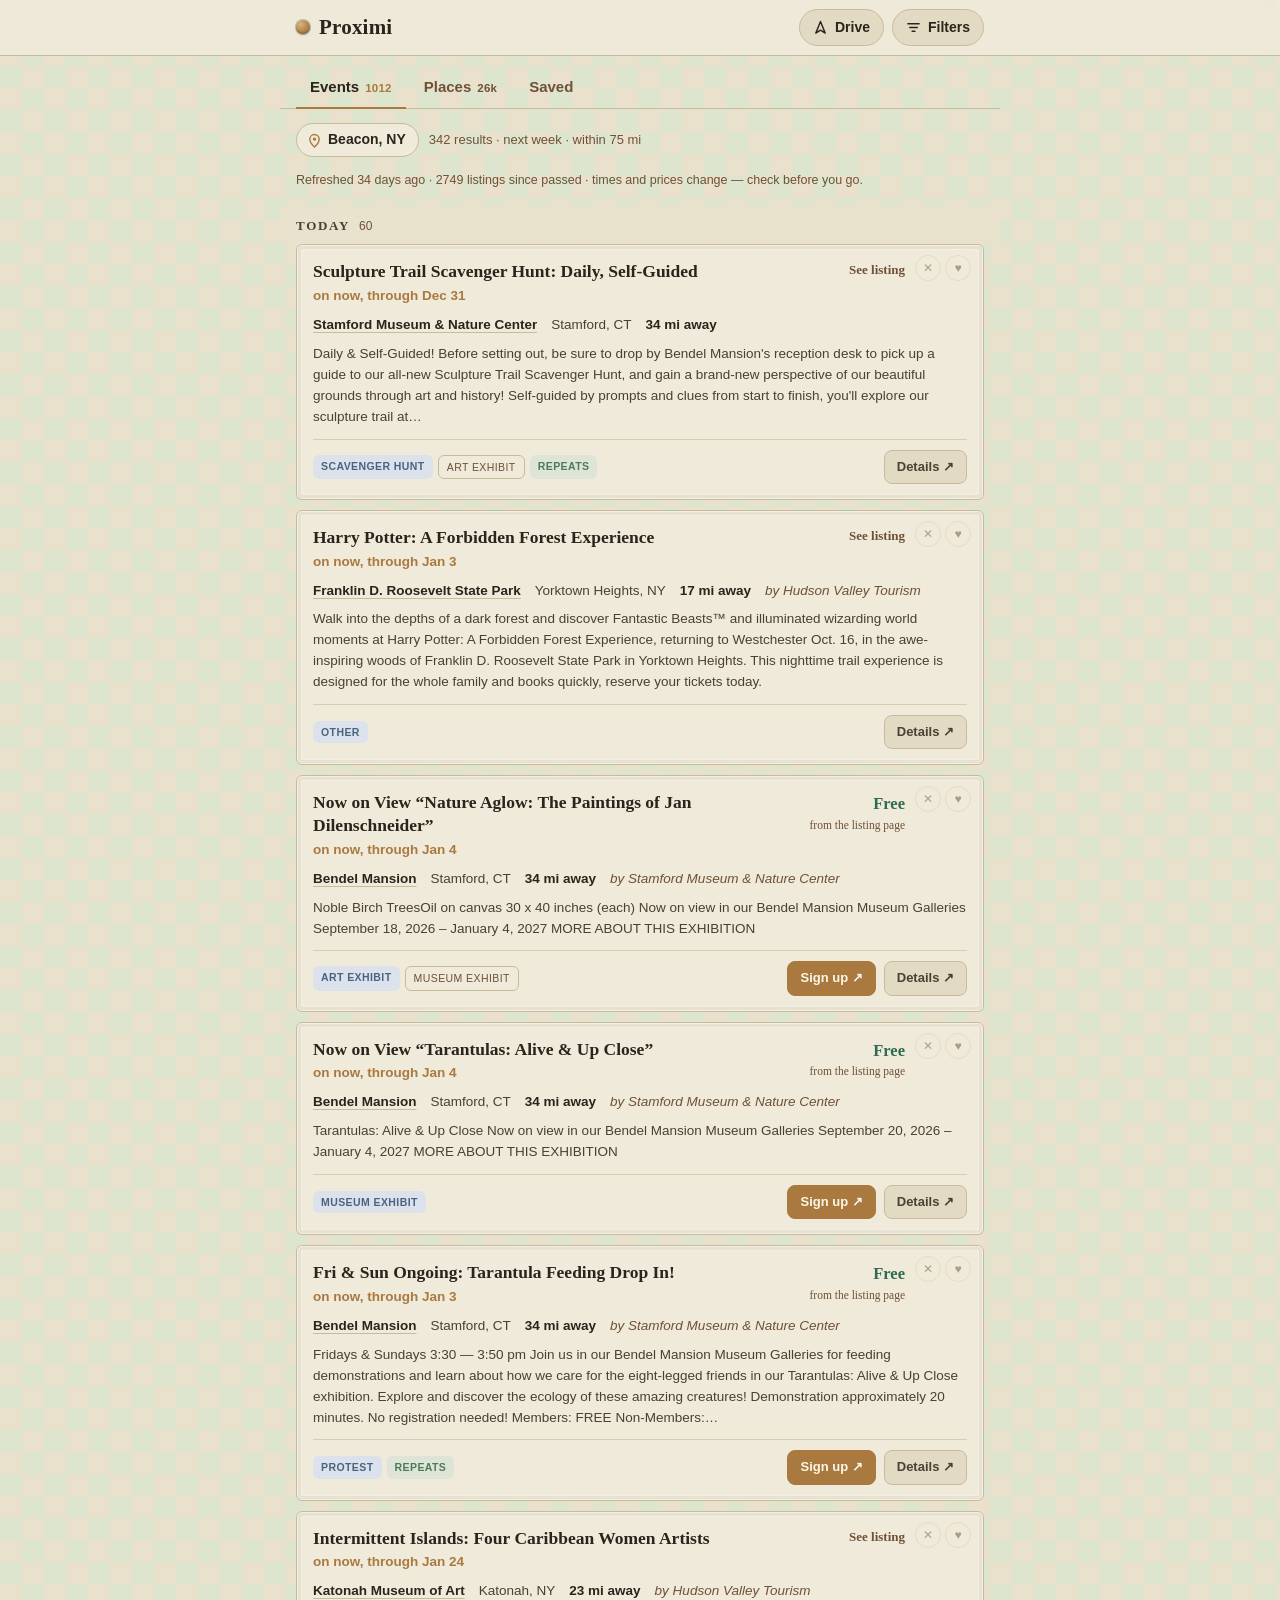
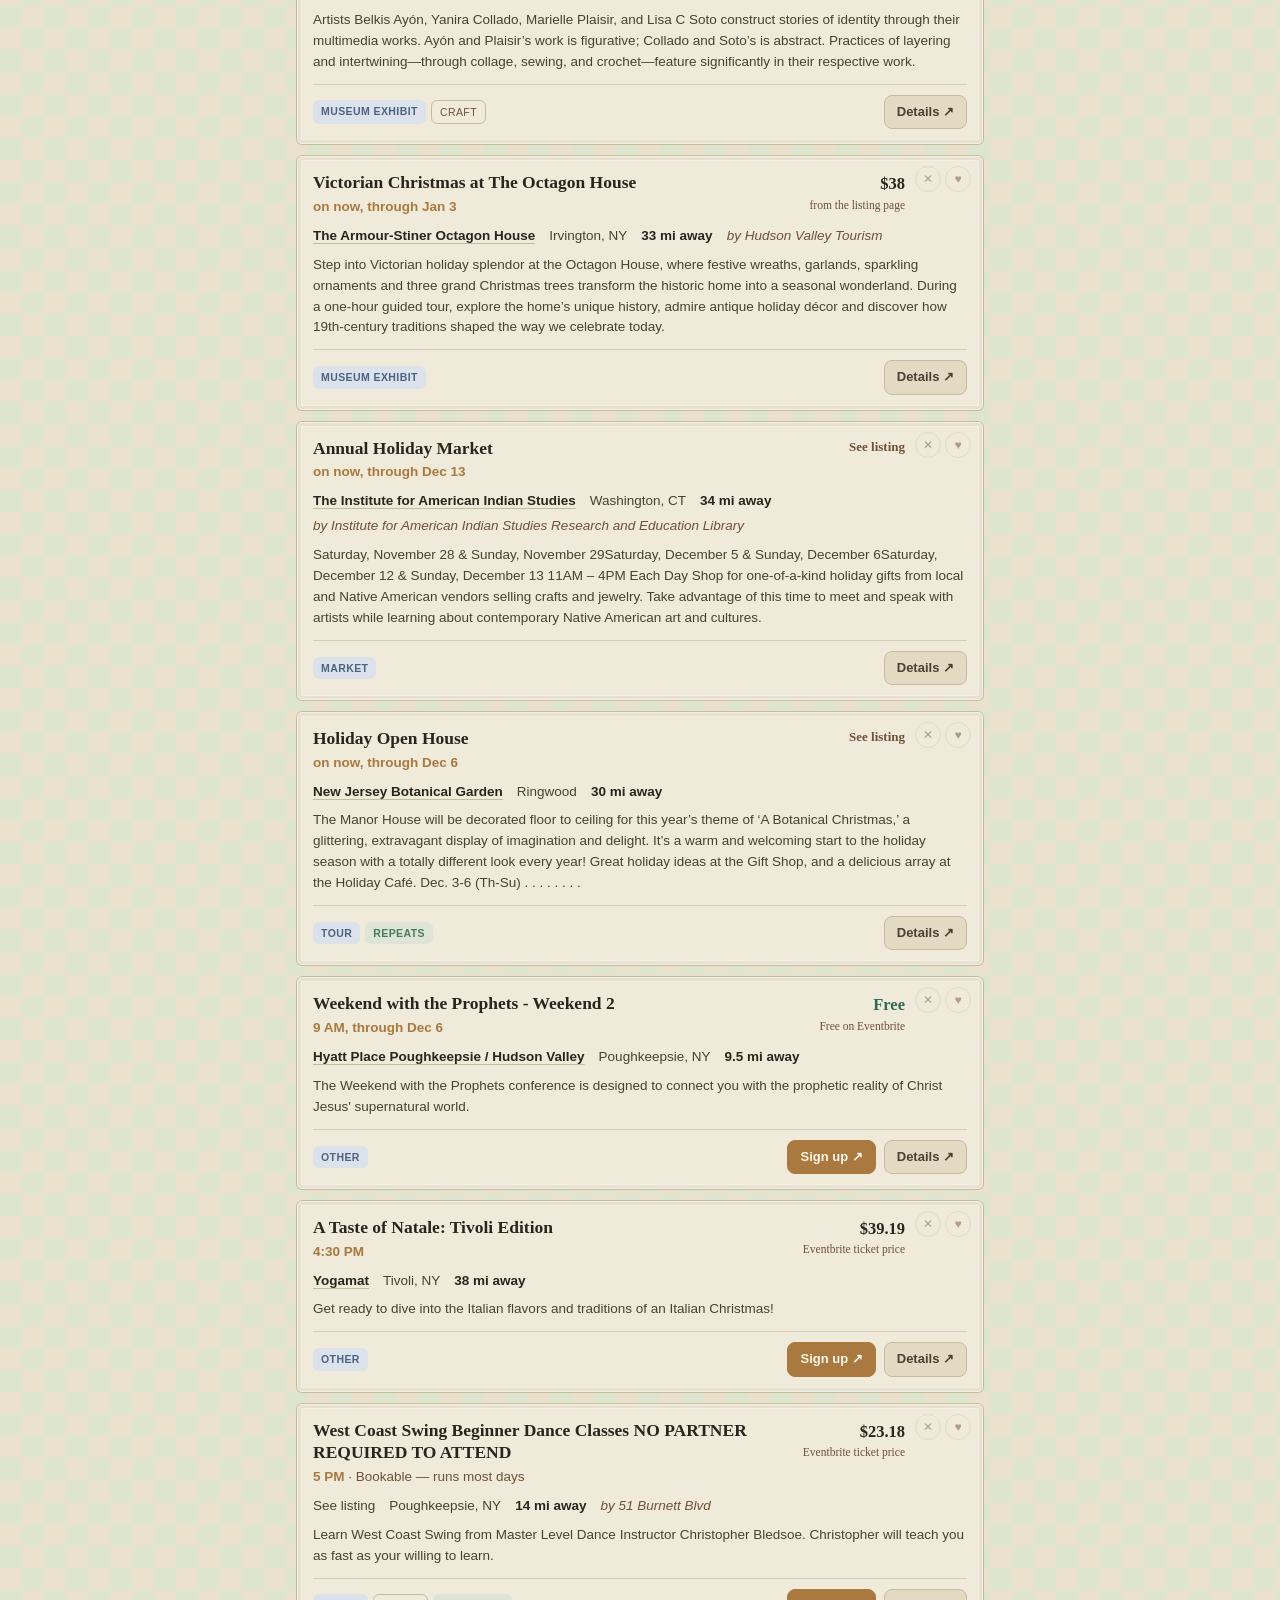
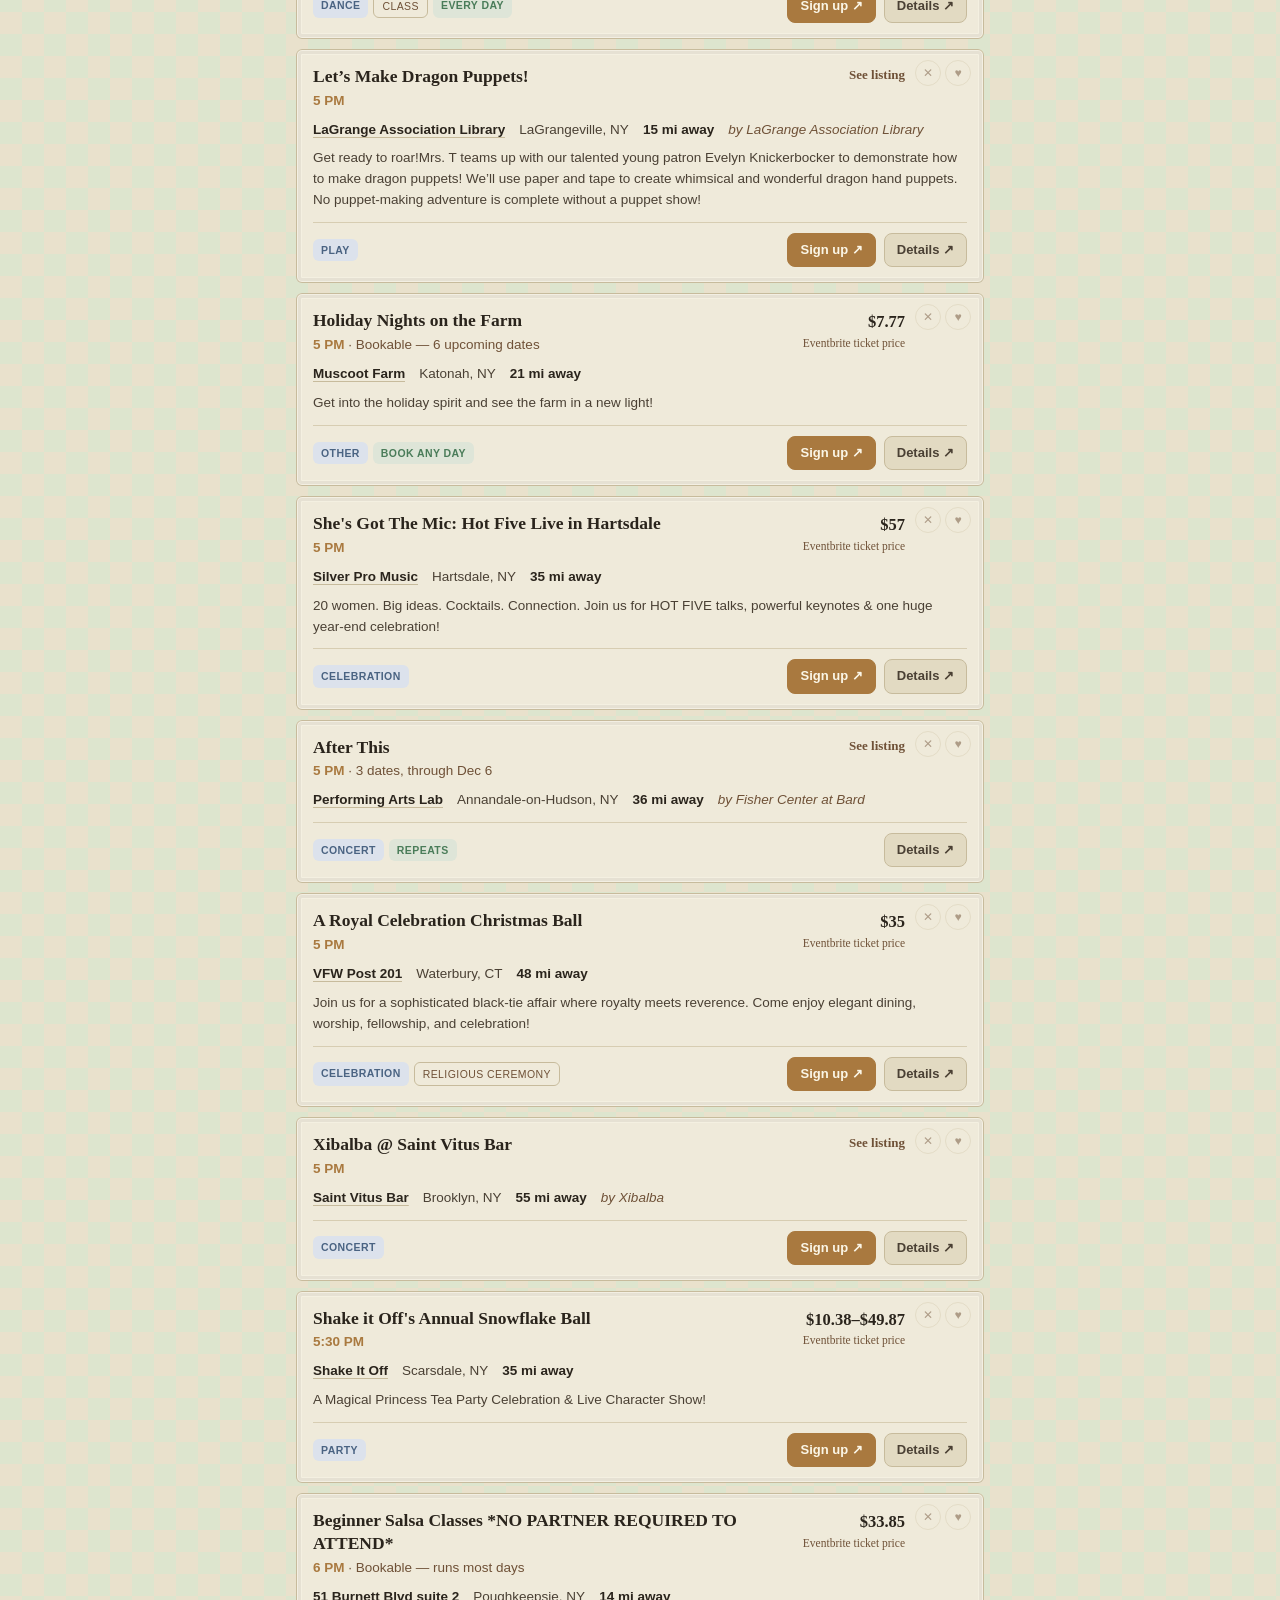
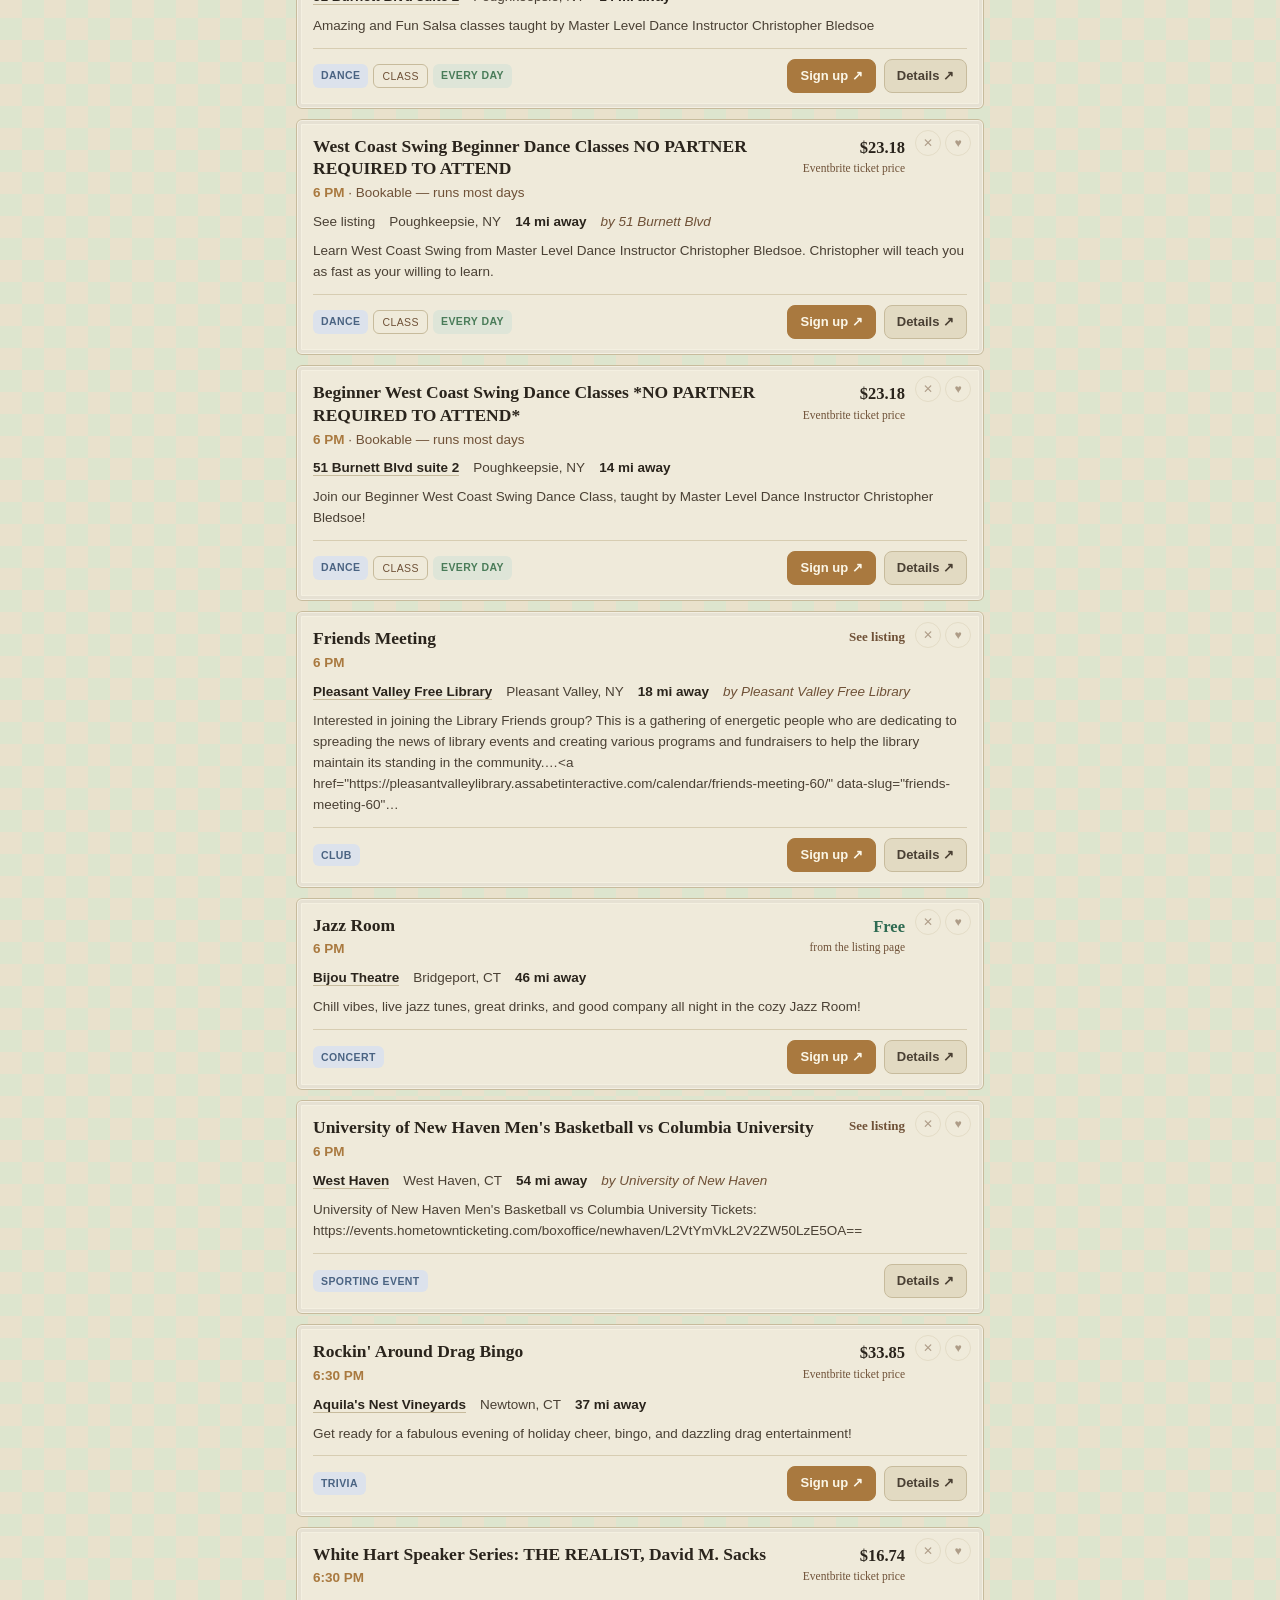
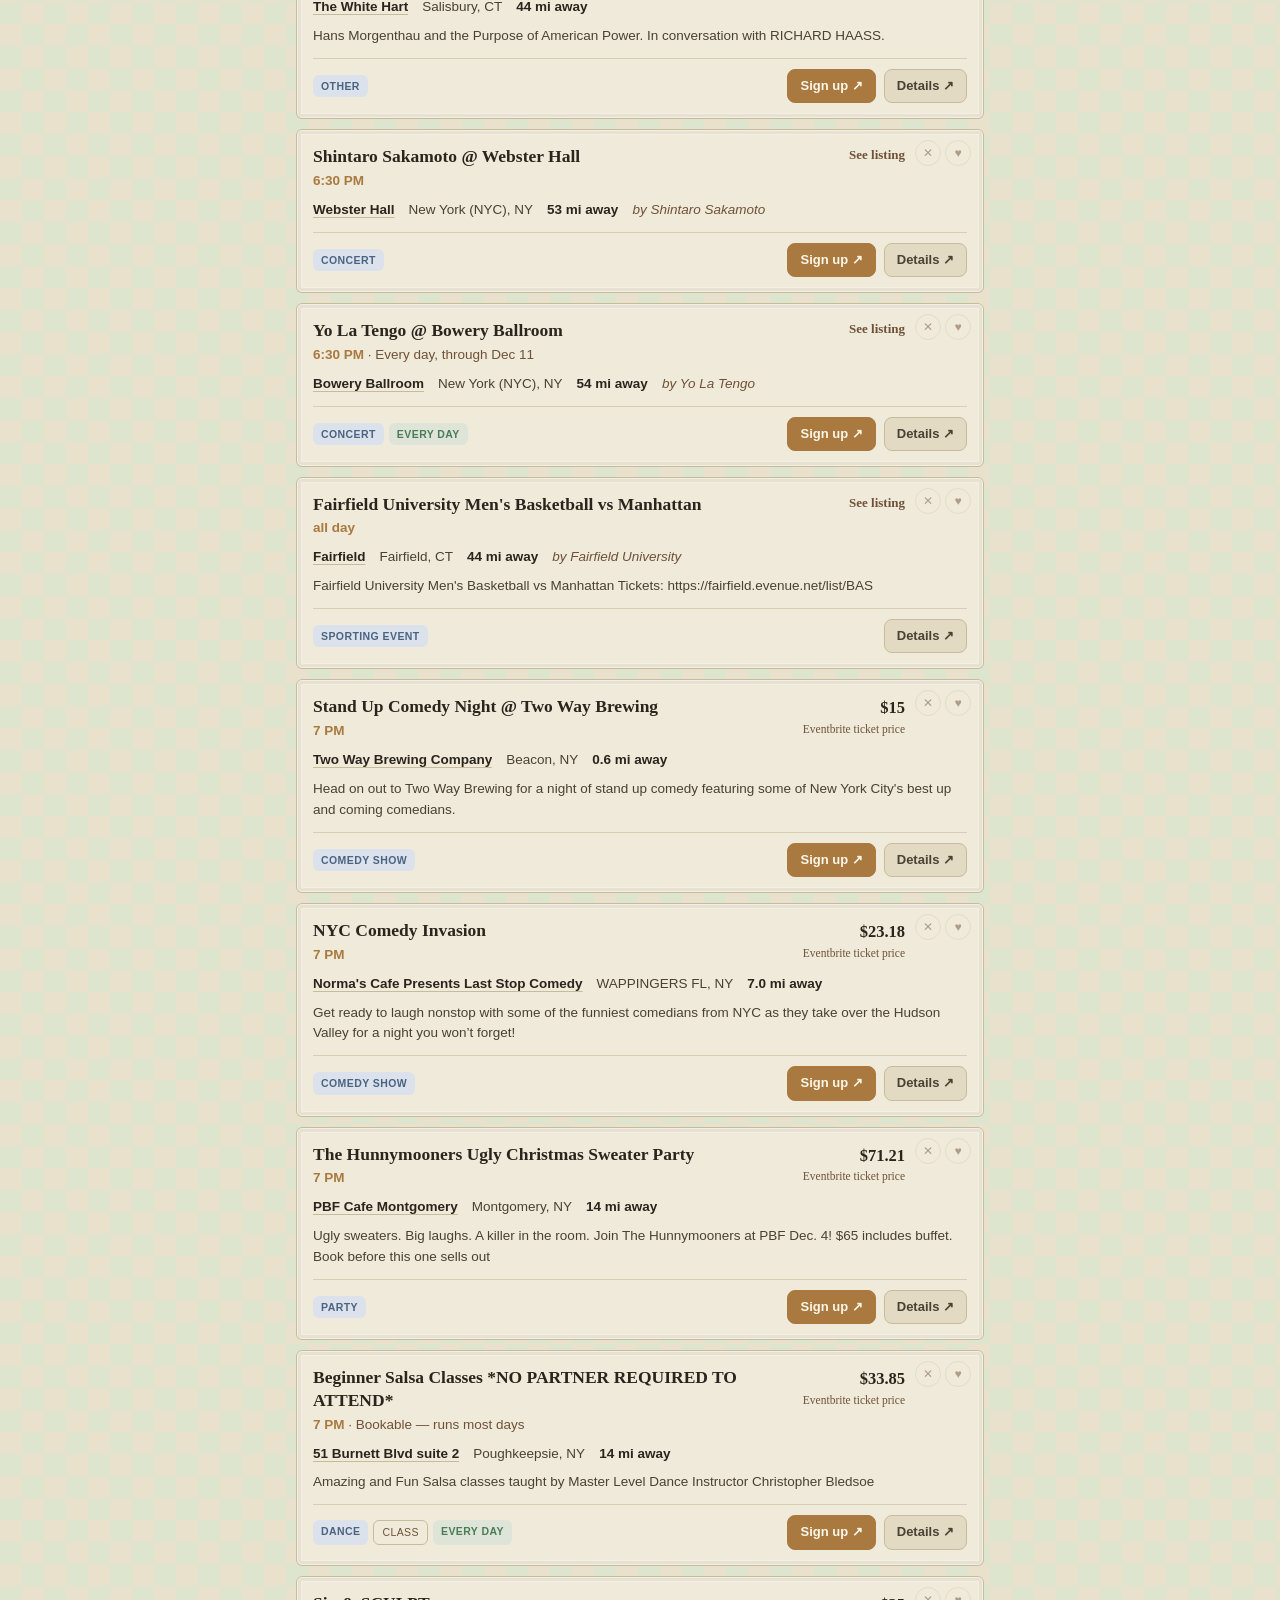
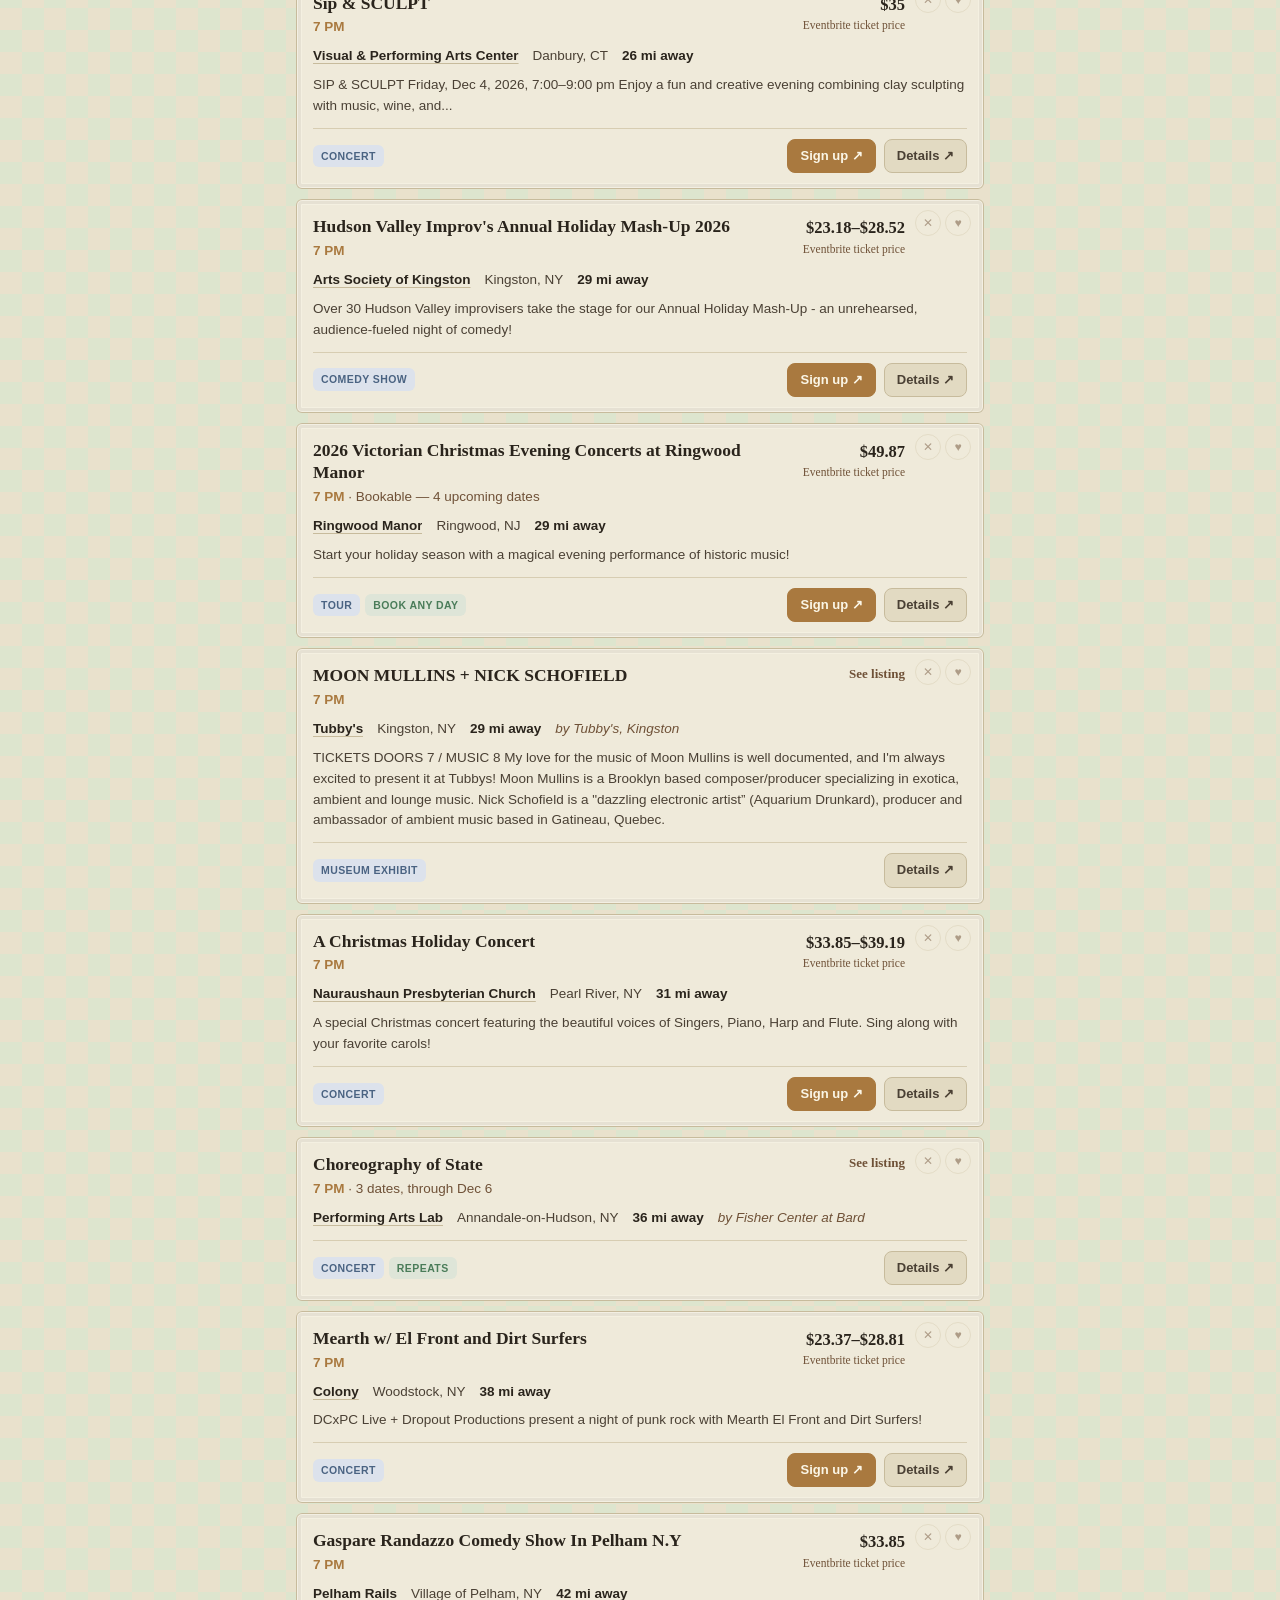
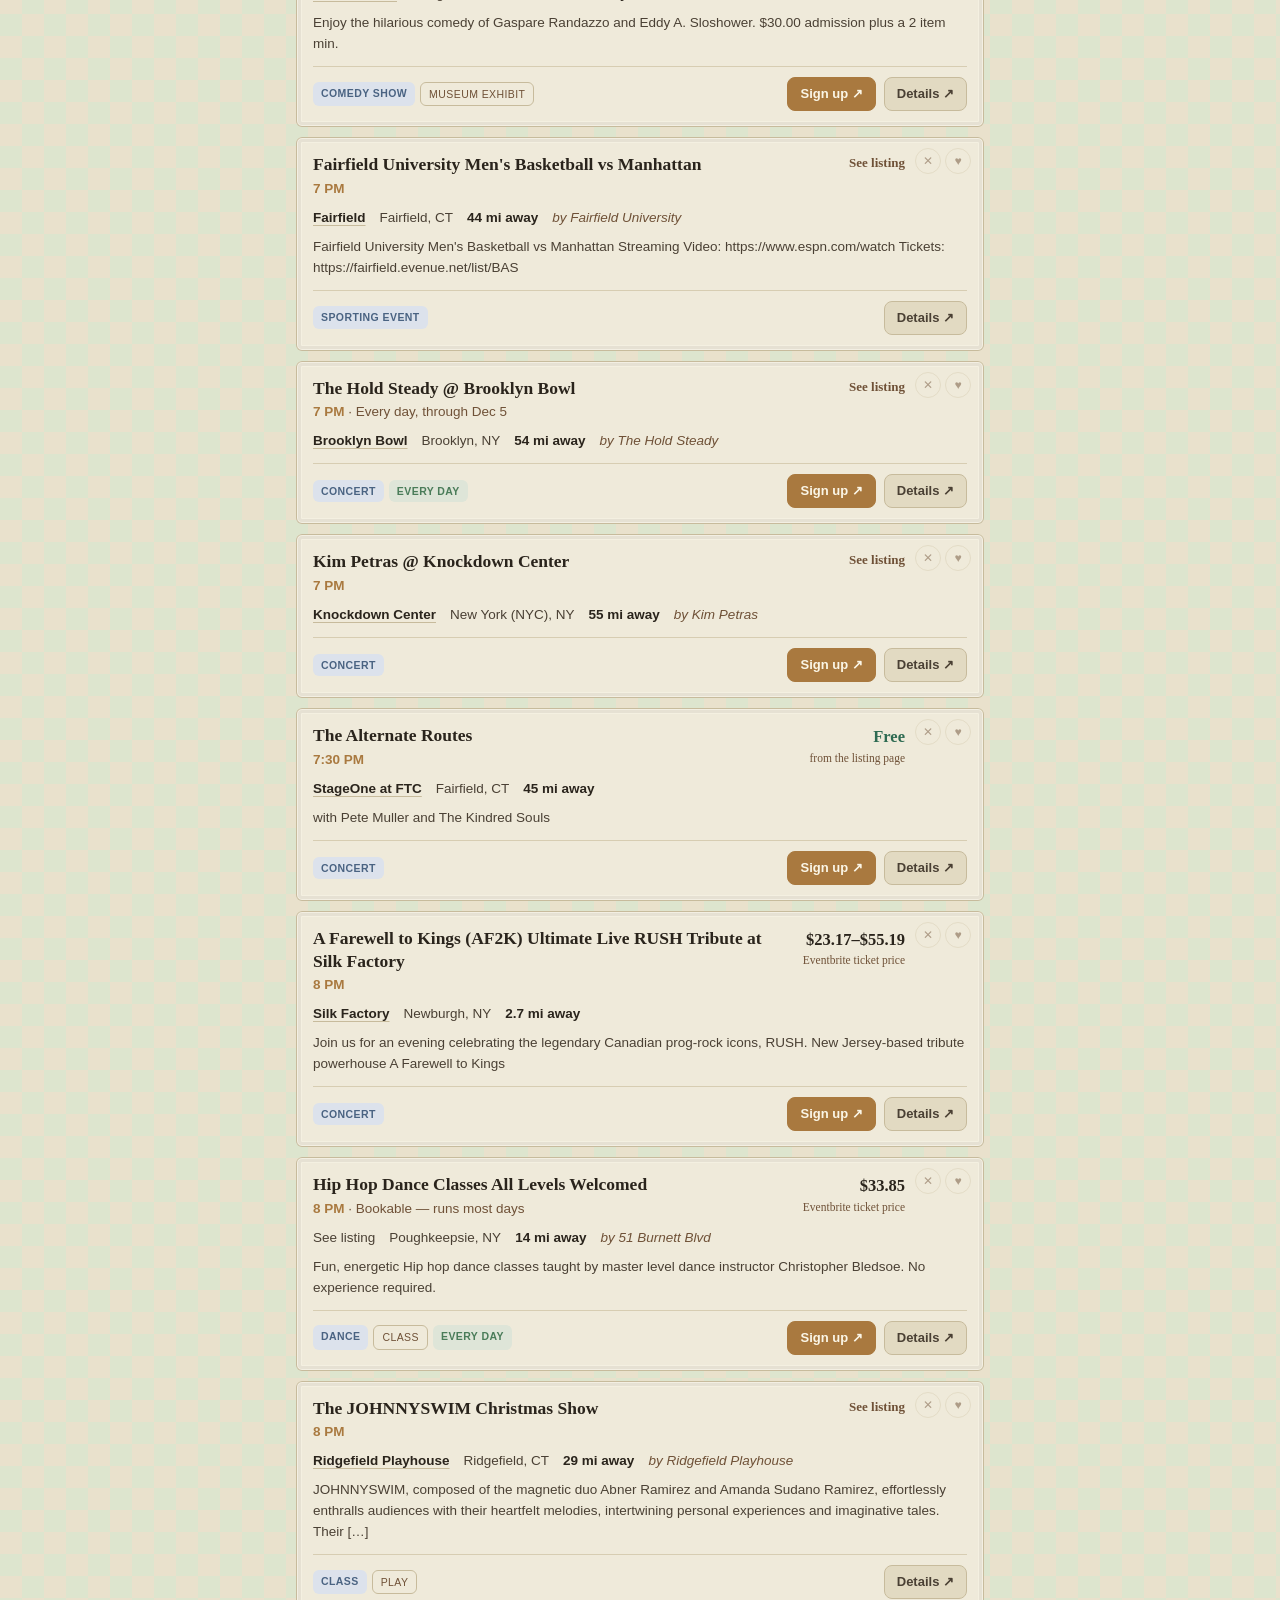
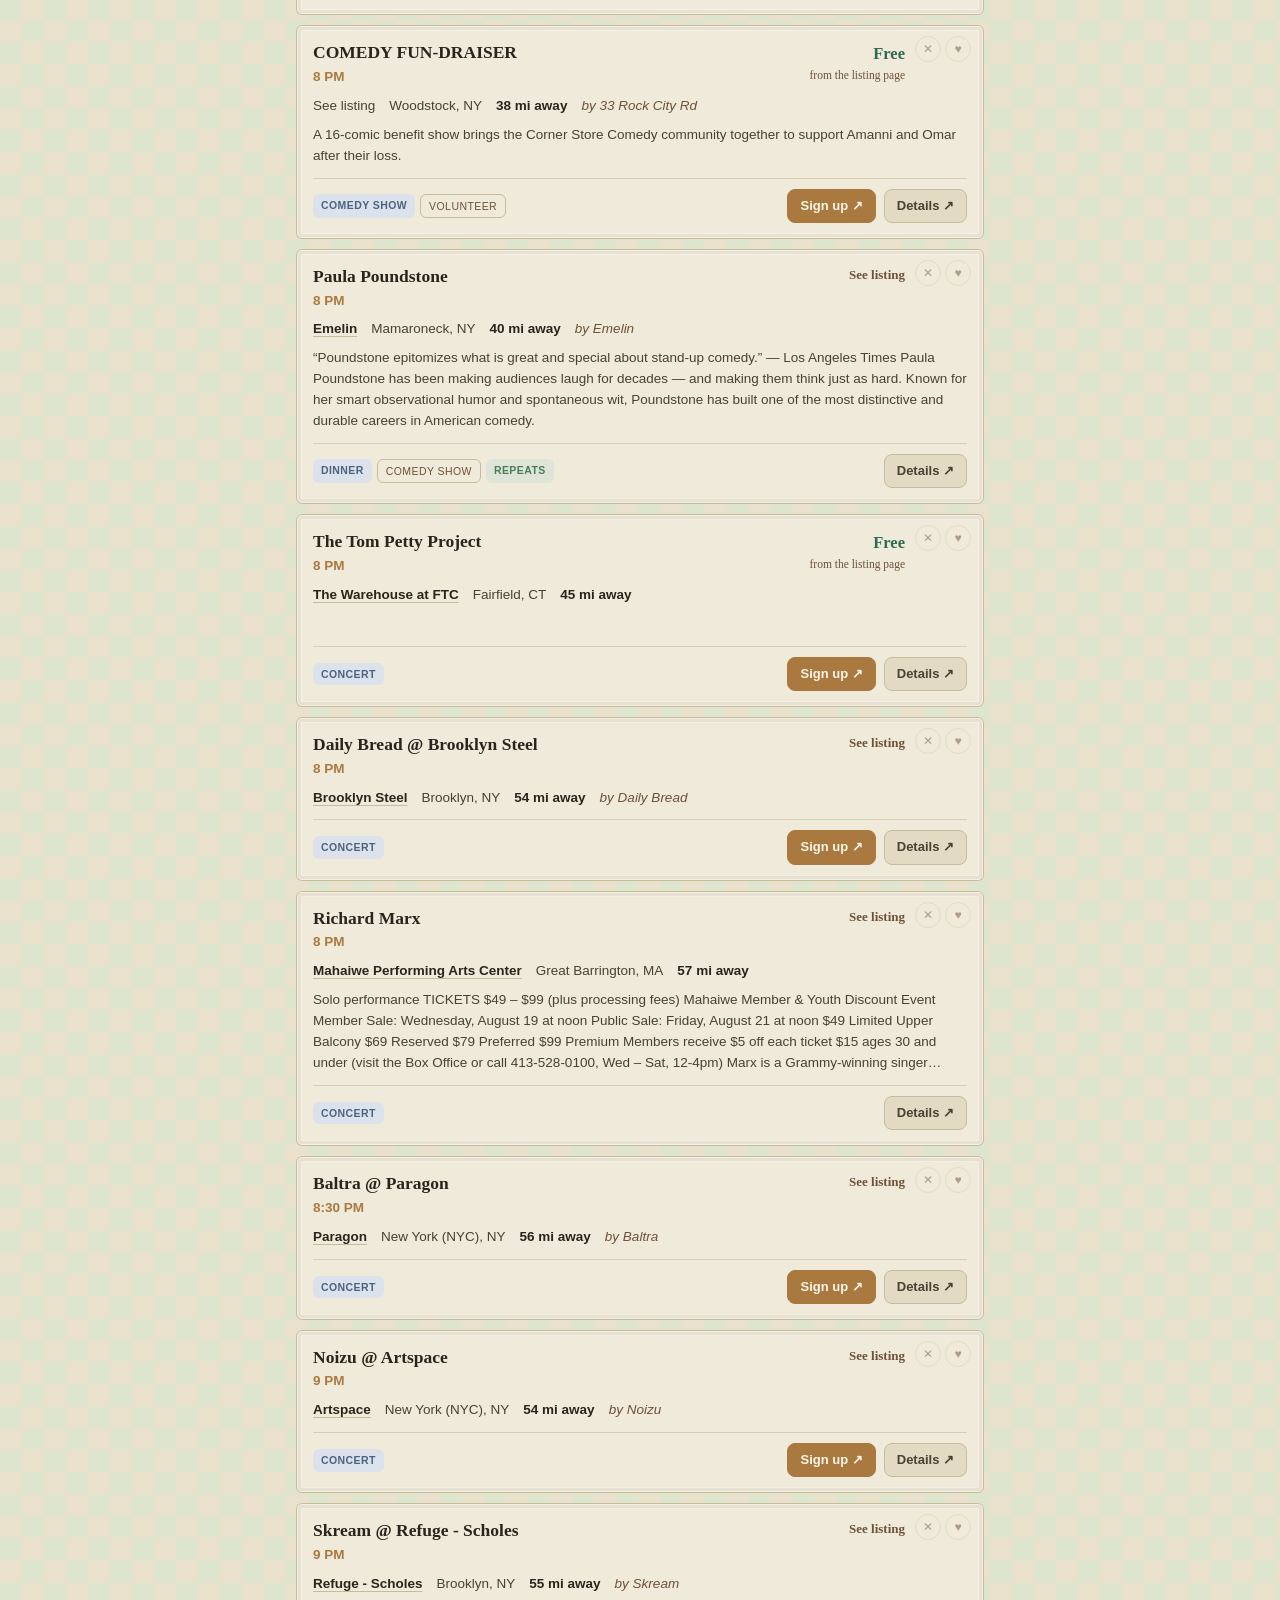
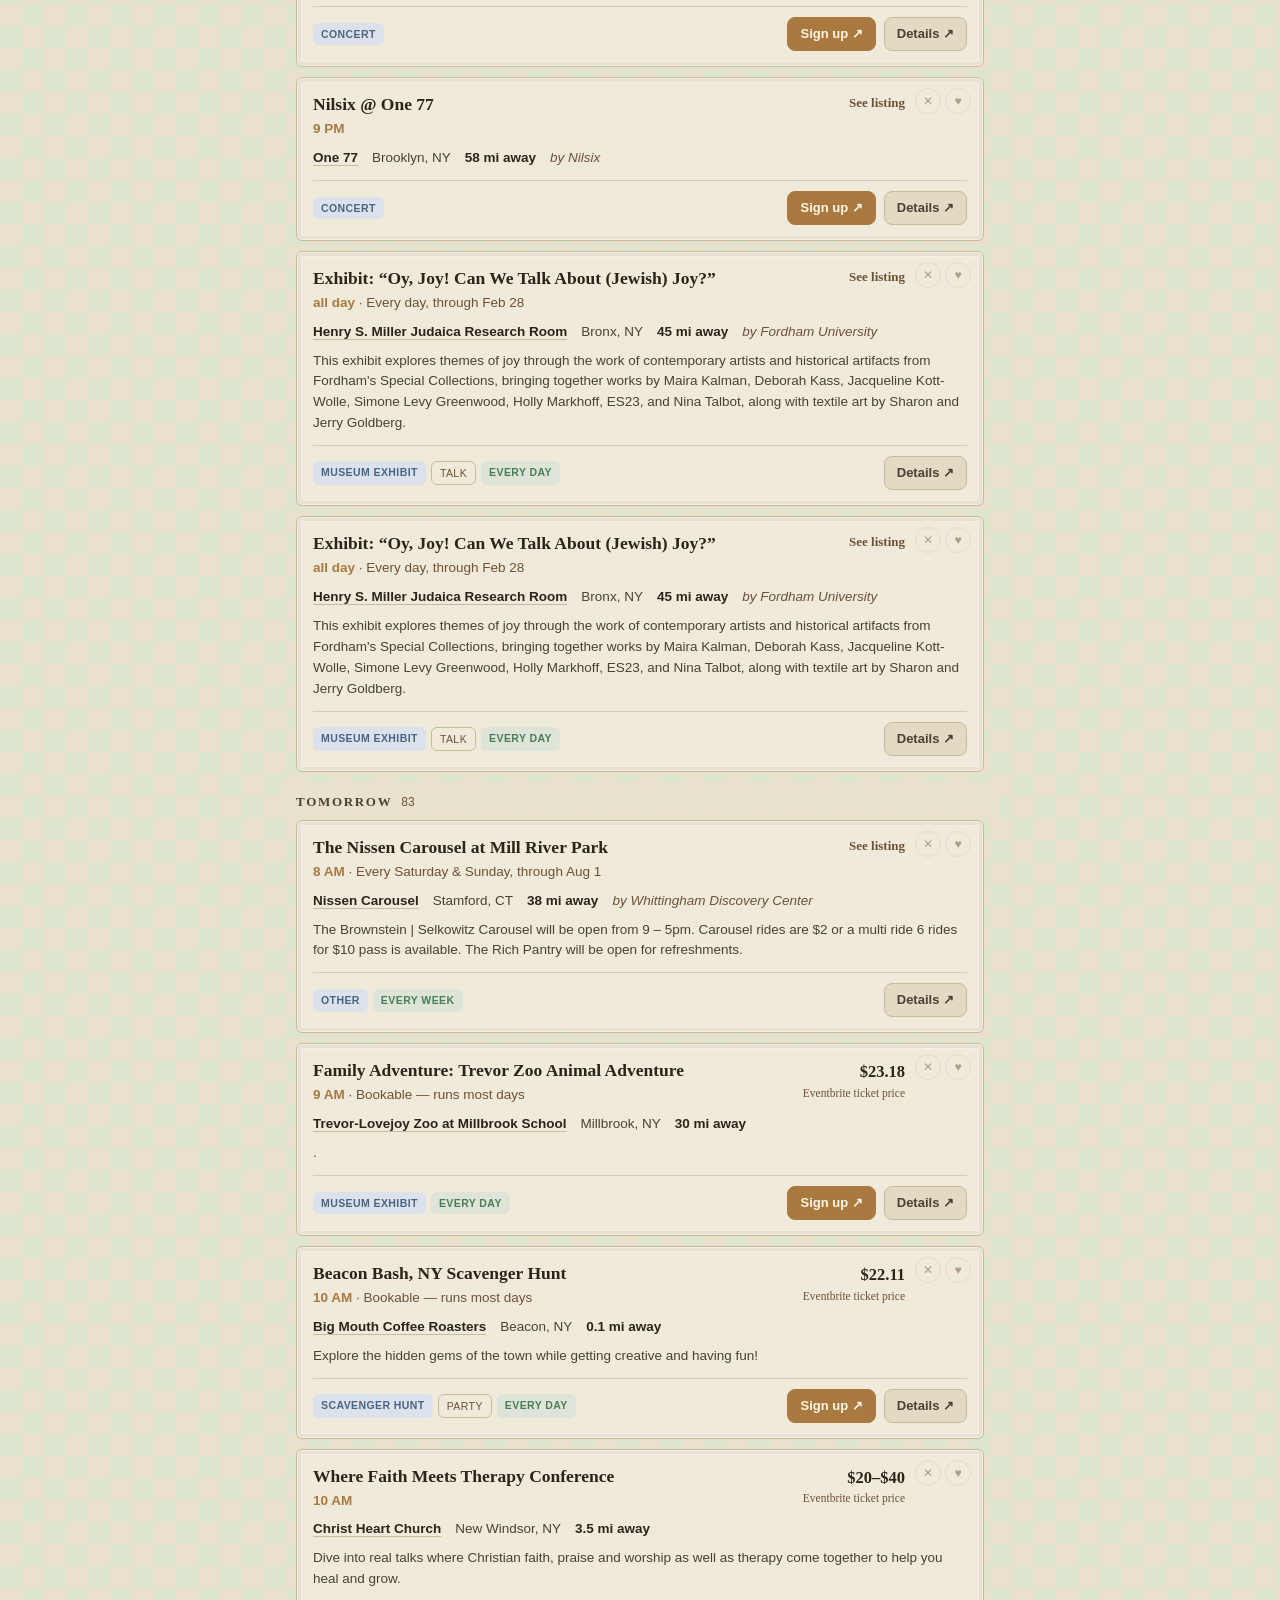
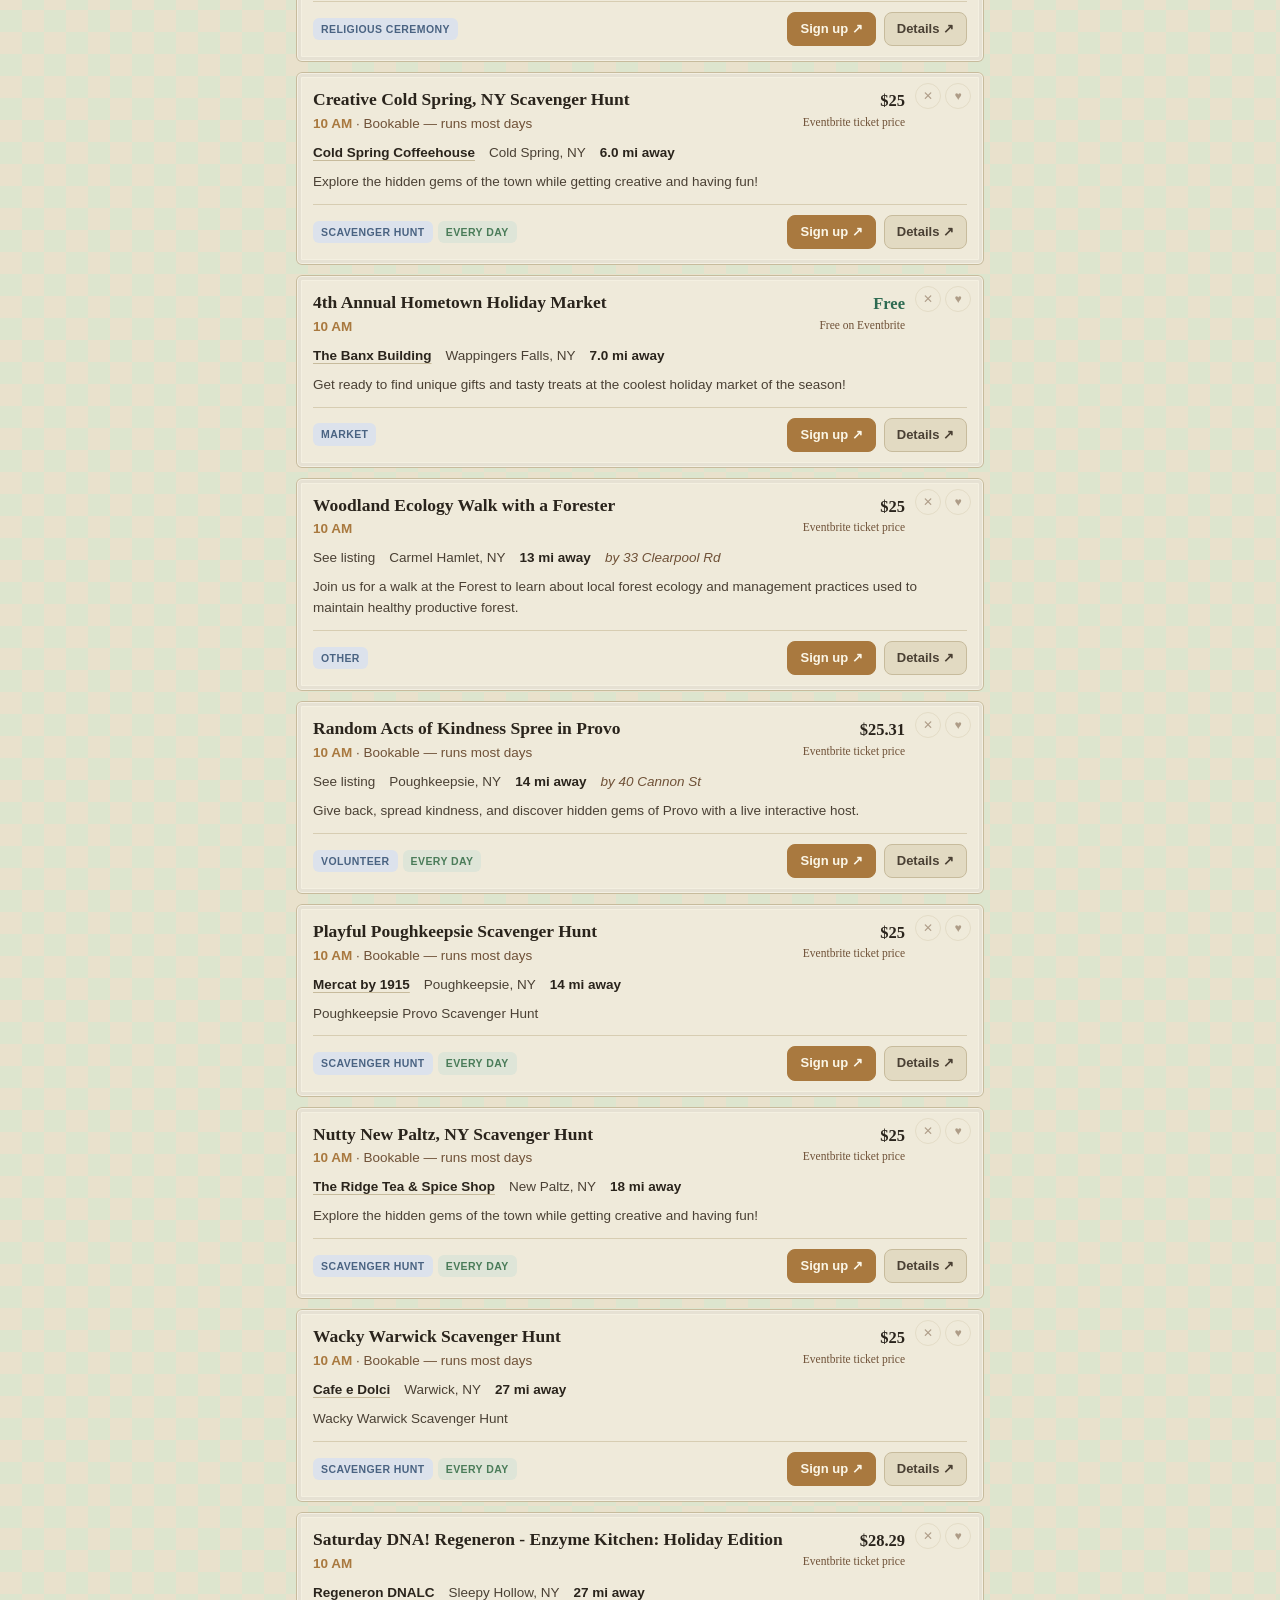
<file: index.html>
<!doctype html>
<html lang="en">
<head>
<meta charset="utf-8">
<meta name="viewport" content="width=device-width, initial-scale=1">
<title>Proximi — find things to do near you</title>
<meta name="description" content="Find events and activities happening near wherever you are.">
<meta name="theme-color" content="#E9E1CC" media="(prefers-color-scheme: light)">
<meta name="theme-color" content="#241C14" media="(prefers-color-scheme: dark)">
<link rel="manifest" href="manifest.webmanifest">
<link rel="icon" href="assets/icon-32.png" sizes="32x32" type="image/png">
<link rel="icon" href="assets/icon.svg" type="image/svg+xml">
<link rel="apple-touch-icon" href="assets/icon-180.png">
<meta name="apple-mobile-web-app-title" content="Proximi">
<link rel="stylesheet" href="assets/styles.css">
</head>
<body>

<header class="topbar">
  <div class="wrap topbar-inner">
    <div class="brand">
      <span class="brand-mark" aria-hidden="true"></span>
      <span class="brand-name">Proximi</span>
    </div>

    <div class="topbar-actions">
    <!-- Its own page: a full-screen map with its own lifecycle (GPS, speech,
         a screen lock), and the map library loads only for those who drive. -->
    <a class="filters-btn drive-link" href="drive.html">
      <svg viewBox="0 0 16 16" aria-hidden="true" class="ico">
        <path d="M8 1.5 13 14 8 10.8 3 14Z" stroke="currentColor" stroke-width="1.5"
              stroke-linejoin="round" fill="none"/>
      </svg>
      Drive
    </a>
    <button id="open-filters" class="filters-btn" type="button"
            aria-haspopup="dialog" aria-expanded="false" aria-controls="filter-sheet">
      <svg viewBox="0 0 16 16" aria-hidden="true" class="ico">
        <path d="M2 4h12M4 8h8M6.5 12h3" stroke="currentColor" stroke-width="1.6"
              stroke-linecap="round" fill="none"/>
      </svg>
      Filters
      <span class="filters-count" id="filters-count" hidden></span>
    </button>
    </div>
  </div>
</header>

<nav class="wrap viewtabs" role="tablist" aria-label="What to browse">
  <button type="button" id="tab-events" class="viewtab is-on" role="tab"
          aria-selected="true" aria-controls="events-view">
    Events<span class="viewtab-n" id="tab-events-n"></span>
  </button>
  <button type="button" id="tab-places" class="viewtab" role="tab"
          aria-selected="false" aria-controls="places-view">
    Places<span class="viewtab-n" id="tab-places-n"></span>
  </button>
  <button type="button" id="tab-saved" class="viewtab" role="tab"
          aria-selected="false" aria-controls="saved-view">
    Saved<span class="viewtab-n" id="tab-saved-n"></span>
  </button>
</nav>

<div class="wrap contextbar">
  <button id="open-location" class="context-chip" type="button">
    <svg viewBox="0 0 16 16" aria-hidden="true" class="ico">
      <path d="M8 15s5-4.6 5-8.4A5 5 0 0 0 3 6.6C3 10.4 8 15 8 15Z"
            stroke="currentColor" stroke-width="1.5" fill="none"/>
      <circle cx="8" cy="6.5" r="1.8" fill="currentColor"/>
    </svg>
    <span id="context-place">Loading…</span>
  </button>
  <span class="context-scope" id="context-scope"></span>
</div>

<div class="wrap">
  <p class="venue-banner" id="venue-banner" hidden>
    Showing only <strong id="venue-banner-name"></strong>
    <span class="venue-banner-note" id="venue-banner-note" hidden>— filters paused,
      so this is everything they have on</span>
    <button type="button" id="venue-banner-clear">Show everywhere</button>
  </p>
</div>

<main class="wrap">
  <div id="events-view" role="tabpanel" aria-labelledby="tab-events">
    <p class="freshness" id="data-banner" hidden></p>
    <ul id="list" class="list"></ul>
    <p id="empty" class="empty" hidden></p>
  </div>

  <div id="saved-view" role="tabpanel" aria-labelledby="tab-saved" hidden>
    <p class="places-intro">Everything you swiped right on. Swipe one right again
      to put it on your calendar, left to drop it.</p>
    <ul id="saved-list" class="list"></ul>
    <p id="saved-empty" class="empty" hidden></p>

    <section class="saved-places" id="saved-places-block" hidden>
      <h2 class="saved-h">Places you liked</h2>
      <ul id="saved-places" class="places-list"></ul>
    </section>
  </div>

  <div id="places-view" role="tabpanel" aria-labelledby="tab-places" hidden>
    <p class="places-intro" id="places-intro">Somewhere to go, whether or not
      anything is on. Swipe a place right to like it, left to mute it.</p>
    <div class="places-controls">
      <input id="places-search" type="search" placeholder="Search places or towns…"
             autocomplete="off" aria-label="Search places">
      <label class="places-sort">
        <span class="sr-only">Sort places</span>
        <select id="places-sort">
          <option value="near">Nearest first</option>
          <option value="events">Most going on</option>
          <option value="name">By name</option>
        </select>
      </label>
    </div>
    <!-- Somewhere to eat is five times the size of somewhere to go and is a
         different question, so it is a scope rather than two more chips in a
         list of thirty. "To visit" is the default: this page has always been
         the directory, and it stays that until somebody asks for dinner. -->
    <div class="places-scope chips" id="places-scope" role="group"
         aria-label="What you are looking for"></div>
    <div class="places-controls">
      <label class="places-kind-field">
        <span class="sr-only">Kind of place</span>
        <select id="places-kinds"></select>
      </label>
    </div>
    <div class="places-controls" id="places-food" hidden>
      <label class="places-kind-field">
        <span class="sr-only">Kind of food</span>
        <select id="places-cuisines"></select>
      </label>
    </div>
    <div class="places-toggles">
      <label class="places-toggle">
        <input type="checkbox" id="places-saved"> Liked only
      </label>
      <label class="places-toggle">
        <input type="checkbox" id="places-events"> Has something on
      </label>
      <label class="places-toggle" id="places-open-wrap" hidden>
        <input type="checkbox" id="places-open"> Open now
      </label>
      <label class="places-toggle" id="places-indie-wrap" hidden>
        <input type="checkbox" id="places-indie"> Independents only
      </label>
    </div>
    <p class="places-hint" id="places-food-hint" hidden>Hours and cuisines are
      whatever OpenStreetMap records, and a kitchen closes earlier than a bar —
      ring ahead before driving.</p>
    <p class="places-summary" id="places-summary"></p>
    <ul id="places-list" class="places-list"></ul>
    <p class="fine places-credit">Place data from
      <a href="https://www.openstreetmap.org/copyright">OpenStreetMap</a> contributors (ODbL),
      plus venues we know from the event feed.</p>
  </div>
</main>

<p class="build-stamp" id="build-stamp" hidden></p>

<div id="toast" class="toast" role="status" aria-live="polite" hidden>
  <span class="toast-msg"></span>
  <button type="button" class="toast-undo">Undo</button>
</div>

<footer class="footer wrap">
  <p>Proximi · <a href="https://github.com/StarrySidekick/Proximi">source on GitHub</a></p>
  <p class="fine">Place search by <a href="https://www.openstreetmap.org/copyright">OpenStreetMap</a> / Nominatim.</p>
</footer>


<!-- ── Filter sheet ─────────────────────────────────────── -->
<div class="scrim" id="scrim" hidden></div>

<aside class="sheet" id="filter-sheet" role="dialog" aria-modal="true"
       aria-labelledby="sheet-title" hidden>

  <header class="sheet-head">
    <h2 id="sheet-title">Filters</h2>
    <button id="close-filters" class="icon-btn" type="button" aria-label="Close filters">
      <svg viewBox="0 0 16 16" aria-hidden="true" class="ico">
        <path d="M4 4l8 8M12 4l-8 8" stroke="currentColor" stroke-width="1.7" stroke-linecap="round"/>
      </svg>
    </button>
  </header>

  <div class="sheet-body">

    <section class="group" aria-labelledby="g-loc">
      <h3 class="group-h" id="g-loc">Location</h3>
      <div class="loc-row">
        <button id="use-my-location" class="btn btn-primary" type="button">Use my location</button>
      </div>
      <form id="place-form" class="place-form" role="search">
        <label class="sr-only" for="place-input">Search for a place</label>
        <input id="place-input" type="text" placeholder="Town, city or address…" autocomplete="off">
        <button class="btn" type="submit">Go</button>
      </form>
      <div class="chips" id="presets"></div>
      <p class="loc-status" id="loc-status" role="status" aria-live="polite"></p>
    </section>

    <!-- One tap for the question the app exists to answer. It moves four
         filters that are all visible below, so it is a shortcut rather than
         a mode and Reset undoes it. -->
    <section class="group" aria-labelledby="g-quick">
      <h3 class="group-h" id="g-quick">Quick</h3>
      <div class="chips">
        <button type="button" id="tonight-free" class="chip">Free tonight, nearby</button>
      </div>
    </section>

    <section class="group" aria-labelledby="g-when">
      <h3 class="group-h" id="g-when">When</h3>
      <div class="chips" id="horizon" role="group" aria-label="How far ahead to look"></div>
    </section>

    <section class="group" aria-labelledby="g-dist">
      <h3 class="group-h" id="g-dist">Distance</h3>
      <label class="field-label" for="radius">
        Search radius — <output id="radius-out"></output>
      </label>
      <input id="radius" type="range" min="5" max="105" step="5" value="75">
      <div class="range-ends"><span>5</span><span>Any distance</span></div>
      <label class="check"><input type="checkbox" id="units-km"> Show kilometers</label>
    </section>

    <section class="group" aria-labelledby="g-rep">
      <h3 class="group-h" id="g-rep">Repeating</h3>
      <div class="chips" id="repeats" role="group" aria-label="One-off or repeating"></div>
      <p class="hint">Things like a weekly market or a monthly clinic come round again.</p>
    </section>

    <section class="group" aria-labelledby="g-who">
      <h3 class="group-h" id="g-who">Who it's for</h3>
      <label class="check"><input type="checkbox" id="show-kids"> Family &amp; kids events</label>
      <label class="check"><input type="checkbox" id="show-seniors"> Senior-focused events</label>
      <label class="check"><input type="checkbox" id="show-adults" checked> 21+ events</label>
      <div class="field decided">
        <span class="field-label">Your picks</span>
        <p class="hint" id="hidden-note">Nothing hidden yet.</p>
        <div class="decided-actions">
          <button type="button" id="show-hidden" class="chip" aria-pressed="false" hidden>Show hidden</button>
          <button type="button" id="clear-hidden" class="chip" hidden>Restore all hidden</button>
        </div>
        <p class="hint">Swipe a card left to hide it, right to save it to the
          Saved tab — or use the buttons on the card. Either way it leaves the
          feed, so the list is only ever what you have not decided about yet.
          Swiping a repeating listing left asks whether you mean this one time
          or every time. Kept in this browser only.</p>
      </div>

      <p class="hint">Family &amp; kids covers anything aimed at children or at
        families with young children; senior-focused means a programme for older
        adults, like a senior breakfast club. A listing merely open to everyone —
        a county fair, an outdoor concert — always shows.</p>
    </section>

    <section class="group" aria-labelledby="g-what">
      <h3 class="group-h" id="g-what">What</h3>
      <div class="field">
        <label class="field-label" for="q">Search</label>
        <input id="q" type="search" placeholder="Keyword, venue or town…">
      </div>
      <div class="field">
        <span class="field-label">Kind of thing</span>
        <div id="types" class="chips" role="group" aria-label="Filter by type"></div>
        <p class="hint">Click once to show only that kind, twice to hide it
          everywhere (struck through), a third time to clear it.</p>
      </div>
    </section>

    <section class="group" aria-labelledby="g-feat">
      <h3 class="group-h" id="g-feat">Features</h3>
      <label class="check"><input type="checkbox" id="food-only"> Food or drink</label>
      <label class="check"><input type="checkbox" id="outdoor-only"> Outdoors</label>
      <label class="check"><input type="checkbox" id="interested-only">
        Only places I like
        <span class="check-n" id="interested-n"></span>
      </label>
      <div class="field" style="margin-top:11px">
        <span class="field-label">Time of day</span>
        <div id="tod" class="chips" role="group" aria-label="Filter by time of day"></div>
      </div>
    </section>

    <section class="group" aria-labelledby="g-cost">
      <h3 class="group-h" id="g-cost">Cost</h3>
      <label class="field-label" for="price">
        Max price — <output id="price-out"></output>
      </label>
      <input id="price" type="range" min="0" max="101" step="1" value="100">
      <div class="range-ends"><span>Free</span><span>Any price</span></div>
      <label class="check"><input type="checkbox" id="free-only"> Free only</label>
      <label class="check"><input type="checkbox" id="signup-only"> Needs sign-up</label>
    </section>

    <section class="group" aria-labelledby="g-sort">
      <h3 class="group-h" id="g-sort">Sort</h3>
      <div class="field">
        <label class="sr-only" for="sort">Sort by</label>
        <select id="sort">
          <option value="soonest">Soonest, then nearest</option>
          <option value="nearest">Nearest first</option>
          <option value="cheapest">Cheapest first</option>
        </select>
      </div>
      <p class="hint">Day headings show only when sorting by soonest.</p>
    </section>

  </div>

  <footer class="sheet-foot">
    <button id="reset-filters" class="btn btn-ghost" type="button">Reset</button>
    <button id="apply-filters" class="btn btn-primary" type="button">Show results</button>
  </footer>
</aside>

<!-- ── "Just this one, or every time?" ───────────────────
     A repeating listing has two honest answers to a left swipe, and guessing
     wrong is the difference between hiding tonight's trivia and hiding trivia
     for ever. So ask, once, on the swipe itself. -->
<div class="scrim" id="choice-scrim" hidden></div>
<div class="choice" id="choice-dialog" role="dialog" aria-modal="true"
     aria-labelledby="choice-title" hidden>
  <h2 class="choice-title" id="choice-title">This one repeats</h2>
  <p class="choice-sub" id="choice-sub"></p>
  <div class="choice-actions">
    <button type="button" class="btn btn-primary" id="choice-once"></button>
    <button type="button" class="btn" id="choice-series">Hide every time</button>
    <button type="button" class="btn btn-ghost" id="choice-cancel">Cancel</button>
  </div>
</div>

<!-- ── Detail sheet ─────────────────────────────────────
     One sheet, two tenants: tap a listing card and it fills with the whole
     event; tap a place row and it fills with the place. Its own scrim, so
     wiring never tangles with the filter sheet's. -->
<div class="scrim" id="detail-scrim" hidden></div>

<aside class="sheet detail-sheet" id="detail-sheet" role="dialog" aria-modal="true"
       aria-labelledby="detail-title" hidden>
  <header class="sheet-head">
    <h2 id="detail-title" class="detail-title"></h2>
    <button id="close-detail" class="icon-btn" type="button" aria-label="Close">
      <svg viewBox="0 0 16 16" aria-hidden="true" class="ico">
        <path d="M4 4l8 8M12 4l-8 8" stroke="currentColor" stroke-width="1.7" stroke-linecap="round"/>
      </svg>
    </button>
  </header>
  <div class="sheet-body" id="detail-body"></div>
  <footer class="sheet-foot detail-foot" id="detail-foot"></footer>
</aside>

<script src="assets/hours.js"></script>
<script src="assets/app.js"></script>
</body>
</html>
</file>
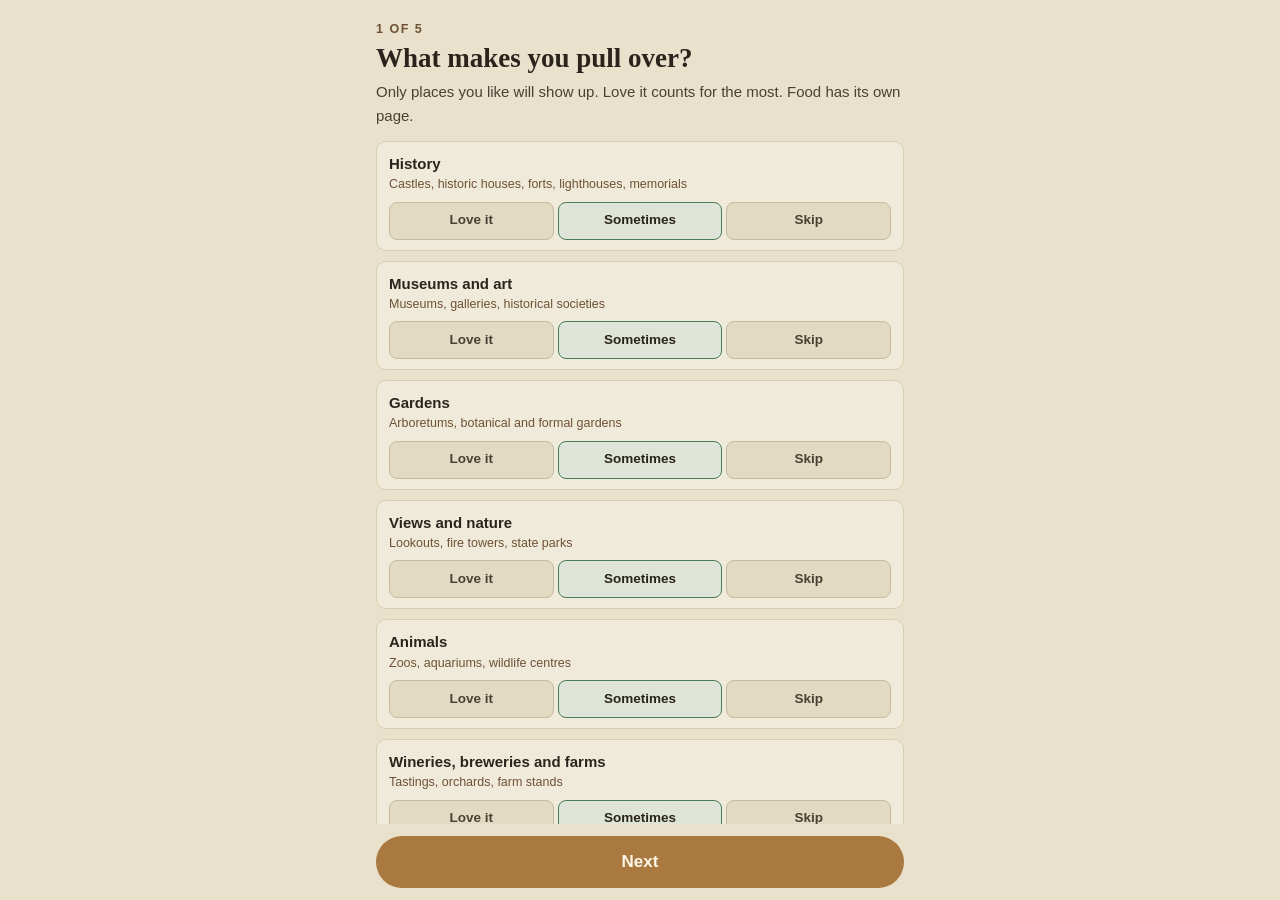
<file: drive.html>
<!doctype html>
<html lang="en">
<head>
<meta charset="utf-8">
<meta name="viewport" content="width=device-width, initial-scale=1, viewport-fit=cover">
<title>Proximi Drive</title>
<meta name="description" content="A driving buddy: places worth a short detour from the road you are on, beside a heading-up map.">
<meta name="theme-color" content="#E9E1CC" media="(prefers-color-scheme: light)">
<meta name="theme-color" content="#241C14" media="(prefers-color-scheme: dark)">
<link rel="manifest" href="manifest.webmanifest">
<link rel="icon" href="assets/icon-32.png" sizes="32x32" type="image/png">
<link rel="icon" href="assets/icon.svg" type="image/svg+xml">
<link rel="apple-touch-icon" href="assets/icon-180.png">
<meta name="apple-mobile-web-app-title" content="Proximi">
<link rel="stylesheet" href="assets/vendor/maplibre/maplibre-gl.css">
<link rel="stylesheet" href="assets/styles.css">
<link rel="stylesheet" href="assets/drive.css">
</head>
<body class="drive">

<header class="drive-bar">
  <a class="drive-back" href="./">
    <svg viewBox="0 0 16 16" aria-hidden="true" class="ico">
      <path d="M10 3 5 8l5 5" stroke="currentColor" stroke-width="1.8"
            stroke-linecap="round" stroke-linejoin="round" fill="none"/>
    </svg>
    Proximi
  </a>
  <p class="drive-status" id="drive-status" role="status" aria-live="polite">Getting ready…</p>
  <button type="button" class="drive-icon-btn" id="open-settings"
          aria-haspopup="dialog" aria-controls="drive-settings" aria-label="Drive settings">
    <svg viewBox="0 0 16 16" aria-hidden="true" class="ico">
      <path d="M2 4h12M4 8h8M6.5 12h3" stroke="currentColor" stroke-width="1.6"
            stroke-linecap="round" fill="none"/>
    </svg>
  </button>
</header>

<!-- The drive: the map fills the screen, turned so the road ahead is always
     up, with the car in a strip down one side; the deck of what is coming
     floats over the rest of it. The deck is a strip of road: the line across
     it is where you are, what is coming is above it and slides down, what you
     have passed goes below. -->
<main class="drive-main" id="drive-main" data-side="left">
  <div class="map-slice" id="map-slice">
    <div class="drive-map" id="drive-map" aria-label="Map around your car, heading up"></div>
    <!-- Fixed in the strip; the map turns and slides under it. -->
    <!-- A compass rose that turns against the map: on a heading-up map, the
         only thing on screen that says where north is. -->
    <svg class="map-compass" id="map-compass" viewBox="0 0 60 60" aria-hidden="true">
      <circle cx="30" cy="30" r="27" class="rose-ring"/>
      <circle cx="30" cy="30" r="22" class="rose-ring rose-inner"/>
      <path d="M30 4 34 30 30 26 26 30Z" class="rose-n"/>
      <path d="M30 56 26 30 30 34 34 30Z" class="rose-s"/>
      <path d="M4 30 30 26 26 30 30 34Z M56 30 30 34 34 30 30 26Z" class="rose-ew"/>
      <text x="30" y="14" class="rose-letter">N</text>
    </svg>
    <div class="map-zoom" role="group" aria-label="Map zoom">
      <button type="button" class="map-zoom-btn" id="zoom-in" aria-label="Zoom in">+</button>
      <button type="button" class="map-zoom-btn" id="zoom-out" aria-label="Zoom out">&minus;</button>
    </div>
    <!-- Drawn by drive.js from the "Your driver" setting. -->
    <svg class="map-car" id="map-car" viewBox="0 0 40 40" aria-hidden="true"></svg>
  </div>

  <section class="deck" id="deck" aria-label="Places ahead">
    <!-- Before the drive: where to (optional), and the one tap that unlocks
         speech and the screen lock. Browsers only allow audio after a gesture. -->
    <section class="drive-panel" id="setup-panel" aria-label="Start a drive">
      <h1 class="drive-h">Driving buddy</h1>
      <p class="drive-lede">Shows places worth a short detour from the road you
        are on, as you drive. Keep this page open on a mounted phone, upright.</p>
      <form id="dest-form" class="drive-form" autocomplete="off">
        <label class="drive-field">
          <span>Where to? <em>optional</em></span>
          <input id="dest-input" type="search" placeholder="Town or address"
                 enterkeyhint="go" role="combobox" aria-autocomplete="list"
                 aria-expanded="false" aria-controls="dest-suggest">
        </label>
        <!-- What the address lookup thinks you mean, as you type. Picking one
             is how you know it has the right place. -->
        <ul class="suggest" id="dest-suggest" role="listbox" aria-label="Matching places" hidden></ul>
        <p class="drive-hint" id="dest-hint">With a destination, detours are measured
          against your real route. Without one, Drive follows the direction you are
          heading.</p>
        <button type="submit" class="drive-go" id="start-btn">Start driving</button>
      </form>
    </section>

    <div class="deck-road">
      <ol class="deck-list" id="deck-list"></ol>
      <!-- Where you are. A card on this line is the place beside you. -->
      <div class="deck-now" id="deck-now" aria-hidden="true"><span>Beside you</span></div>
      <p class="deck-empty" id="deck-empty" hidden></p>
    </div>

    <div class="drive-toast" id="drive-toast" role="status" aria-live="polite" hidden>
      <span id="drive-toast-msg"></span>
      <button type="button" id="drive-toast-undo">Undo</button>
    </div>

  </section>
</main>

<!-- Across the bottom while driving. Simulate appears once there is a route
     to simulate: it plays the rest of the trip, sped up, from where you are,
     and pressing it again puts you back where you actually are. -->
<nav class="drive-dock" id="dock" hidden aria-label="Drive controls">
  <button type="button" class="drive-dock-btn" id="hungry-btn" aria-pressed="true">Hungry</button>
  <button type="button" class="drive-dock-btn drive-map-btn" id="map-btn" aria-pressed="true">Map</button>
  <div class="sim-ctl" id="sim-ctl" hidden role="group" aria-label="Simulated drive">
    <button type="button" class="sim-btn" id="sim-slower" aria-label="Slower" hidden>&minus;</button>
    <button type="button" class="drive-dock-btn sim-toggle" id="sim-btn" aria-pressed="false">Simulate<span class="sim-speed" id="sim-speed" aria-live="polite" hidden>10×</span></button>
    <button type="button" class="sim-btn" id="sim-faster" aria-label="Faster" hidden>+</button>
  </div>
  <button type="button" class="drive-dock-btn" id="stop-btn" aria-label="End drive">End</button>
</nav>

<!-- Drive is laid out for a phone held upright; turned, it says so rather
     than squeezing the deck into a strip too short to scroll. -->
<p class="turn-upright" aria-hidden="true">Turn your phone upright to drive.</p>

<!-- First run: what you like, before anything is suggested. The answers
     are changed by taking it again, from settings; the finer switches it
     starts you on (kinds of place, food, chains) are in settings too. -->
<section class="quiz" id="quiz" role="dialog" aria-modal="true" aria-labelledby="quiz-title" hidden>
  <div class="quiz-inner">
    <p class="quiz-step" id="quiz-step"></p>
    <h1 class="quiz-h" id="quiz-title"></h1>
    <p class="quiz-lede" id="quiz-lede"></p>
    <div class="quiz-body" id="quiz-body"></div>
    <div class="quiz-nav">
      <button type="button" class="drive-quiet-btn" id="quiz-back">Back</button>
      <button type="button" class="drive-go" id="quiz-next">Next</button>
    </div>
  </div>
</section>

<!-- Settings: what counts as worth stopping for, how far out of your way,
     and how often it may speak. Saved per browser. -->
<div class="scrim" id="settings-backdrop" hidden></div>
<section class="sheet drive-sheet" id="drive-settings" role="dialog" aria-modal="true"
         aria-labelledby="settings-title" hidden>
  <div class="sheet-head">
    <h2 id="settings-title">Drive settings</h2>
    <button type="button" class="icon-btn" id="close-settings" aria-label="Close">✕</button>
  </div>
  <div class="sheet-body">
    <fieldset class="drive-set">
      <legend>Your answers</legend>
      <p class="drive-answers" id="answers-summary"></p>
      <button type="button" class="drive-go drive-retake" id="retake-quiz">Take the questionnaire again</button>
    </fieldset>

    <!-- One finer than the questionnaire: each type of place on or off, so
         "history" can mean the old house and not the war memorial. -->
    <fieldset class="drive-set">
      <legend>Kinds of place</legend>
      <p class="drive-hint">On follows how much you said you like its group. Tap to
        switch one off, or on even when its group is skipped.</p>
      <div id="kind-groups" class="kind-groups"></div>
    </fieldset>

    <fieldset class="drive-set">
      <legend>Kinds of food</legend>
      <p class="drive-hint">Places to eat show while Hungry is on. Tap to cycle: on,
        ★ favourite (ranked first), off. A place stays unless everything it serves is off.</p>
      <div class="chips" id="cuisine-chips" role="group" aria-label="Kinds of food"></div>
      <p class="drive-hint" id="cuisine-note"></p>
    </fieldset>

    <fieldset class="drive-set">
      <legend>Chains</legend>
      <label class="drive-check"><input type="checkbox" id="opt-chains">
        Show chain locations</label>
      <div class="chain-pick" id="chain-pick">
        <input type="search" id="chain-search" class="chain-search" placeholder="Find a chain"
               autocomplete="off" aria-label="Find a chain">
        <div class="chips" id="chain-list" role="group" aria-label="Chains"></div>
        <p class="drive-hint" id="chain-note"></p>
      </div>
    </fieldset>

    <fieldset class="drive-set">
      <legend>Also</legend>
      <label class="drive-check"><input type="checkbox" id="opt-liked">
        Always mention places I liked</label>
      <label class="drive-check"><input type="checkbox" id="opt-km">
        Kilometres</label>
      <label class="drive-check"><input type="checkbox" id="opt-towns">
        Show town lines</label>
      <label class="drive-check"><input type="checkbox" id="opt-map">
        Show the map</label>
    </fieldset>

    <fieldset class="drive-set">
      <legend>Map look</legend>
      <div class="chips" id="style-chips" role="radiogroup" aria-label="Map look"></div>
    </fieldset>

    <fieldset class="drive-set">
      <legend>Your driver</legend>
      <div class="driver-shapes" id="driver-shapes" role="radiogroup" aria-label="Driver"></div>
      <div class="driver-colours" id="driver-colours" role="radiogroup" aria-label="Colour"></div>
      <div class="chips" id="driver-sizes" role="radiogroup" aria-label="Size"></div>
    </fieldset>

    <fieldset class="drive-set">
      <legend>Navigate with</legend>
      <div class="chips" id="maps-chips" role="radiogroup" aria-label="Maps app"></div>
    </fieldset>

    <p class="fine">Map by <a href="https://openfreemap.org/">OpenFreeMap</a>. Places from <a href="https://www.openstreetmap.org/copyright">OpenStreetMap</a>
      contributors. Routes and detour times from
      <a href="https://project-osrm.org/">OSRM</a>. Address suggestions from
      <a href="https://photon.komoot.io/">Photon</a>. Photos and one-line
      descriptions from each place's own website, or
      <a href="https://en.wikipedia.org/">Wikipedia</a> where it has an article. Drive only knows places in
      Proximi's coverage areas.</p>
  </div>
</section>

<script src="assets/vendor/maplibre/maplibre-gl.js"></script>
<script src="assets/hours.js"></script>
<script src="assets/drive.js"></script>
</body>
</html>
</file>
<file: assets/styles.css>
/* ── Tokens ─────────────────────────────────────────────
   Victorian, lifted from the Bureau app (docs/STYLES.md, web/js/look.js):
   an old writing desk — baize, brass, sage and claret. Nothing pure white
   and nothing pure black. Slot names in comments match Bureau's eleven so
   the two stay recognisably the same desk.                              */
:root {
  --bg:        #E9E1CC;   /* parchment  */
  --board:     #DDE5CE;   /* baize, the checker's second square */
  --surface:   #EFEADA;   /* cream card */
  --surface-2: #E2DAC2;   /* sunk panel */
  --line:      #C7BB9C;
  --line-soft: #D7CDB2;
  --ink:       #2A241C;   /* walnut ink */
  --ink-2:     #4A4034;
  --ink-3:     #6F5137;   /* oak */
  --accent:    #A9793F;   /* brass */
  --accent-ink:#FBF6E7;
  --accent-sc: #D9B57C;   /* gilt */
  --free:      #2E6B52;   /* emerald */
  --event-bg:  #DCE2EC;
  --event-ink: #4A6382;   /* royal */
  --act-bg:    #F0E2D6;
  --act-ink:   #8E3B38;   /* claret */
  --rep-bg:    #DEE5D8;
  --rep-ink:   #4A7C59;   /* sage */
  --kid-bg:    #EFE3D0;
  --kid-ink:   #9A7B2F;   /* gilt, darkened */
  --adult-bg:  #E6DEE9;
  --adult-ink: #5E4A72;   /* regal */
  --radius:    6px;
  --shadow:    0 1px 2px rgba(42,36,28,.10), 0 6px 16px rgba(42,36,28,.07);
  --serif:     "Iowan Old Style","Palatino Linotype",Palatino,"Book Antiqua",Georgia,serif;
  --bar-h:     56px;

  /* A panelled front: a lit top edge, a sunk moulding, a lit inner edge. */
  --panel: inset 0 0 0 1px rgba(255,252,240,.55),
           inset 0 0 0 4px rgba(42,36,28,.07),
           inset 0 0 0 5px rgba(255,252,240,.30);
}

@media (prefers-color-scheme: dark) {
  :root {
    /* The same desk after dark: the parchment becomes the walnut it was
       always sitting on, and the eleven deepen rather than change. */
    --bg:        #241C14;
    --board:     #2B2219;
    --surface:   #2F2519;
    --surface-2: #3A2E20;
    --line:      #4B3C29;
    --line-soft: #3E3122;
    --ink:       #EDE3CE;
    --ink-2:     #C9BCA2;
    --ink-3:     #9C8A6E;
    --accent:    #C89B54;
    --accent-ink:#241C14;
    --accent-sc: #4E3C22;
    --free:      #6FB68C;
    --event-bg:  #2C3A4C;
    --event-ink: #9DB6D6;
    --act-bg:    #452B27;
    --act-ink:   #D89A94;
    --rep-bg:    #29392E;
    --rep-ink:   #86C39B;
    --kid-bg:    #453718;
    --kid-ink:   #D8B96A;
    --adult-bg:  #38304A;
    --adult-ink: #B6A2CE;
    --shadow:    0 1px 2px rgba(0,0,0,.45), 0 6px 18px rgba(0,0,0,.35);
    --panel: inset 0 0 0 1px rgba(237,227,206,.10),
             inset 0 0 0 4px rgba(0,0,0,.22),
             inset 0 0 0 5px rgba(237,227,206,.06);
  }
}

* { box-sizing: border-box; }

/* An explicit `display` on .sheet / .filters-count would otherwise beat the
   UA rule for the hidden attribute, leaving them tabbable while "closed". */
[hidden] { display: none !important; }

body {
  margin: 0;
  color: var(--ink);
  font: 15px/1.55 -apple-system, BlinkMacSystemFont, "Segoe UI", Inter, Roboto, Helvetica, Arial, sans-serif;
  -webkit-font-smoothing: antialiased;

  /* Checkerboard baize, cream against soft green — Bureau's board, at a size
     that reads as texture rather than pattern. */
  background-color: var(--bg);
  background-image:
    linear-gradient(45deg, var(--board) 25%, transparent 25% 75%, var(--board) 75%),
    linear-gradient(45deg, var(--board) 25%, transparent 25% 75%, var(--board) 75%);
  background-size: 44px 44px;
  background-position: 0 0, 22px 22px;
}
body.sheet-open { overflow: hidden; }

.wrap { max-width: 720px; margin: 0 auto; padding: 0 16px; }
a { color: var(--accent); }

.sr-only {
  position: absolute; width: 1px; height: 1px; padding: 0; margin: -1px;
  overflow: hidden; clip: rect(0 0 0 0); white-space: nowrap; border: 0;
}
.ico { width: 15px; height: 15px; flex: none; }

/* ── Top bar ────────────────────────────────────────────── */
.topbar {
  position: sticky; top: 0; z-index: 30;
  height: var(--bar-h);
  display: flex; align-items: center;
  background: color-mix(in srgb, var(--surface) 88%, transparent);
  backdrop-filter: blur(12px);
  border-bottom: 1px solid var(--line);
}
@supports not (backdrop-filter: blur(1px)) { .topbar { background: var(--surface); } }

.topbar-inner { display: flex; align-items: center; justify-content: space-between; width: 100%; }
.topbar-actions { display: flex; align-items: center; gap: 8px; }
.drive-link { text-decoration: none; color: inherit; }
.brand { display: flex; align-items: center; gap: 9px; }
/* A brass drawer pull. */
.brand-mark {
  width: 14px; height: 14px; border-radius: 50%;
  background: radial-gradient(circle at 33% 30%, var(--accent-sc), var(--accent) 68%);
  box-shadow: inset 0 -1px 1px rgba(42,36,28,.35),
              0 0 0 1px rgba(42,36,28,.22),
              0 1px 2px rgba(42,36,28,.30);
}
.brand-name {
  font-family: var(--serif);
  font-size: 21px; font-weight: 600;
  letter-spacing: .01em;
}

.filters-btn {
  display: flex; align-items: center; gap: 7px;
  font: inherit; font-size: 14px; font-weight: 600;
  padding: 7px 13px;
  border-radius: 999px;
  border: 1px solid var(--line);
  background: var(--surface-2);
  color: var(--ink);
  cursor: pointer;
}
.filters-btn:hover { border-color: var(--ink-3); }
.filters-btn.is-active { border-color: var(--accent); color: var(--accent); }
.filters-count {
  min-width: 19px; height: 19px;
  display: inline-flex; align-items: center; justify-content: center;
  border-radius: 999px; padding: 0 5px;
  background: var(--accent); color: var(--accent-ink);
  font-size: 11.5px; font-weight: 700;
}

/* ── Context line ───────────────────────────────────────── */
.contextbar {
  display: flex; align-items: center; gap: 10px; flex-wrap: wrap;
  padding-top: 14px; padding-bottom: 2px;
}
.context-chip {
  display: inline-flex; align-items: center; gap: 6px;
  font: inherit; font-size: 14px; font-weight: 600;
  padding: 5px 12px 5px 10px;
  border-radius: 999px;
  border: 1px solid var(--line);
  background: var(--surface);
  color: var(--ink);
  cursor: pointer;
}
.context-chip:hover { border-color: var(--ink-3); }
.context-chip .ico { color: var(--accent); }
.context-scope { font-size: 13px; color: var(--ink-3); }

.freshness {
  margin: 12px 0 0;
  font-size: 12.5px;
  color: var(--ink-3);
}

/* ── List ───────────────────────────────────────────────── */
.list { list-style: none; margin: 16px 0 0; padding: 0; }

/* Day dividers behave like the date separators in a messages thread: they
   stick under the top bar while their day's cards scroll past. */
.day-head {
  position: sticky;
  top: var(--bar-h);
  z-index: 10;
  display: flex; align-items: baseline; gap: 9px;
  margin: 0 -16px;
  padding: 10px 16px 8px;
  background: color-mix(in srgb, var(--bg) 90%, transparent);
  backdrop-filter: blur(8px);
}
@supports not (backdrop-filter: blur(1px)) { .day-head { background: var(--bg); } }
.day-head + .card { margin-top: 0; }
.day-name {
  font-family: var(--serif);
  font-size: 13px; font-weight: 600;
  letter-spacing: .13em; text-transform: uppercase;
  color: var(--ink-2);
}
.day-count { font-size: 12px; color: var(--ink-3); }

.card {
  position: relative;
  background: var(--surface);
  border: 1px solid var(--line);
  border-radius: var(--radius);
  padding: 15px 16px;
  margin-bottom: 10px;
  box-shadow: var(--panel), var(--shadow);
  transition: border-color .12s, box-shadow .12s;
}
.card:hover {
  border-color: var(--accent);
  box-shadow: var(--panel), 0 2px 4px rgba(42,36,28,.12), 0 10px 22px rgba(42,36,28,.10);
}

/* ── Swipe ──────────────────────────────────────────────
   The card slides over a fixed rail. Both labels sit on the rail at once
   and each lights up only when the drag has gone far enough to commit, so
   the gesture says what it will do before the finger lifts.            */
/* The slot holds a fixed rail with the card sliding over it. The rail must
   not be a child of the moving element, or it travels along and covers the
   very content the reader is deciding about. */
.card-slot {
  position: relative;
  margin-bottom: 10px;
  border-radius: var(--radius);
  overflow: hidden;
  touch-action: pan-y;                  /* vertical drags still scroll */
}
.card-slot > .card { margin-bottom: 0; }
.swipe-rail {
  position: absolute; inset: 0;
  display: flex; align-items: center; justify-content: space-between;
  padding: 0 20px;
  font-size: 13px; font-weight: 700; letter-spacing: .02em;
  background: var(--surface-2);
}
.swipe-rail .rail-no  { color: var(--act-ink); }
.swipe-rail .rail-yes { color: var(--rep-ink); }
.card.is-swiping {
  position: relative;
  transform: translateX(var(--dx, 0));
  transition: none;
  user-select: none;
}
.card-slot[data-swipe="no"]  .swipe-rail { background: var(--act-bg); }
.card-slot[data-swipe="yes"] .swipe-rail { background: var(--rep-bg); }
/* Both labels are present from the first pixel of movement; the one being
   committed to is the one that stays lit. */
.card-slot[data-swipe="yes"] .rail-no,
.card-slot[data-swipe="no"]  .rail-yes { opacity: .25; }

/* A card already answered keeps a quiet edge so the verdict is visible in
   the list without re-reading the badge. */
.card-slot.is-saved  > .card { border-color: var(--rep-ink); }
.card-slot.is-booked > .card { border-color: var(--accent); }
.card-slot.is-hidden > .card { opacity: .55; }

/* Two small marks in the corner. The swipe is the real gesture; these are the
   way in for a mouse, a keyboard, and anyone who never tries swiping — so they
   need to be reachable without competing with the listing itself. */
.card-verdict {
  position: absolute; top: 10px; right: 12px;
  display: flex; gap: 4px;
}
.verdict-btn {
  font: inherit; font-size: 12px; line-height: 1;
  width: 26px; height: 26px; padding: 0;
  display: grid; place-items: center;
  border-radius: 50%; cursor: pointer;
  border: 1px solid var(--line-soft); background: transparent;
  color: var(--ink-3); opacity: .5;
  transition: opacity .12s, border-color .12s, color .12s;
}
.card:hover .verdict-btn, .verdict-btn:focus-visible { opacity: 1; }
.verdict-btn.is-no:hover  { border-color: var(--act-ink); color: var(--act-ink); opacity: 1; }
.verdict-btn.is-yes:hover { border-color: var(--rep-ink); color: var(--rep-ink); opacity: 1; }
/* Touch has no hover, so they stay legible on a phone. */
@media (hover: none) { .verdict-btn { opacity: .8; } }
.card-slot.is-hidden .verdict-btn.is-no,
.card-slot.is-saved  .verdict-btn.is-yes,
.card-slot.is-booked .verdict-btn.is-yes {
  background: var(--surface-2); border-color: var(--ink-3);
  color: var(--ink); opacity: 1;
}

/* Secondary kinds sit beside the primary badge without shouting. */
.badge-type.is-secondary {
  background: transparent;
  border: 1px solid var(--line);
  color: var(--ink-3);
  font-weight: 500;
}

.badge-going { background: var(--rep-bg); color: var(--rep-ink); }
.badge-saved { background: var(--accent); color: var(--accent-ink); }

.decided-actions { display: flex; gap: 6px; flex-wrap: wrap; margin: 6px 0 4px; }

/* ── Toast ───────────────────────────────────────────── */
.toast {
  position: fixed; left: 50%; transform: translateX(-50%);
  bottom: max(16px, env(safe-area-inset-bottom));
  z-index: 60;
  display: flex; align-items: center; gap: 14px;
  max-width: min(92vw, 460px);
  padding: 11px 14px;
  border-radius: 999px;
  background: var(--ink); color: var(--bg);
  box-shadow: 0 6px 24px rgba(42,36,28,.34);
  font-size: 13.5px;
}
.toast[hidden] { display: none; }
.toast-msg { overflow: hidden; text-overflow: ellipsis; white-space: nowrap; }
.toast-undo {
  font: inherit; font-weight: 700; cursor: pointer;
  background: none; border: 0; padding: 0;
  color: var(--accent-sc); flex: none;
}

@media (prefers-reduced-motion: reduce) {
  .card { transition: none; }
}

.card-top { display: flex; justify-content: space-between; align-items: flex-start; gap: 14px; }
.card-lead { min-width: 0; }
.card-top { padding-right: 62px; }
.card-title {
  margin: 0 0 3px;
  font-family: var(--serif);
  font-size: 17.5px; font-weight: 600; line-height: 1.3;
}
.card-when { font-size: 13.5px; color: var(--accent); font-weight: 600; }
.card-when .repeat { color: var(--ink-3); font-weight: 500; }

.price-tag {
  flex: 0 0 auto; max-width: 46%; text-align: right;
  font-family: var(--serif);
  font-size: 16.5px; font-weight: 600;
}
.price-tag.is-free { color: var(--free); }
.price-tag.is-unknown { font-size: 13px; font-weight: 600; color: var(--ink-3); }
.price-note {
  display: block; font-size: 11.5px; font-weight: 500;
  color: var(--ink-3); overflow-wrap: anywhere;
}

.card-meta {
  display: flex; flex-wrap: wrap; gap: 4px 14px;
  margin-top: 8px; font-size: 13.5px; color: var(--ink-2);
}
.card-meta .dist { color: var(--ink); font-weight: 600; }
.card-meta .host { color: var(--ink-3); font-style: italic; }
.card-desc { margin: 8px 0 0; font-size: 13.5px; color: var(--ink-2); }

.card-bottom {
  display: flex; align-items: center; gap: 8px; flex-wrap: wrap;
  margin-top: 11px; padding-top: 10px;
  border-top: 1px solid var(--line-soft);
}
.tags { display: flex; flex-wrap: wrap; gap: 5px; margin-right: auto; }

.badge {
  font-size: 10.5px; font-weight: 700;
  letter-spacing: .04em; text-transform: uppercase;
  padding: 3px 8px; border-radius: 6px;
}
/* The primary "what is this" label, where Event/Activity used to sit. */
.badge-type { background: var(--event-bg); color: var(--event-ink); }
.badge-repeat { background: var(--rep-bg); color: var(--rep-ink); }
.badge-kids { background: var(--kid-bg); color: var(--kid-ink); }
.badge-adults { background: var(--adult-bg); color: var(--adult-ink); }
.tag {
  font-size: 12px; padding: 3px 9px; border-radius: 999px;
  background: var(--surface-2); border: 1px solid var(--line); color: var(--ink-3);
}

.link-btn {
  font-size: 13px; font-weight: 600;
  padding: 6px 12px; border-radius: 8px; text-decoration: none;
  border: 1px solid var(--line); color: var(--ink-2); background: var(--surface-2);
}
.link-btn:hover { border-color: var(--ink-3); }
.link-btn.is-signup { background: var(--accent); border-color: var(--accent); color: var(--accent-ink); }
.link-btn.is-signup:hover { filter: brightness(1.08); }

.empty { text-align: center; color: var(--ink-3); padding: 48px 16px; font-size: 14px; }

@media (max-width: 480px) {
  .card-top { flex-direction: column; align-items: flex-start; gap: 4px; }
  .price-tag { max-width: 100%; text-align: left; }
}

/* ── Filter sheet ───────────────────────────────────────── */
.scrim {
  position: fixed; inset: 0; z-index: 40;
  background: rgba(10, 14, 20, .45);
  opacity: 0; transition: opacity .2s;
}
.scrim.is-open { opacity: 1; }

.sheet {
  position: fixed; z-index: 50;
  top: 0; right: 0; bottom: 0;
  width: min(400px, 100%);
  display: flex; flex-direction: column;
  background: var(--surface);
  border-left: 1px solid var(--line);
  box-shadow: -8px 0 32px rgba(10,14,20,.16);
  transform: translateX(100%);
  transition: transform .2s ease;
}
.sheet.is-open { transform: translateX(0); }

.sheet-head {
  display: flex; align-items: center; justify-content: space-between;
  padding: 14px 16px;
  border-bottom: 1px solid var(--line);
}
.sheet-head h2 {
  margin: 0;
  font-family: var(--serif);
  font-size: 18px; font-weight: 600; letter-spacing: .02em;
}
.icon-btn {
  display: grid; place-items: center;
  width: 32px; height: 32px;
  border-radius: 8px; border: 1px solid transparent;
  background: var(--surface-2); color: var(--ink-2); cursor: pointer;
}
.icon-btn:hover { border-color: var(--line); color: var(--ink); }

.sheet-body { flex: 1; overflow-y: auto; padding: 4px 16px 16px; }

.group { padding: 16px 0; border-bottom: 1px solid var(--line-soft); }
.group:last-child { border-bottom: 0; }
.group-h {
  margin: 0 0 11px;
  font-family: var(--serif);
  font-size: 12px; font-weight: 600;
  letter-spacing: .13em; text-transform: uppercase;
  color: var(--ink-3);
}
.field { margin-bottom: 12px; }
.field:last-child { margin-bottom: 0; }
.field-label {
  display: block;
  font-size: 12.5px; font-weight: 600; color: var(--ink-2);
  margin-bottom: 6px;
}
.field-label output { font-weight: 700; color: var(--ink); }
.hint { margin: 8px 0 0; font-size: 12px; color: var(--ink-3); }

.sheet-foot {
  display: flex; gap: 10px;
  padding: 12px 16px;
  padding-bottom: max(12px, env(safe-area-inset-bottom));
  border-top: 1px solid var(--line);
  background: var(--surface);
}
.sheet-foot .btn-primary { flex: 1; }

@media (max-width: 560px) {
  .sheet {
    top: auto; left: 0; right: 0; bottom: 0;
    width: 100%; max-height: 88vh;
    border-left: 0; border-top: 1px solid var(--line);
    border-radius: 16px 16px 0 0;
    transform: translateY(100%);
  }
  .sheet.is-open { transform: translateY(0); }
}

/* ── Form controls ──────────────────────────────────────── */
.btn {
  font: inherit; font-size: 14px;
  padding: 8px 14px; border-radius: 9px;
  border: 1px solid var(--line);
  background: var(--surface-2); color: var(--ink);
  cursor: pointer; white-space: nowrap;
}
.btn:hover { border-color: var(--ink-3); }
.btn-primary { background: var(--accent); border-color: var(--accent); color: var(--accent-ink); font-weight: 600; }
.btn-primary:hover { filter: brightness(1.08); }
.btn-ghost { background: transparent; border-color: var(--line); color: var(--ink-2); }
.btn-ghost:hover { color: var(--ink); }

input[type=text], input[type=search], select {
  font: inherit; width: 100%;
  padding: 8px 10px; border-radius: 9px;
  border: 1px solid var(--line);
  background: var(--surface-2); color: var(--ink);
}
input[type=range] { width: 100%; accent-color: var(--accent); margin: 2px 0; }
.range-ends { display: flex; justify-content: space-between; font-size: 11.5px; color: var(--ink-3); }

input:focus-visible, select:focus-visible, button:focus-visible, a:focus-visible {
  outline: 2px solid var(--accent); outline-offset: 1px;
}

.check {
  display: flex; align-items: center; gap: 8px;
  margin-top: 9px; font-size: 13.5px; color: var(--ink-2);
  cursor: pointer;
}
.check input { accent-color: var(--accent); width: 15px; height: 15px; margin: 0; }

.chips { display: flex; flex-wrap: wrap; gap: 6px; }
.chip {
  font: inherit; font-size: 13px;
  padding: 5px 11px; border-radius: 999px;
  border: 1px solid var(--line);
  background: var(--surface-2); color: var(--ink-2);
  cursor: pointer;
}
.chip:hover { border-color: var(--ink-3); }
.chip[aria-pressed="true"] {
  background: var(--accent); border-color: var(--accent);
  color: var(--accent-ink); font-weight: 600;
}
.chip .chip-n { opacity: .6; font-size: .9em; margin-left: 3px; }

/* Excluded type: the chip stays visible but reads as struck from the list. */
.chip.chip-exclude {
  background: transparent;
  border-color: var(--claret, #7b2d43);
  color: var(--claret, #7b2d43);
  text-decoration: line-through;
  opacity: .85;
}

.loc-row { margin-bottom: 8px; }
.loc-row .btn { width: 100%; }
.place-form { display: flex; gap: 8px; margin-bottom: 10px; }
.loc-status { margin: 10px 0 0; font-size: 12.5px; color: var(--ink-2); }
.loc-status.is-set { color: var(--free); font-weight: 600; }
.loc-status.is-err { color: #c0392b; }
@media (prefers-color-scheme: dark) { .loc-status.is-err { color: #ff8a7a; } }

/* ── Footer ─────────────────────────────────────────────── */
.footer {
  margin: 36px auto 28px;
  padding-top: 18px;
  border-top: 1px solid var(--line);
  color: var(--ink-3); font-size: 13px;
}
.footer p { margin: 0 0 4px; }
.fine { font-size: 12px; }


/* ── Places ─────────────────────────────────────────────
   A full-height sheet rather than a page: the feed is the app, and a place is
   a lens on it, so coming back should not cost a navigation.            */
/* The view tabs. Places is a destination, not a lens on the feed, so it gets
   equal billing rather than a button that opens a sheet over the list. */
.viewtabs {
  display: flex; gap: 4px; margin: 10px auto 0;
  border-bottom: 1px solid var(--line);
}
@media (max-width: 380px) {
  .viewtab { padding: 9px 9px; font-size: 14px; }
}
.viewtab {
  font: inherit; font-weight: 600; font-size: 15px; cursor: pointer;
  background: none; border: 0; color: var(--ink-3);
  padding: 9px 14px; margin-bottom: -1px;
  border-bottom: 2px solid transparent;
  display: inline-flex; align-items: baseline; gap: 6px;
}
.viewtab:hover { color: var(--ink-2); }
.viewtab.is-on { color: var(--ink); border-bottom-color: var(--accent); }
.viewtab-n {
  font-size: 11.5px; font-weight: 700; color: var(--ink-3);
  letter-spacing: .02em;
}
.viewtab.is-on .viewtab-n { color: var(--accent); }

.places-intro {
  margin: 14px 0 0; color: var(--ink-2); font-size: 14.5px;
}
.places-controls {
  display: flex; gap: 8px; margin: 10px 0 0; align-items: center;
}
#places-search {
  font: inherit; flex: 1; min-width: 0;
  padding: 9px 11px; border-radius: var(--radius);
  border: 1px solid var(--line); background: var(--surface); color: var(--ink);
}
.places-sort select {
  font: inherit; font-size: 14px; padding: 9px 8px; color: var(--ink);
  border-radius: var(--radius); border: 1px solid var(--line);
  background: var(--surface);
}
.places-scope { margin: 10px 0 0; }
.places-hint { margin: 8px 0 0; font-size: 12px; color: var(--ink-3); }
.places-toggles { display: flex; flex-wrap: wrap; gap: 8px 18px; margin: 10px 0 0; }
.places-toggle {
  display: inline-flex; align-items: center; gap: 7px;
  font-size: 13.5px; color: var(--ink-2); cursor: pointer;
}
.place-save {
  font: inherit; font-size: 17px; line-height: 1; cursor: pointer; flex: none;
  background: none; border: 0; padding: 2px 4px 2px 0; color: var(--ink-3);
}
.place-save[aria-pressed="true"] { color: var(--accent); }
/* Thirty kinds was four hundred pixels of chips — the whole first screen of a
   phone before a single place. One select says the same thing in a line. */
.places-kind-field { flex: 1; min-width: 0; }
#places-kinds {
  font: inherit; font-size: 14px; width: 100%;
  padding: 9px 10px; color: var(--ink);
  border-radius: var(--radius); border: 1px solid var(--line);
  background: var(--surface);
}
.places-summary {
  margin: 10px 0 0; font-size: 12.5px; color: var(--ink-3);
  letter-spacing: .02em;
}
.places-credit { margin: 22px 0 0; }

.places-list { list-style: none; margin: 8px 0 0; padding: 0; }

/* A place swipes like a listing does: left mutes it, right marks it
   Interested. Same slot/rail/surface shape as .card-slot so the physics and
   the commit distance are literally the same code. */
/* A place reads as a card, like a listing does: the two lists are the same
   kind of object seen from different sides, so a bare divided list made Places
   look like a debug dump next to the feed. */
.place-slot {
  position: relative;
  margin-bottom: 8px;
  border-radius: var(--radius);
  overflow: hidden;
  touch-action: pan-y;                  /* vertical drags still scroll */
}
.place-row {
  /* Positioned, always. The rail is absolute, and an absolutely-positioned
     element paints above a static sibling however it is ordered in the markup
     — so a static row sat *underneath* its own rail and every place on the
     page rendered as a blank strip reading "Mute … Like". .card has carried
     position:relative for the same reason since it was written. */
  position: relative;
  display: flex; align-items: flex-start; gap: 10px;
  padding: 13px 14px;
  background: var(--surface);
  border: 1px solid var(--line);
  border-radius: var(--radius);
  box-shadow: var(--panel), var(--shadow);
  transition: border-color .12s;
}
.place-row:hover { border-color: var(--accent); }
.place-row.is-swiping {
  transform: translateX(var(--dx, 0));
  transition: none;
  user-select: none;
}
.place-slot[data-swipe="no"]  .swipe-rail { background: var(--act-bg); }
.place-slot[data-swipe="yes"] .swipe-rail { background: var(--rep-bg); }
.place-slot[data-swipe="yes"] .rail-no,
.place-slot[data-swipe="no"]  .rail-yes { opacity: .25; }
.place-slot.is-saved .place-name { font-weight: 600; }
.place-slot.is-saved .place-row { border-color: var(--rep-ink); }
.place-slot.is-muted .place-row { opacity: .5; }
.place-main { flex: 1; min-width: 0; }
.place-slot.is-muted .place-name { text-decoration: line-through; }
.place-name {
  margin: 0; font-family: var(--serif); font-size: 16.5px; color: var(--ink);
  overflow-wrap: anywhere;
}
.place-meta {
  margin: 3px 0 0; display: flex; flex-wrap: wrap; gap: 4px 10px;
  align-items: baseline;
}
.place-kind {
  font-size: 11px; letter-spacing: .04em; text-transform: uppercase;
  color: var(--ink-3);
}
.place-where { font-size: 12.5px; color: var(--ink-3); }
.place-tag {
  font-size: 10.5px; letter-spacing: .04em; text-transform: uppercase;
  padding: 1px 6px; border-radius: 999px;
  border: 1px solid var(--line); color: var(--ink-2); background: var(--surface-2);
}
.place-tag.is-chain { opacity: .7; }
/* Open and closed are the only two row tags that are a claim about right now,
   so they are the only two that carry colour. */
.place-tag.is-open { color: var(--free); border-color: currentColor; }
.place-tag.is-shut { opacity: .7; text-decoration: line-through; }
.place-tag.is-cuisine { text-transform: none; letter-spacing: 0; }
/* "We looked and there was nothing" is a smaller fact than the ones beside it,
   and it should read that way — informative, not a warning. */
.place-tag.is-quiet {
  opacity: .75; border-style: dashed; background: none;
}
.place-note, .place-hours {
  /* OSM descriptions carry bare URLs, which are one unbreakable word and will
     push the whole page sideways on a phone if allowed to. */
  margin: 5px 0 0; font-size: 13px; color: var(--ink-2); overflow-wrap: anywhere;
}
.place-hours { color: var(--ink-3); font-variant-numeric: tabular-nums; }
.place-actions {
  margin: 7px 0 0; display: flex; flex-wrap: wrap; gap: 6px 14px;
  align-items: baseline;
}
.place-events {
  font: inherit; font-size: 13px; font-weight: 600; cursor: pointer;
  background: none; border: 0; padding: 0; color: var(--accent);
}
.place-link { font-size: 13px; color: var(--ink-3); }
.place-mute {
  font: inherit; font-size: 13px; cursor: pointer; flex: none;
  background: none; border: 0; padding: 2px 6px; opacity: .55;
}
.place-mute:hover, .place-mute[aria-pressed="true"] { opacity: 1; }
.venue-empty { padding: 14px 4px; color: var(--ink-3); font-size: 14px; }

.venue-banner {
  margin: 10px 0 0; padding: 9px 12px;
  border: 1px solid var(--line); border-radius: var(--radius);
  background: var(--surface-2); font-size: 13.5px; color: var(--ink-2);
}
.venue-banner[hidden] { display: none; }
.venue-banner strong { color: var(--ink); }
.venue-banner-note { color: var(--ink-3); }
.venue-banner-note[hidden] { display: none; }
.venue-banner button {
  font: inherit; font-weight: 600; cursor: pointer; margin-left: 10px;
  background: none; border: 0; padding: 0; color: var(--accent);
  text-decoration: underline;
}

.build-stamp {
  text-align: center; margin: 26px 0 18px;
  font-size: 11.5px; letter-spacing: .06em; text-transform: uppercase;
  color: var(--ink-3); opacity: .65;
}
.build-stamp[hidden] { display: none; }

/* The count beside "Only places I'm interested in", so the toggle says how
   much it will actually narrow to before it is used. */
.check-n {
  font-size: 11.5px; font-weight: 700; color: var(--accent);
  margin-left: 4px;
}
.check input:disabled + * , .check input:disabled { opacity: .5; }

/* ── Detail sheet ───────────────────────────────────────
   The full story of one listing or one place. Same chassis as the filter
   sheet; only the body content is its own. */
.detail-title { font-size: 17px; line-height: 1.3; padding-right: 8px; }

.detail-when {
  margin: 12px 0 2px;
  font-family: var(--serif);
  font-size: 15px; font-weight: 600; color: var(--act-ink);
}
.detail-when .repeat { color: var(--ink-3); font-weight: 500; font-size: 13px; }

.detail-price { margin: 6px 0 0; font-size: 15px; font-weight: 700; }
.detail-price.is-free { color: var(--free); }
.detail-price.is-unknown { font-weight: 600; color: var(--ink-3); }
.detail-price .price-note { font-weight: 500; font-size: 12.5px; color: var(--ink-3); margin-left: 6px; }

.detail-tags { display: flex; flex-wrap: wrap; gap: 6px; margin: 12px 0 0; }

.detail-place {
  margin: 14px 0 0; padding: 11px 12px;
  background: var(--surface-2); border: 1px solid var(--line-soft);
  border-radius: var(--radius);
  font-size: 13.5px; line-height: 1.5;
}
.detail-place .place-line { color: var(--ink-2); }
.detail-place .place-line strong { color: var(--ink); }
.detail-place .detail-venue-btn {
  border: 0; padding: 0; background: none; cursor: pointer;
  font: inherit; font-weight: 700; color: var(--ink);
  text-decoration: underline; text-decoration-color: var(--line);
  text-underline-offset: 3px;
}
.detail-place .detail-venue-btn:hover { text-decoration-color: var(--accent); }
.detail-place .place-sub { margin: 3px 0 0; color: var(--ink-3); font-size: 13px; }

.detail-desc {
  margin: 14px 0 0; font-size: 14px; line-height: 1.62; color: var(--ink-2);
  white-space: pre-line;
}
.detail-fine { margin: 14px 0 0; font-size: 12px; color: var(--ink-3); }

.detail-links { display: flex; flex-wrap: wrap; gap: 8px; margin: 16px 0 0; }

.detail-foot { flex-wrap: wrap; }
.detail-foot .btn { flex: 1 1 40%; }

/* The card is now a door as well as a surface. */
.card { cursor: pointer; }
.card:focus-visible, .place-row:focus-visible {
  outline: 2px solid var(--accent); outline-offset: 2px;
}
.place-main { cursor: pointer; }


/* ── The place a listing is at ──────────────────────────
   The venue was a line of text, which made "who is putting this on" a fact
   rather than somewhere to go. It is a link on the card and the headline of
   the sheet's place block, and both land on that place's own page.      */
.card-venue {
  font: inherit; font-weight: 600; color: var(--ink);
  background: none; border: 0; padding: 0; cursor: pointer;
  text-decoration: underline; text-decoration-color: var(--line);
  text-underline-offset: 3px;
  max-width: 100%; overflow: hidden; text-overflow: ellipsis; white-space: nowrap;
}
.card-venue:hover { text-decoration-color: var(--accent); color: var(--accent); }

.detail-hosted {
  margin: 0 0 4px; font-size: 11px; font-weight: 700;
  letter-spacing: .12em; text-transform: uppercase; color: var(--ink-3);
}

/* ── What's on at a place ───────────────────────────────
   A place page that lists only hours and a phone number is a database row.
   The programme is the reason to go.                                    */
.detail-whatson { margin: 20px 0 0; }
.detail-h {
  font-family: var(--serif); font-size: 13px; font-weight: 600;
  letter-spacing: .12em; text-transform: uppercase; color: var(--ink-2);
  margin: 0 0 8px;
}
.detail-events { list-style: none; margin: 0; padding: 0; }
.detail-events li + li { margin-top: 6px; }
.detail-event {
  display: grid; grid-template-columns: 1fr auto; gap: 2px 10px; align-items: baseline;
  width: 100%; text-align: left; cursor: pointer;
  font: inherit; padding: 9px 11px;
  background: var(--surface-2); border: 1px solid var(--line-soft);
  border-radius: var(--radius);
}
.detail-event:hover { border-color: var(--accent); }
.detail-event-when {
  grid-column: 1 / -1;
  font-size: 12px; font-weight: 700; color: var(--accent);
}
.detail-event-title { font-size: 13.5px; color: var(--ink); line-height: 1.35; }
.detail-event-price { font-size: 12.5px; font-weight: 600; color: var(--ink-3); }
.detail-whatson .detail-venue-btn {
  margin: 10px 0 0; border: 0; padding: 0; background: none; cursor: pointer;
  font: inherit; font-size: 13px; font-weight: 700; color: var(--accent);
}

.link-btn.is-cal { font: inherit; cursor: pointer; }

/* ── Saved ──────────────────────────────────────────────
   The room between "that looks good" and "put it in my calendar".       */
.saved-places { margin: 26px 0 0; }
.saved-h {
  font-family: var(--serif); font-size: 14px; font-weight: 600;
  letter-spacing: .1em; text-transform: uppercase; color: var(--ink-2);
  margin: 0 0 8px; padding-top: 16px; border-top: 1px solid var(--line);
}

/* ── The rest of the list ───────────────────────────────
   Only a screenful is built at a time; this is both the button for anyone
   who would rather tap than scroll, and the marker the observer watches. */
.list-more { list-style: none; padding: 10px 0 24px; text-align: center; }
.list-more button {
  font: inherit; font-size: 13px; font-weight: 600; cursor: pointer;
  color: var(--ink-2); background: var(--surface-2);
  border: 1px solid var(--line); border-radius: 999px;
  padding: 9px 18px;
}
.list-more button:hover { border-color: var(--accent); color: var(--ink); }

/* ── "Just this one, or every time?" ────────────────────
   Small, centred and unmissable: a left swipe on a repeating listing has two
   answers and this is the only place either of them is given.           */
.choice {
  position: fixed; z-index: 60;
  left: 50%; top: 50%; transform: translate(-50%, -46%);
  width: min(400px, calc(100vw - 32px));
  background: var(--surface); border: 1px solid var(--line);
  border-radius: var(--radius);
  box-shadow: var(--panel), 0 18px 48px rgba(42, 36, 28, .28);
  padding: 20px 20px 16px;
  opacity: 0; transition: opacity .18s, transform .18s;
}
.choice.is-open { opacity: 1; transform: translate(-50%, -50%); }
.choice-title {
  font-family: var(--serif); font-size: 17px; margin: 0;
}
.choice-sub { margin: 8px 0 0; font-size: 13.5px; line-height: 1.5; color: var(--ink-2); }
.choice-actions { display: flex; flex-direction: column; gap: 8px; margin: 18px 0 0; }
.choice-actions .btn { width: 100%; }
@media (prefers-reduced-motion: reduce) {
  .choice { transition: none; }
}
</file>
<file: assets/vendor/maplibre/maplibre-gl.css>
.maplibregl-map{font:12px/20px Helvetica Neue,Arial,Helvetica,sans-serif;overflow:hidden;position:relative;-webkit-tap-highlight-color:rgb(0 0 0/0)}.maplibregl-canvas{left:0;position:absolute;top:0}.maplibregl-map:fullscreen{height:100%;width:100%}.maplibregl-ctrl-group button.maplibregl-ctrl-compass{touch-action:none}.maplibregl-canvas-container.maplibregl-interactive,.maplibregl-ctrl-group button.maplibregl-ctrl-compass{cursor:grab;-webkit-user-select:none;-moz-user-select:none;user-select:none}.maplibregl-canvas-container.maplibregl-interactive.maplibregl-track-pointer{cursor:pointer}.maplibregl-canvas-container.maplibregl-interactive:active,.maplibregl-ctrl-group button.maplibregl-ctrl-compass:active{cursor:grabbing}.maplibregl-canvas-container.maplibregl-touch-zoom-rotate,.maplibregl-canvas-container.maplibregl-touch-zoom-rotate .maplibregl-canvas{touch-action:pan-x pan-y}.maplibregl-canvas-container.maplibregl-touch-drag-pan,.maplibregl-canvas-container.maplibregl-touch-drag-pan .maplibregl-canvas{touch-action:pinch-zoom}.maplibregl-canvas-container.maplibregl-touch-zoom-rotate.maplibregl-touch-drag-pan,.maplibregl-canvas-container.maplibregl-touch-zoom-rotate.maplibregl-touch-drag-pan .maplibregl-canvas{touch-action:none}.maplibregl-canvas-container.maplibregl-touch-drag-pan.maplibregl-cooperative-gestures,.maplibregl-canvas-container.maplibregl-touch-drag-pan.maplibregl-cooperative-gestures .maplibregl-canvas{touch-action:pan-x pan-y}.maplibregl-ctrl-bottom-left,.maplibregl-ctrl-bottom-right,.maplibregl-ctrl-top-left,.maplibregl-ctrl-top-right{pointer-events:none;position:absolute;z-index:2}.maplibregl-ctrl-top-left{left:0;top:0}.maplibregl-ctrl-top-right{right:0;top:0}.maplibregl-ctrl-bottom-left{bottom:0;left:0}.maplibregl-ctrl-bottom-right{bottom:0;right:0}.maplibregl-ctrl{clear:both;pointer-events:auto;transform:translate(0)}.maplibregl-ctrl-top-left .maplibregl-ctrl{float:left;margin:10px 0 0 10px}.maplibregl-ctrl-top-right .maplibregl-ctrl{float:right;margin:10px 10px 0 0}.maplibregl-ctrl-bottom-left .maplibregl-ctrl{float:left;margin:0 0 10px 10px}.maplibregl-ctrl-bottom-right .maplibregl-ctrl{float:right;margin:0 10px 10px 0}.maplibregl-ctrl-group{background:#fff;border-radius:4px}.maplibregl-ctrl-group:not(:empty){box-shadow:0 0 0 2px rgba(0,0,0,.1)}@media (forced-colors:active){.maplibregl-ctrl-group:not(:empty){box-shadow:0 0 0 2px ButtonText}}.maplibregl-ctrl-group button{background-color:transparent;border:0;box-sizing:border-box;cursor:pointer;display:block;height:29px;outline:none;padding:0;width:29px}.maplibregl-ctrl-group button+button{border-top:1px solid #ddd}.maplibregl-ctrl button .maplibregl-ctrl-icon{background-position:50%;background-repeat:no-repeat;display:block;height:100%;width:100%}@media (forced-colors:active){.maplibregl-ctrl-icon{background-color:transparent}.maplibregl-ctrl-group button+button{border-top:1px solid ButtonText}}.maplibregl-ctrl button::-moz-focus-inner{border:0;padding:0}.maplibregl-ctrl-attrib-button:focus,.maplibregl-ctrl-group button:focus{box-shadow:0 0 2px 2px #0096ff}.maplibregl-ctrl button:disabled{cursor:not-allowed}.maplibregl-ctrl button:disabled .maplibregl-ctrl-icon{opacity:.25}@media (hover:hover){.maplibregl-ctrl button:not(:disabled):hover{background-color:rgba(0,0,0,.05)}}.maplibregl-ctrl button:not(:disabled):active{background-color:rgba(0,0,0,.05)}.maplibregl-ctrl-group button:focus:focus-visible{box-shadow:0 0 2px 2px #0096ff}.maplibregl-ctrl-group button:focus:not(:focus-visible){box-shadow:none}.maplibregl-ctrl-group button:focus:first-child{border-radius:4px 4px 0 0}.maplibregl-ctrl-group button:focus:last-child{border-radius:0 0 4px 4px}.maplibregl-ctrl-group button:focus:only-child{border-radius:inherit}.maplibregl-ctrl button.maplibregl-ctrl-zoom-out .maplibregl-ctrl-icon{background-image:url("data:image/svg+xml;charset=utf-8,%3Csvg xmlns='http://www.w3.org/2000/svg' width='29' height='29' fill='%23333' viewBox='0 0 29 29'%3E%3Cpath d='M10 13c-.75 0-1.5.75-1.5 1.5S9.25 16 10 16h9c.75 0 1.5-.75 1.5-1.5S19.75 13 19 13z'/%3E%3C/svg%3E")}.maplibregl-ctrl button.maplibregl-ctrl-zoom-in .maplibregl-ctrl-icon{background-image:url("data:image/svg+xml;charset=utf-8,%3Csvg xmlns='http://www.w3.org/2000/svg' width='29' height='29' fill='%23333' viewBox='0 0 29 29'%3E%3Cpath d='M14.5 8.5c-.75 0-1.5.75-1.5 1.5v3h-3c-.75 0-1.5.75-1.5 1.5S9.25 16 10 16h3v3c0 .75.75 1.5 1.5 1.5S16 19.75 16 19v-3h3c.75 0 1.5-.75 1.5-1.5S19.75 13 19 13h-3v-3c0-.75-.75-1.5-1.5-1.5'/%3E%3C/svg%3E")}@media (forced-colors:active){.maplibregl-ctrl button.maplibregl-ctrl-zoom-out .maplibregl-ctrl-icon{background-image:url("data:image/svg+xml;charset=utf-8,%3Csvg xmlns='http://www.w3.org/2000/svg' width='29' height='29' fill='%23fff' viewBox='0 0 29 29'%3E%3Cpath d='M10 13c-.75 0-1.5.75-1.5 1.5S9.25 16 10 16h9c.75 0 1.5-.75 1.5-1.5S19.75 13 19 13z'/%3E%3C/svg%3E")}.maplibregl-ctrl button.maplibregl-ctrl-zoom-in .maplibregl-ctrl-icon{background-image:url("data:image/svg+xml;charset=utf-8,%3Csvg xmlns='http://www.w3.org/2000/svg' width='29' height='29' fill='%23fff' viewBox='0 0 29 29'%3E%3Cpath d='M14.5 8.5c-.75 0-1.5.75-1.5 1.5v3h-3c-.75 0-1.5.75-1.5 1.5S9.25 16 10 16h3v3c0 .75.75 1.5 1.5 1.5S16 19.75 16 19v-3h3c.75 0 1.5-.75 1.5-1.5S19.75 13 19 13h-3v-3c0-.75-.75-1.5-1.5-1.5'/%3E%3C/svg%3E")}}@media (forced-colors:active) and (prefers-color-scheme:light){.maplibregl-ctrl button.maplibregl-ctrl-zoom-out .maplibregl-ctrl-icon{background-image:url("data:image/svg+xml;charset=utf-8,%3Csvg xmlns='http://www.w3.org/2000/svg' width='29' height='29' viewBox='0 0 29 29'%3E%3Cpath d='M10 13c-.75 0-1.5.75-1.5 1.5S9.25 16 10 16h9c.75 0 1.5-.75 1.5-1.5S19.75 13 19 13z'/%3E%3C/svg%3E")}.maplibregl-ctrl button.maplibregl-ctrl-zoom-in .maplibregl-ctrl-icon{background-image:url("data:image/svg+xml;charset=utf-8,%3Csvg xmlns='http://www.w3.org/2000/svg' width='29' height='29' viewBox='0 0 29 29'%3E%3Cpath d='M14.5 8.5c-.75 0-1.5.75-1.5 1.5v3h-3c-.75 0-1.5.75-1.5 1.5S9.25 16 10 16h3v3c0 .75.75 1.5 1.5 1.5S16 19.75 16 19v-3h3c.75 0 1.5-.75 1.5-1.5S19.75 13 19 13h-3v-3c0-.75-.75-1.5-1.5-1.5'/%3E%3C/svg%3E")}}.maplibregl-ctrl button.maplibregl-ctrl-fullscreen .maplibregl-ctrl-icon{background-image:url("data:image/svg+xml;charset=utf-8,%3Csvg xmlns='http://www.w3.org/2000/svg' width='29' height='29' fill='%23333' viewBox='0 0 29 29'%3E%3Cpath d='M24 16v5.5c0 1.75-.75 2.5-2.5 2.5H16v-1l3-1.5-4-5.5 1-1 5.5 4 1.5-3zM6 16l1.5 3 5.5-4 1 1-4 5.5 3 1.5v1H7.5C5.75 24 5 23.25 5 21.5V16zm7-11v1l-3 1.5 4 5.5-1 1-5.5-4L6 13H5V7.5C5 5.75 5.75 5 7.5 5zm11 2.5c0-1.75-.75-2.5-2.5-2.5H16v1l3 1.5-4 5.5 1 1 5.5-4 1.5 3h1z'/%3E%3C/svg%3E")}.maplibregl-ctrl button.maplibregl-ctrl-shrink .maplibregl-ctrl-icon{background-image:url("data:image/svg+xml;charset=utf-8,%3Csvg xmlns='http://www.w3.org/2000/svg' width='29' height='29' viewBox='0 0 29 29'%3E%3Cpath d='M18.5 16c-1.75 0-2.5.75-2.5 2.5V24h1l1.5-3 5.5 4 1-1-4-5.5 3-1.5v-1zM13 18.5c0-1.75-.75-2.5-2.5-2.5H5v1l3 1.5L4 24l1 1 5.5-4 1.5 3h1zm3-8c0 1.75.75 2.5 2.5 2.5H24v-1l-3-1.5L25 5l-1-1-5.5 4L17 5h-1zM10.5 13c1.75 0 2.5-.75 2.5-2.5V5h-1l-1.5 3L5 4 4 5l4 5.5L5 12v1z'/%3E%3C/svg%3E")}@media (forced-colors:active){.maplibregl-ctrl button.maplibregl-ctrl-fullscreen .maplibregl-ctrl-icon{background-image:url("data:image/svg+xml;charset=utf-8,%3Csvg xmlns='http://www.w3.org/2000/svg' width='29' height='29' fill='%23fff' viewBox='0 0 29 29'%3E%3Cpath d='M24 16v5.5c0 1.75-.75 2.5-2.5 2.5H16v-1l3-1.5-4-5.5 1-1 5.5 4 1.5-3zM6 16l1.5 3 5.5-4 1 1-4 5.5 3 1.5v1H7.5C5.75 24 5 23.25 5 21.5V16zm7-11v1l-3 1.5 4 5.5-1 1-5.5-4L6 13H5V7.5C5 5.75 5.75 5 7.5 5zm11 2.5c0-1.75-.75-2.5-2.5-2.5H16v1l3 1.5-4 5.5 1 1 5.5-4 1.5 3h1z'/%3E%3C/svg%3E")}.maplibregl-ctrl button.maplibregl-ctrl-shrink .maplibregl-ctrl-icon{background-image:url("data:image/svg+xml;charset=utf-8,%3Csvg xmlns='http://www.w3.org/2000/svg' width='29' height='29' fill='%23fff' viewBox='0 0 29 29'%3E%3Cpath d='M18.5 16c-1.75 0-2.5.75-2.5 2.5V24h1l1.5-3 5.5 4 1-1-4-5.5 3-1.5v-1zM13 18.5c0-1.75-.75-2.5-2.5-2.5H5v1l3 1.5L4 24l1 1 5.5-4 1.5 3h1zm3-8c0 1.75.75 2.5 2.5 2.5H24v-1l-3-1.5L25 5l-1-1-5.5 4L17 5h-1zM10.5 13c1.75 0 2.5-.75 2.5-2.5V5h-1l-1.5 3L5 4 4 5l4 5.5L5 12v1z'/%3E%3C/svg%3E")}}@media (forced-colors:active) and (prefers-color-scheme:light){.maplibregl-ctrl button.maplibregl-ctrl-fullscreen .maplibregl-ctrl-icon{background-image:url("data:image/svg+xml;charset=utf-8,%3Csvg xmlns='http://www.w3.org/2000/svg' width='29' height='29' viewBox='0 0 29 29'%3E%3Cpath d='M24 16v5.5c0 1.75-.75 2.5-2.5 2.5H16v-1l3-1.5-4-5.5 1-1 5.5 4 1.5-3zM6 16l1.5 3 5.5-4 1 1-4 5.5 3 1.5v1H7.5C5.75 24 5 23.25 5 21.5V16zm7-11v1l-3 1.5 4 5.5-1 1-5.5-4L6 13H5V7.5C5 5.75 5.75 5 7.5 5zm11 2.5c0-1.75-.75-2.5-2.5-2.5H16v1l3 1.5-4 5.5 1 1 5.5-4 1.5 3h1z'/%3E%3C/svg%3E")}.maplibregl-ctrl button.maplibregl-ctrl-shrink .maplibregl-ctrl-icon{background-image:url("data:image/svg+xml;charset=utf-8,%3Csvg xmlns='http://www.w3.org/2000/svg' width='29' height='29' viewBox='0 0 29 29'%3E%3Cpath d='M18.5 16c-1.75 0-2.5.75-2.5 2.5V24h1l1.5-3 5.5 4 1-1-4-5.5 3-1.5v-1zM13 18.5c0-1.75-.75-2.5-2.5-2.5H5v1l3 1.5L4 24l1 1 5.5-4 1.5 3h1zm3-8c0 1.75.75 2.5 2.5 2.5H24v-1l-3-1.5L25 5l-1-1-5.5 4L17 5h-1zM10.5 13c1.75 0 2.5-.75 2.5-2.5V5h-1l-1.5 3L5 4 4 5l4 5.5L5 12v1z'/%3E%3C/svg%3E")}}.maplibregl-ctrl button.maplibregl-ctrl-compass .maplibregl-ctrl-icon{background-image:url("data:image/svg+xml;charset=utf-8,%3Csvg xmlns='http://www.w3.org/2000/svg' width='29' height='29' fill='%23333' viewBox='0 0 29 29'%3E%3Cpath d='m10.5 14 4-8 4 8z'/%3E%3Cpath fill='%23ccc' d='m10.5 16 4 8 4-8z'/%3E%3C/svg%3E")}@media (forced-colors:active){.maplibregl-ctrl button.maplibregl-ctrl-compass .maplibregl-ctrl-icon{background-image:url("data:image/svg+xml;charset=utf-8,%3Csvg xmlns='http://www.w3.org/2000/svg' width='29' height='29' fill='%23fff' viewBox='0 0 29 29'%3E%3Cpath d='m10.5 14 4-8 4 8z'/%3E%3Cpath fill='%23ccc' d='m10.5 16 4 8 4-8z'/%3E%3C/svg%3E")}}@media (forced-colors:active) and (prefers-color-scheme:light){.maplibregl-ctrl button.maplibregl-ctrl-compass .maplibregl-ctrl-icon{background-image:url("data:image/svg+xml;charset=utf-8,%3Csvg xmlns='http://www.w3.org/2000/svg' width='29' height='29' viewBox='0 0 29 29'%3E%3Cpath d='m10.5 14 4-8 4 8z'/%3E%3Cpath fill='%23ccc' d='m10.5 16 4 8 4-8z'/%3E%3C/svg%3E")}}.maplibregl-ctrl button.maplibregl-ctrl-globe .maplibregl-ctrl-icon{background-image:url("data:image/svg+xml;charset=utf-8,%3Csvg xmlns='http://www.w3.org/2000/svg' width='22' height='22' fill='none' stroke='%23333' viewBox='0 0 22 22'%3E%3Ccircle cx='11' cy='11' r='8.5'/%3E%3Cpath d='M17.5 11c0 4.819-3.02 8.5-6.5 8.5S4.5 15.819 4.5 11 7.52 2.5 11 2.5s6.5 3.681 6.5 8.5Z'/%3E%3Cpath d='M13.5 11c0 2.447-.331 4.64-.853 6.206-.262.785-.562 1.384-.872 1.777-.314.399-.58.517-.775.517s-.461-.118-.775-.517c-.31-.393-.61-.992-.872-1.777C8.831 15.64 8.5 13.446 8.5 11s.331-4.64.853-6.206c.262-.785.562-1.384.872-1.777.314-.399.58-.517.775-.517s.461.118.775.517c.31.393.61.992.872 1.777.522 1.565.853 3.76.853 6.206Z'/%3E%3Cpath d='M11 7.5c-1.909 0-3.622-.166-4.845-.428-.616-.132-1.08-.283-1.379-.434a1.3 1.3 0 0 1-.224-.138q.07-.058.224-.138c.299-.151.763-.302 1.379-.434C7.378 5.666 9.091 5.5 11 5.5s3.622.166 4.845.428c.616.132 1.08.283 1.379.434.105.053.177.1.224.138q-.07.058-.224.138c-.299.151-.763.302-1.379.434-1.223.262-2.936.428-4.845.428ZM4.486 6.436ZM11 16.5c-1.909 0-3.622-.166-4.845-.428-.616-.132-1.08-.283-1.379-.434a1.3 1.3 0 0 1-.224-.138 1.3 1.3 0 0 1 .224-.138c.299-.151.763-.302 1.379-.434C7.378 14.666 9.091 14.5 11 14.5s3.622.166 4.845.428c.616.132 1.08.283 1.379.434.105.053.177.1.224.138a1.3 1.3 0 0 1-.224.138c-.299.151-.763.302-1.379.434-1.223.262-2.936.428-4.845.428Zm-6.514-1.064ZM11 12.5c-2.46 0-4.672-.222-6.255-.574-.796-.177-1.406-.38-1.805-.59a1.5 1.5 0 0 1-.39-.272.3.3 0 0 1-.047-.064.3.3 0 0 1 .048-.064c.066-.073.189-.167.389-.272.399-.21 1.009-.413 1.805-.59C6.328 9.722 8.54 9.5 11 9.5s4.672.222 6.256.574c.795.177 1.405.38 1.804.59.2.105.323.2.39.272a.3.3 0 0 1 .047.064.3.3 0 0 1-.048.064 1.4 1.4 0 0 1-.389.272c-.399.21-1.009.413-1.804.59-1.584.352-3.796.574-6.256.574Zm-8.501-1.51v.002zm0 .018v.002zm17.002.002v-.002zm0-.018v-.002z'/%3E%3C/svg%3E")}.maplibregl-ctrl button.maplibregl-ctrl-globe-enabled .maplibregl-ctrl-icon{background-image:url("data:image/svg+xml;charset=utf-8,%3Csvg xmlns='http://www.w3.org/2000/svg' width='22' height='22' fill='none' stroke='%2333b5e5' viewBox='0 0 22 22'%3E%3Ccircle cx='11' cy='11' r='8.5'/%3E%3Cpath d='M17.5 11c0 4.819-3.02 8.5-6.5 8.5S4.5 15.819 4.5 11 7.52 2.5 11 2.5s6.5 3.681 6.5 8.5Z'/%3E%3Cpath d='M13.5 11c0 2.447-.331 4.64-.853 6.206-.262.785-.562 1.384-.872 1.777-.314.399-.58.517-.775.517s-.461-.118-.775-.517c-.31-.393-.61-.992-.872-1.777C8.831 15.64 8.5 13.446 8.5 11s.331-4.64.853-6.206c.262-.785.562-1.384.872-1.777.314-.399.58-.517.775-.517s.461.118.775.517c.31.393.61.992.872 1.777.522 1.565.853 3.76.853 6.206Z'/%3E%3Cpath d='M11 7.5c-1.909 0-3.622-.166-4.845-.428-.616-.132-1.08-.283-1.379-.434a1.3 1.3 0 0 1-.224-.138q.07-.058.224-.138c.299-.151.763-.302 1.379-.434C7.378 5.666 9.091 5.5 11 5.5s3.622.166 4.845.428c.616.132 1.08.283 1.379.434.105.053.177.1.224.138q-.07.058-.224.138c-.299.151-.763.302-1.379.434-1.223.262-2.936.428-4.845.428ZM4.486 6.436ZM11 16.5c-1.909 0-3.622-.166-4.845-.428-.616-.132-1.08-.283-1.379-.434a1.3 1.3 0 0 1-.224-.138 1.3 1.3 0 0 1 .224-.138c.299-.151.763-.302 1.379-.434C7.378 14.666 9.091 14.5 11 14.5s3.622.166 4.845.428c.616.132 1.08.283 1.379.434.105.053.177.1.224.138a1.3 1.3 0 0 1-.224.138c-.299.151-.763.302-1.379.434-1.223.262-2.936.428-4.845.428Zm-6.514-1.064ZM11 12.5c-2.46 0-4.672-.222-6.255-.574-.796-.177-1.406-.38-1.805-.59a1.5 1.5 0 0 1-.39-.272.3.3 0 0 1-.047-.064.3.3 0 0 1 .048-.064c.066-.073.189-.167.389-.272.399-.21 1.009-.413 1.805-.59C6.328 9.722 8.54 9.5 11 9.5s4.672.222 6.256.574c.795.177 1.405.38 1.804.59.2.105.323.2.39.272a.3.3 0 0 1 .047.064.3.3 0 0 1-.048.064 1.4 1.4 0 0 1-.389.272c-.399.21-1.009.413-1.804.59-1.584.352-3.796.574-6.256.574Zm-8.501-1.51v.002zm0 .018v.002zm17.002.002v-.002zm0-.018v-.002z'/%3E%3C/svg%3E")}.maplibregl-ctrl button.maplibregl-ctrl-terrain .maplibregl-ctrl-icon{background-image:url("data:image/svg+xml;charset=utf-8,%3Csvg xmlns='http://www.w3.org/2000/svg' width='22' height='22' fill='%23333' viewBox='0 0 22 22'%3E%3Cpath d='m1.754 13.406 4.453-4.851 3.09 3.09 3.281 3.277.969-.969-3.309-3.312 3.844-4.121 6.148 6.886h1.082v-.855l-7.207-8.07-4.84 5.187L6.169 6.57l-5.48 5.965v.871ZM.688 16.844h20.625v1.375H.688Zm0 0'/%3E%3C/svg%3E")}.maplibregl-ctrl button.maplibregl-ctrl-terrain-enabled .maplibregl-ctrl-icon{background-image:url("data:image/svg+xml;charset=utf-8,%3Csvg xmlns='http://www.w3.org/2000/svg' width='22' height='22' fill='%2333b5e5' viewBox='0 0 22 22'%3E%3Cpath d='m1.754 13.406 4.453-4.851 3.09 3.09 3.281 3.277.969-.969-3.309-3.312 3.844-4.121 6.148 6.886h1.082v-.855l-7.207-8.07-4.84 5.187L6.169 6.57l-5.48 5.965v.871ZM.688 16.844h20.625v1.375H.688Zm0 0'/%3E%3C/svg%3E")}.maplibregl-ctrl button.maplibregl-ctrl-geolocate .maplibregl-ctrl-icon{background-image:url("data:image/svg+xml;charset=utf-8,%3Csvg xmlns='http://www.w3.org/2000/svg' width='29' height='29' fill='%23333' viewBox='0 0 20 20'%3E%3Cpath d='M10 4C9 4 9 5 9 5v.1A5 5 0 0 0 5.1 9H5s-1 0-1 1 1 1 1 1h.1A5 5 0 0 0 9 14.9v.1s0 1 1 1 1-1 1-1v-.1a5 5 0 0 0 3.9-3.9h.1s1 0 1-1-1-1-1-1h-.1A5 5 0 0 0 11 5.1V5s0-1-1-1m0 2.5a3.5 3.5 0 1 1 0 7 3.5 3.5 0 1 1 0-7'/%3E%3Ccircle cx='10' cy='10' r='2'/%3E%3C/svg%3E")}.maplibregl-ctrl button.maplibregl-ctrl-geolocate:disabled .maplibregl-ctrl-icon{background-image:url("data:image/svg+xml;charset=utf-8,%3Csvg xmlns='http://www.w3.org/2000/svg' width='29' height='29' fill='%23aaa' viewBox='0 0 20 20'%3E%3Cpath d='M10 4C9 4 9 5 9 5v.1A5 5 0 0 0 5.1 9H5s-1 0-1 1 1 1 1 1h.1A5 5 0 0 0 9 14.9v.1s0 1 1 1 1-1 1-1v-.1a5 5 0 0 0 3.9-3.9h.1s1 0 1-1-1-1-1-1h-.1A5 5 0 0 0 11 5.1V5s0-1-1-1m0 2.5a3.5 3.5 0 1 1 0 7 3.5 3.5 0 1 1 0-7'/%3E%3Ccircle cx='10' cy='10' r='2'/%3E%3Cpath fill='red' d='m14 5 1 1-9 9-1-1z'/%3E%3C/svg%3E")}.maplibregl-ctrl button.maplibregl-ctrl-geolocate.maplibregl-ctrl-geolocate-active .maplibregl-ctrl-icon{background-image:url("data:image/svg+xml;charset=utf-8,%3Csvg xmlns='http://www.w3.org/2000/svg' width='29' height='29' fill='%2333b5e5' viewBox='0 0 20 20'%3E%3Cpath d='M10 4C9 4 9 5 9 5v.1A5 5 0 0 0 5.1 9H5s-1 0-1 1 1 1 1 1h.1A5 5 0 0 0 9 14.9v.1s0 1 1 1 1-1 1-1v-.1a5 5 0 0 0 3.9-3.9h.1s1 0 1-1-1-1-1-1h-.1A5 5 0 0 0 11 5.1V5s0-1-1-1m0 2.5a3.5 3.5 0 1 1 0 7 3.5 3.5 0 1 1 0-7'/%3E%3Ccircle cx='10' cy='10' r='2'/%3E%3C/svg%3E")}.maplibregl-ctrl button.maplibregl-ctrl-geolocate.maplibregl-ctrl-geolocate-active-error .maplibregl-ctrl-icon{background-image:url("data:image/svg+xml;charset=utf-8,%3Csvg xmlns='http://www.w3.org/2000/svg' width='29' height='29' fill='%23e58978' viewBox='0 0 20 20'%3E%3Cpath d='M10 4C9 4 9 5 9 5v.1A5 5 0 0 0 5.1 9H5s-1 0-1 1 1 1 1 1h.1A5 5 0 0 0 9 14.9v.1s0 1 1 1 1-1 1-1v-.1a5 5 0 0 0 3.9-3.9h.1s1 0 1-1-1-1-1-1h-.1A5 5 0 0 0 11 5.1V5s0-1-1-1m0 2.5a3.5 3.5 0 1 1 0 7 3.5 3.5 0 1 1 0-7'/%3E%3Ccircle cx='10' cy='10' r='2'/%3E%3C/svg%3E")}.maplibregl-ctrl button.maplibregl-ctrl-geolocate.maplibregl-ctrl-geolocate-background .maplibregl-ctrl-icon{background-image:url("data:image/svg+xml;charset=utf-8,%3Csvg xmlns='http://www.w3.org/2000/svg' width='29' height='29' fill='%2333b5e5' viewBox='0 0 20 20'%3E%3Cpath d='M10 4C9 4 9 5 9 5v.1A5 5 0 0 0 5.1 9H5s-1 0-1 1 1 1 1 1h.1A5 5 0 0 0 9 14.9v.1s0 1 1 1 1-1 1-1v-.1a5 5 0 0 0 3.9-3.9h.1s1 0 1-1-1-1-1-1h-.1A5 5 0 0 0 11 5.1V5s0-1-1-1m0 2.5a3.5 3.5 0 1 1 0 7 3.5 3.5 0 1 1 0-7'/%3E%3C/svg%3E")}.maplibregl-ctrl button.maplibregl-ctrl-geolocate.maplibregl-ctrl-geolocate-background-error .maplibregl-ctrl-icon{background-image:url("data:image/svg+xml;charset=utf-8,%3Csvg xmlns='http://www.w3.org/2000/svg' width='29' height='29' fill='%23e54e33' viewBox='0 0 20 20'%3E%3Cpath d='M10 4C9 4 9 5 9 5v.1A5 5 0 0 0 5.1 9H5s-1 0-1 1 1 1 1 1h.1A5 5 0 0 0 9 14.9v.1s0 1 1 1 1-1 1-1v-.1a5 5 0 0 0 3.9-3.9h.1s1 0 1-1-1-1-1-1h-.1A5 5 0 0 0 11 5.1V5s0-1-1-1m0 2.5a3.5 3.5 0 1 1 0 7 3.5 3.5 0 1 1 0-7'/%3E%3C/svg%3E")}.maplibregl-ctrl button.maplibregl-ctrl-geolocate.maplibregl-ctrl-geolocate-waiting .maplibregl-ctrl-icon{animation:maplibregl-spin 2s linear infinite}@media (forced-colors:active){.maplibregl-ctrl button.maplibregl-ctrl-geolocate .maplibregl-ctrl-icon{background-image:url("data:image/svg+xml;charset=utf-8,%3Csvg xmlns='http://www.w3.org/2000/svg' width='29' height='29' fill='%23fff' viewBox='0 0 20 20'%3E%3Cpath d='M10 4C9 4 9 5 9 5v.1A5 5 0 0 0 5.1 9H5s-1 0-1 1 1 1 1 1h.1A5 5 0 0 0 9 14.9v.1s0 1 1 1 1-1 1-1v-.1a5 5 0 0 0 3.9-3.9h.1s1 0 1-1-1-1-1-1h-.1A5 5 0 0 0 11 5.1V5s0-1-1-1m0 2.5a3.5 3.5 0 1 1 0 7 3.5 3.5 0 1 1 0-7'/%3E%3Ccircle cx='10' cy='10' r='2'/%3E%3C/svg%3E")}.maplibregl-ctrl button.maplibregl-ctrl-geolocate:disabled .maplibregl-ctrl-icon{background-image:url("data:image/svg+xml;charset=utf-8,%3Csvg xmlns='http://www.w3.org/2000/svg' width='29' height='29' fill='%23999' viewBox='0 0 20 20'%3E%3Cpath d='M10 4C9 4 9 5 9 5v.1A5 5 0 0 0 5.1 9H5s-1 0-1 1 1 1 1 1h.1A5 5 0 0 0 9 14.9v.1s0 1 1 1 1-1 1-1v-.1a5 5 0 0 0 3.9-3.9h.1s1 0 1-1-1-1-1-1h-.1A5 5 0 0 0 11 5.1V5s0-1-1-1m0 2.5a3.5 3.5 0 1 1 0 7 3.5 3.5 0 1 1 0-7'/%3E%3Ccircle cx='10' cy='10' r='2'/%3E%3Cpath fill='red' d='m14 5 1 1-9 9-1-1z'/%3E%3C/svg%3E")}.maplibregl-ctrl button.maplibregl-ctrl-geolocate.maplibregl-ctrl-geolocate-active .maplibregl-ctrl-icon{background-image:url("data:image/svg+xml;charset=utf-8,%3Csvg xmlns='http://www.w3.org/2000/svg' width='29' height='29' fill='%2333b5e5' viewBox='0 0 20 20'%3E%3Cpath d='M10 4C9 4 9 5 9 5v.1A5 5 0 0 0 5.1 9H5s-1 0-1 1 1 1 1 1h.1A5 5 0 0 0 9 14.9v.1s0 1 1 1 1-1 1-1v-.1a5 5 0 0 0 3.9-3.9h.1s1 0 1-1-1-1-1-1h-.1A5 5 0 0 0 11 5.1V5s0-1-1-1m0 2.5a3.5 3.5 0 1 1 0 7 3.5 3.5 0 1 1 0-7'/%3E%3Ccircle cx='10' cy='10' r='2'/%3E%3C/svg%3E")}.maplibregl-ctrl button.maplibregl-ctrl-geolocate.maplibregl-ctrl-geolocate-active-error .maplibregl-ctrl-icon{background-image:url("data:image/svg+xml;charset=utf-8,%3Csvg xmlns='http://www.w3.org/2000/svg' width='29' height='29' fill='%23e58978' viewBox='0 0 20 20'%3E%3Cpath d='M10 4C9 4 9 5 9 5v.1A5 5 0 0 0 5.1 9H5s-1 0-1 1 1 1 1 1h.1A5 5 0 0 0 9 14.9v.1s0 1 1 1 1-1 1-1v-.1a5 5 0 0 0 3.9-3.9h.1s1 0 1-1-1-1-1-1h-.1A5 5 0 0 0 11 5.1V5s0-1-1-1m0 2.5a3.5 3.5 0 1 1 0 7 3.5 3.5 0 1 1 0-7'/%3E%3Ccircle cx='10' cy='10' r='2'/%3E%3C/svg%3E")}.maplibregl-ctrl button.maplibregl-ctrl-geolocate.maplibregl-ctrl-geolocate-background .maplibregl-ctrl-icon{background-image:url("data:image/svg+xml;charset=utf-8,%3Csvg xmlns='http://www.w3.org/2000/svg' width='29' height='29' fill='%2333b5e5' viewBox='0 0 20 20'%3E%3Cpath d='M10 4C9 4 9 5 9 5v.1A5 5 0 0 0 5.1 9H5s-1 0-1 1 1 1 1 1h.1A5 5 0 0 0 9 14.9v.1s0 1 1 1 1-1 1-1v-.1a5 5 0 0 0 3.9-3.9h.1s1 0 1-1-1-1-1-1h-.1A5 5 0 0 0 11 5.1V5s0-1-1-1m0 2.5a3.5 3.5 0 1 1 0 7 3.5 3.5 0 1 1 0-7'/%3E%3C/svg%3E")}.maplibregl-ctrl button.maplibregl-ctrl-geolocate.maplibregl-ctrl-geolocate-background-error .maplibregl-ctrl-icon{background-image:url("data:image/svg+xml;charset=utf-8,%3Csvg xmlns='http://www.w3.org/2000/svg' width='29' height='29' fill='%23e54e33' viewBox='0 0 20 20'%3E%3Cpath d='M10 4C9 4 9 5 9 5v.1A5 5 0 0 0 5.1 9H5s-1 0-1 1 1 1 1 1h.1A5 5 0 0 0 9 14.9v.1s0 1 1 1 1-1 1-1v-.1a5 5 0 0 0 3.9-3.9h.1s1 0 1-1-1-1-1-1h-.1A5 5 0 0 0 11 5.1V5s0-1-1-1m0 2.5a3.5 3.5 0 1 1 0 7 3.5 3.5 0 1 1 0-7'/%3E%3C/svg%3E")}}@media (forced-colors:active) and (prefers-color-scheme:light){.maplibregl-ctrl button.maplibregl-ctrl-geolocate .maplibregl-ctrl-icon{background-image:url("data:image/svg+xml;charset=utf-8,%3Csvg xmlns='http://www.w3.org/2000/svg' width='29' height='29' viewBox='0 0 20 20'%3E%3Cpath d='M10 4C9 4 9 5 9 5v.1A5 5 0 0 0 5.1 9H5s-1 0-1 1 1 1 1 1h.1A5 5 0 0 0 9 14.9v.1s0 1 1 1 1-1 1-1v-.1a5 5 0 0 0 3.9-3.9h.1s1 0 1-1-1-1-1-1h-.1A5 5 0 0 0 11 5.1V5s0-1-1-1m0 2.5a3.5 3.5 0 1 1 0 7 3.5 3.5 0 1 1 0-7'/%3E%3Ccircle cx='10' cy='10' r='2'/%3E%3C/svg%3E")}.maplibregl-ctrl button.maplibregl-ctrl-geolocate:disabled .maplibregl-ctrl-icon{background-image:url("data:image/svg+xml;charset=utf-8,%3Csvg xmlns='http://www.w3.org/2000/svg' width='29' height='29' fill='%23666' viewBox='0 0 20 20'%3E%3Cpath d='M10 4C9 4 9 5 9 5v.1A5 5 0 0 0 5.1 9H5s-1 0-1 1 1 1 1 1h.1A5 5 0 0 0 9 14.9v.1s0 1 1 1 1-1 1-1v-.1a5 5 0 0 0 3.9-3.9h.1s1 0 1-1-1-1-1-1h-.1A5 5 0 0 0 11 5.1V5s0-1-1-1m0 2.5a3.5 3.5 0 1 1 0 7 3.5 3.5 0 1 1 0-7'/%3E%3Ccircle cx='10' cy='10' r='2'/%3E%3Cpath fill='red' d='m14 5 1 1-9 9-1-1z'/%3E%3C/svg%3E")}}@keyframes maplibregl-spin{0%{transform:rotate(0deg)}to{transform:rotate(1turn)}}a.maplibregl-ctrl-logo{background-image:url("data:image/svg+xml;charset=utf-8,%3Csvg xmlns='http://www.w3.org/2000/svg' width='88' height='23' fill='none'%3E%3Cpath fill='%23000' fill-opacity='.4' fill-rule='evenodd' d='M17.408 16.796h-1.827l2.501-12.095h.198l3.324 6.533.988 2.19.988-2.19 3.258-6.533h.181l2.6 12.095h-1.81l-1.218-5.644-.362-1.71-.658 1.71-2.929 5.644h-.098l-2.914-5.644-.757-1.71-.345 1.71zm1.958-3.42-.726 3.663a1.255 1.255 0 0 1-1.232 1.011h-1.827a1.255 1.255 0 0 1-1.229-1.509l2.501-12.095a1.255 1.255 0 0 1 1.23-1.001h.197a1.25 1.25 0 0 1 1.12.685l3.19 6.273 3.125-6.263a1.25 1.25 0 0 1 1.123-.695h.181a1.255 1.255 0 0 1 1.227.991l1.443 6.71a5 5 0 0 1 .314-.787l.009-.016a4.6 4.6 0 0 1 1.777-1.887c.782-.46 1.668-.667 2.611-.667a4.6 4.6 0 0 1 1.7.32l.306.134c.21-.16.474-.256.759-.256h1.694a1.255 1.255 0 0 1 1.212.925 1.255 1.255 0 0 1 1.212-.925h1.711c.284 0 .545.094.755.252.613-.3 1.312-.45 2.075-.45 1.356 0 2.557.445 3.482 1.4q.47.48.763 1.064V4.701a1.255 1.255 0 0 1 1.255-1.255h1.86A1.255 1.255 0 0 1 54.44 4.7v9.194h2.217c.19 0 .37.043.532.118v-4.77c0-.356.147-.678.385-.906a2.42 2.42 0 0 1-.682-1.71c0-.665.267-1.253.735-1.7a2.45 2.45 0 0 1 1.722-.674 2.43 2.43 0 0 1 1.705.675q.318.302.504.683V4.7a1.255 1.255 0 0 1 1.255-1.255h1.744A1.255 1.255 0 0 1 65.812 4.7v3.335a4.8 4.8 0 0 1 1.526-.246c.938 0 1.817.214 2.59.69a4.47 4.47 0 0 1 1.67 1.743v-.98a1.255 1.255 0 0 1 1.256-1.256h1.777c.233 0 .451.064.639.174a3.4 3.4 0 0 1 1.567-.372c.346 0 .861.02 1.285.232a1.25 1.25 0 0 1 .689 1.004 4.7 4.7 0 0 1 .853-.588c.795-.44 1.675-.647 2.61-.647 1.385 0 2.65.39 3.525 1.396.836.938 1.168 2.173 1.168 3.528q-.001.515-.056 1.051a1.255 1.255 0 0 1-.947 1.09l.408.952a1.255 1.255 0 0 1-.477 1.552c-.418.268-.92.463-1.458.612-.613.171-1.304.244-2.049.244-1.06 0-2.043-.207-2.886-.698l-.015-.008c-.798-.48-1.419-1.135-1.818-1.963l-.004-.008a5.8 5.8 0 0 1-.548-2.512q0-.429.053-.843a1.3 1.3 0 0 1-.333-.086l-.166-.004c-.223 0-.426.062-.643.228-.03.024-.142.139-.142.59v3.883a1.255 1.255 0 0 1-1.256 1.256h-1.777a1.255 1.255 0 0 1-1.256-1.256V15.69l-.032.057a4.8 4.8 0 0 1-1.86 1.833 5.04 5.04 0 0 1-2.484.634 4.5 4.5 0 0 1-1.935-.424 1.25 1.25 0 0 1-.764.258h-1.71a1.255 1.255 0 0 1-1.256-1.255V7.687a2.4 2.4 0 0 1-.428.625c.253.23.412.561.412.93v7.553a1.255 1.255 0 0 1-1.256 1.255h-1.843a1.25 1.25 0 0 1-.894-.373c-.228.23-.544.373-.894.373H51.32a1.255 1.255 0 0 1-1.256-1.255v-1.251l-.061.117a4.7 4.7 0 0 1-1.782 1.884 4.77 4.77 0 0 1-2.485.67 5.6 5.6 0 0 1-1.485-.188l.009 2.764a1.255 1.255 0 0 1-1.255 1.259h-1.729a1.255 1.255 0 0 1-1.255-1.255v-3.537a1.255 1.255 0 0 1-1.167.793h-1.679a1.25 1.25 0 0 1-.77-.263 4.5 4.5 0 0 1-1.945.429c-.885 0-1.724-.21-2.495-.632l-.017-.01a5 5 0 0 1-1.081-.836 1.255 1.255 0 0 1-1.254 1.312h-1.81a1.255 1.255 0 0 1-1.228-.99l-.782-3.625-2.044 3.939a1.25 1.25 0 0 1-1.115.676h-.098a1.25 1.25 0 0 1-1.116-.68l-2.061-3.994zM35.92 16.63l.207-.114.223-.15q.493-.356.735-.785l.061-.118.033 1.332h1.678V9.242h-1.694l-.033 1.267q-.133-.329-.526-.658l-.032-.028a3.2 3.2 0 0 0-.668-.428l-.27-.12a3.3 3.3 0 0 0-1.235-.23q-1.136-.001-1.974.493a3.36 3.36 0 0 0-1.3 1.382q-.445.89-.444 2.074 0 1.2.51 2.107a3.8 3.8 0 0 0 1.382 1.381 3.9 3.9 0 0 0 1.893.477q.795 0 1.455-.33zm-2.789-5.38q-.576.675-.575 1.762 0 1.102.559 1.794.576.675 1.645.675a2.25 2.25 0 0 0 .934-.19 2.2 2.2 0 0 0 .468-.29l.178-.161a2.2 2.2 0 0 0 .397-.561q.244-.5.244-1.15v-.115q0-.708-.296-1.267l-.043-.077a2.2 2.2 0 0 0-.633-.709l-.13-.086-.047-.028a2.1 2.1 0 0 0-1.073-.285q-1.052 0-1.629.692zm2.316 2.706c.163-.17.28-.407.28-.83v-.114c0-.292-.06-.508-.15-.68a.96.96 0 0 0-.353-.389.85.85 0 0 0-.464-.127c-.4 0-.56.114-.664.239l-.01.012c-.148.174-.275.45-.275.945 0 .506.122.801.27.99.097.11.266.224.68.224.303 0 .504-.09.687-.269zm7.545 1.705a2.6 2.6 0 0 0 .331.423q.319.33.755.548l.173.074q.65.255 1.49.255 1.02 0 1.844-.493a3.45 3.45 0 0 0 1.316-1.4q.493-.904.493-2.089 0-1.909-.988-2.913-.988-1.02-2.584-1.02-.898 0-1.575.347a3 3 0 0 0-.415.262l-.199.166a3.4 3.4 0 0 0-.64.82V9.242h-1.712v11.553h1.729l-.017-5.134zm.53-1.138q.206.29.48.5l.155.11.053.034q.51.296 1.119.297 1.07 0 1.645-.675.577-.69.576-1.762 0-1.119-.576-1.777-.558-.675-1.645-.675-.435 0-.835.16a2 2 0 0 0-.284.136 2 2 0 0 0-.363.254 2.2 2.2 0 0 0-.46.569l-.082.162a2.6 2.6 0 0 0-.213 1.072v.115q0 .707.296 1.267l.135.211zm.964-.818a1.1 1.1 0 0 0 .367.385.94.94 0 0 0 .476.118c.423 0 .59-.117.687-.23.159-.194.28-.478.28-.95 0-.53-.133-.8-.266-.952l-.021-.025c-.078-.094-.231-.221-.68-.221a1 1 0 0 0-.503.135l-.012.007a.86.86 0 0 0-.335.343c-.073.133-.132.324-.132.614v.115a1.4 1.4 0 0 0 .14.66zm15.7-6.222q.347-.346.346-.856a1.05 1.05 0 0 0-.345-.79 1.18 1.18 0 0 0-.84-.329q-.51 0-.855.33a1.05 1.05 0 0 0-.346.79q0 .51.346.855.345.346.856.346.51 0 .839-.346zm4.337 9.314.033-1.332q.191.403.59.747l.098.081a4 4 0 0 0 .316.224l.223.122a3.2 3.2 0 0 0 1.44.322 3.8 3.8 0 0 0 1.875-.477 3.5 3.5 0 0 0 1.382-1.366q.527-.89.526-2.09 0-1.184-.444-2.073a3.24 3.24 0 0 0-1.283-1.399q-.823-.51-1.942-.51a3.5 3.5 0 0 0-1.527.344l-.086.043-.165.09a3 3 0 0 0-.33.214q-.432.315-.656.707a2 2 0 0 0-.099.198l.082-1.283V4.701h-1.744v12.095zm.473-2.509a2.5 2.5 0 0 0 .566.7q.117.098.245.18l.144.08a2.1 2.1 0 0 0 .975.232q1.07 0 1.645-.675.576-.69.576-1.778 0-1.102-.576-1.777-.56-.691-1.645-.692a2.2 2.2 0 0 0-1.015.235q-.22.113-.415.282l-.15.142a2.1 2.1 0 0 0-.42.594q-.223.479-.223 1.1v.115q0 .705.293 1.26zm2.616-.293c.157-.191.28-.479.28-.967 0-.51-.13-.79-.276-.961l-.021-.026c-.082-.1-.232-.225-.67-.225a.87.87 0 0 0-.681.279l-.012.011c-.154.155-.274.38-.274.807v.115c0 .285.057.499.144.669a1.1 1.1 0 0 0 .367.405c.137.082.28.123.455.123.423 0 .59-.118.686-.23zm8.266-3.013q.345-.13.724-.14l.069-.002q.493 0 .642.099l.247-1.794q-.196-.099-.717-.099a2.3 2.3 0 0 0-.545.063 2 2 0 0 0-.411.148 2.2 2.2 0 0 0-.4.249 2.5 2.5 0 0 0-.485.499 2.7 2.7 0 0 0-.32.581l-.05.137v-1.48h-1.778v7.553h1.777v-3.884q0-.546.159-.943a1.5 1.5 0 0 1 .466-.636 2.5 2.5 0 0 1 .399-.253 2 2 0 0 1 .224-.099zm9.784 2.656.05-.922q0-1.743-.856-2.698-.838-.97-2.584-.97-1.119-.001-2.007.493a3.46 3.46 0 0 0-1.4 1.382q-.493.906-.493 2.106 0 1.07.428 1.975.428.89 1.332 1.432.906.526 2.255.526.973 0 1.668-.185l.044-.012.135-.04q.613-.184.984-.421l-.542-1.267q-.3.162-.642.274l-.297.087q-.51.131-1.3.131-.954 0-1.497-.444a1.6 1.6 0 0 1-.192-.193q-.366-.44-.512-1.234l-.004-.021zm-5.427-1.256-.003.022h3.752v-.138q-.011-.727-.288-1.118a1 1 0 0 0-.156-.176q-.46-.428-1.316-.428-.986 0-1.494.604-.379.45-.494 1.234zm-27.053 2.77V4.7h-1.86v12.095h5.333V15.15zm7.103-5.908v7.553h-1.843V9.242h1.843z'/%3E%3Cpath fill='%23fff' d='m19.63 11.151-.757-1.71-.345 1.71-1.12 5.644h-1.827L18.083 4.7h.197l3.325 6.533.988 2.19.988-2.19L26.839 4.7h.181l2.6 12.095h-1.81l-1.218-5.644-.362-1.71-.658 1.71-2.93 5.644h-.098l-2.913-5.644zm14.836 5.81q-1.02 0-1.893-.478a3.8 3.8 0 0 1-1.381-1.382q-.51-.906-.51-2.106 0-1.185.444-2.074a3.36 3.36 0 0 1 1.3-1.382q.839-.494 1.974-.494a3.3 3.3 0 0 1 1.234.231 3.3 3.3 0 0 1 .97.575q.396.33.527.659l.033-1.267h1.694v7.553H37.18l-.033-1.332q-.279.593-1.02 1.053a3.17 3.17 0 0 1-1.662.444zm.296-1.482q.938 0 1.58-.642.642-.66.642-1.711v-.115q0-.708-.296-1.267a2.2 2.2 0 0 0-.807-.872 2.1 2.1 0 0 0-1.119-.313q-1.053 0-1.629.692-.575.675-.575 1.76 0 1.103.559 1.795.577.675 1.645.675zm6.521-6.237h1.711v1.4q.906-1.597 2.83-1.597 1.596 0 2.584 1.02.988 1.005.988 2.914 0 1.185-.493 2.09a3.46 3.46 0 0 1-1.316 1.399 3.5 3.5 0 0 1-1.844.493q-.954 0-1.662-.329a2.67 2.67 0 0 1-1.086-.97l.017 5.134h-1.728zm4.048 6.22q1.07 0 1.645-.674.577-.69.576-1.762 0-1.119-.576-1.777-.558-.675-1.645-.675-.592 0-1.12.296-.51.28-.822.823-.296.527-.296 1.234v.115q0 .708.296 1.267.313.543.823.855.51.296 1.119.297z'/%3E%3Cpath fill='%23e1e3e9' d='M51.325 4.7h1.86v10.45h3.473v1.646h-5.333zm7.12 4.542h1.843v7.553h-1.843zm.905-1.415a1.16 1.16 0 0 1-.856-.346 1.17 1.17 0 0 1-.346-.856 1.05 1.05 0 0 1 .346-.79q.346-.329.856-.329.494 0 .839.33a1.05 1.05 0 0 1 .345.79 1.16 1.16 0 0 1-.345.855q-.33.346-.84.346zm7.875 9.133a3.17 3.17 0 0 1-1.662-.444q-.723-.46-1.004-1.053l-.033 1.332h-1.71V4.701h1.743v4.657l-.082 1.283q.279-.658 1.086-1.119a3.5 3.5 0 0 1 1.778-.477q1.119 0 1.942.51a3.24 3.24 0 0 1 1.283 1.4q.445.888.444 2.072 0 1.201-.526 2.09a3.5 3.5 0 0 1-1.382 1.366 3.8 3.8 0 0 1-1.876.477zm-.296-1.481q1.069 0 1.645-.675.577-.69.577-1.778 0-1.102-.577-1.776-.56-.691-1.645-.692a2.12 2.12 0 0 0-1.58.659q-.642.641-.642 1.694v.115q0 .71.296 1.267a2.4 2.4 0 0 0 .807.872 2.1 2.1 0 0 0 1.119.313zm5.927-6.237h1.777v1.481q.263-.757.856-1.217a2.14 2.14 0 0 1 1.349-.46q.527 0 .724.098l-.247 1.794q-.149-.099-.642-.099-.774 0-1.416.494-.626.493-.626 1.58v3.883h-1.777V9.242zm9.534 7.718q-1.35 0-2.255-.526-.904-.543-1.332-1.432a4.6 4.6 0 0 1-.428-1.975q0-1.2.493-2.106a3.46 3.46 0 0 1 1.4-1.382q.889-.495 2.007-.494 1.744 0 2.584.97.855.956.856 2.7 0 .444-.05.92h-5.43q.18 1.005.708 1.45.542.443 1.497.443.79 0 1.3-.131a4 4 0 0 0 .938-.362l.542 1.267q-.411.263-1.119.46-.708.198-1.711.197zm1.596-4.558q.016-1.02-.444-1.432-.46-.428-1.316-.428-1.728 0-1.991 1.86z'/%3E%3Cpath d='M5.074 15.948a.484.657 0 0 0-.486.659v1.84a.484.657 0 0 0 .486.659h4.101a.484.657 0 0 0 .486-.659v-1.84a.484.657 0 0 0-.486-.659zm3.56 1.16H5.617v.838h3.017z' style='fill:%23fff;fill-rule:evenodd;stroke-width:1.03600001'/%3E%3Cg style='stroke-width:1.12603545'%3E%3Cpath d='M-9.408-1.416c-3.833-.025-7.056 2.912-7.08 6.615-.02 3.08 1.653 4.832 3.107 6.268.903.892 1.721 1.74 2.32 2.902l-.525-.004c-.543-.003-.992.304-1.24.639a1.87 1.87 0 0 0-.362 1.121l-.011 1.877c-.003.402.104.787.347 1.125.244.338.688.653 1.23.656l4.142.028c.542.003.99-.306 1.238-.641a1.87 1.87 0 0 0 .363-1.121l.012-1.875a1.87 1.87 0 0 0-.348-1.127c-.243-.338-.688-.653-1.23-.656l-.518-.004c.597-1.145 1.425-1.983 2.348-2.87 1.473-1.414 3.18-3.149 3.2-6.226-.016-3.59-2.923-6.684-6.993-6.707m-.006 1.1v.002c3.274.02 5.92 2.532 5.9 5.6-.017 2.706-1.39 4.026-2.863 5.44-1.034.994-2.118 2.033-2.814 3.633-.018.041-.052.055-.075.065q-.013.004-.02.01a.34.34 0 0 1-.226.084.34.34 0 0 1-.224-.086l-.092-.077c-.699-1.615-1.768-2.669-2.781-3.67-1.454-1.435-2.797-2.762-2.78-5.478.02-3.067 2.7-5.545 5.975-5.523m-.02 2.826c-1.62-.01-2.944 1.315-2.955 2.96-.01 1.646 1.295 2.988 2.916 2.999h.002c1.621.01 2.943-1.316 2.953-2.961.011-1.646-1.294-2.988-2.916-2.998m-.005 1.1c1.017.006 1.829.83 1.822 1.89s-.83 1.874-1.848 1.867c-1.018-.006-1.829-.83-1.822-1.89s.83-1.874 1.848-1.868m-2.155 11.857 4.14.025c.271.002.49.305.487.676l-.013 1.875c-.003.37-.224.67-.495.668l-4.14-.025c-.27-.002-.487-.306-.485-.676l.012-1.875c.003-.37.224-.67.494-.668' style='color:%23000;font-style:normal;font-variant:normal;font-weight:400;font-stretch:normal;font-size:medium;line-height:normal;font-family:sans-serif;font-variant-ligatures:normal;font-variant-position:normal;font-variant-caps:normal;font-variant-numeric:normal;font-variant-alternates:normal;font-feature-settings:normal;text-indent:0;text-align:start;text-decoration:none;text-decoration-line:none;text-decoration-style:solid;text-decoration-color:%23000;letter-spacing:normal;word-spacing:normal;text-transform:none;writing-mode:lr-tb;direction:ltr;text-orientation:mixed;dominant-baseline:auto;baseline-shift:baseline;text-anchor:start;white-space:normal;shape-padding:0;clip-rule:evenodd;display:inline;overflow:visible;visibility:visible;opacity:1;isolation:auto;mix-blend-mode:normal;color-interpolation:sRGB;color-interpolation-filters:linearRGB;solid-color:%23000;solid-opacity:1;vector-effect:none;fill:%23000;fill-opacity:.4;fill-rule:evenodd;stroke:none;stroke-width:2.47727823;stroke-linecap:butt;stroke-linejoin:miter;stroke-miterlimit:4;stroke-dasharray:none;stroke-dashoffset:0;stroke-opacity:1;color-rendering:auto;image-rendering:auto;shape-rendering:auto;text-rendering:auto' transform='translate(15.553 2.85)scale(.88807)'/%3E%3Cpath d='M-9.415-.316C-12.69-.338-15.37 2.14-15.39 5.207c-.017 2.716 1.326 4.041 2.78 5.477 1.013 1 2.081 2.055 2.78 3.67l.092.076a.34.34 0 0 0 .225.086.34.34 0 0 0 .227-.083l.019-.01c.022-.009.057-.024.074-.064.697-1.6 1.78-2.64 2.814-3.634 1.473-1.414 2.847-2.733 2.864-5.44.02-3.067-2.627-5.58-5.901-5.601m-.057 8.784c1.621.011 2.944-1.315 2.955-2.96.01-1.646-1.295-2.988-2.916-2.999-1.622-.01-2.945 1.315-2.955 2.96s1.295 2.989 2.916 3' style='clip-rule:evenodd;fill:%23e1e3e9;fill-opacity:1;fill-rule:evenodd;stroke:none;stroke-width:2.47727823;stroke-miterlimit:4;stroke-dasharray:none;stroke-opacity:.4' transform='translate(15.553 2.85)scale(.88807)'/%3E%3Cpath d='M-11.594 15.465c-.27-.002-.492.297-.494.668l-.012 1.876c-.003.371.214.673.485.675l4.14.027c.271.002.492-.298.495-.668l.012-1.877c.003-.37-.215-.672-.485-.674z' style='clip-rule:evenodd;fill:%23fff;fill-opacity:1;fill-rule:evenodd;stroke:none;stroke-width:2.47727823;stroke-miterlimit:4;stroke-dasharray:none;stroke-opacity:.4' transform='translate(15.553 2.85)scale(.88807)'/%3E%3C/g%3E%3C/svg%3E");background-repeat:no-repeat;cursor:pointer;display:block;height:23px;margin:0 0 -4px -4px;overflow:hidden;width:88px}a.maplibregl-ctrl-logo.maplibregl-compact{width:14px}@media (forced-colors:active){a.maplibregl-ctrl-logo{background-color:transparent;background-image:url("data:image/svg+xml;charset=utf-8,%3Csvg xmlns='http://www.w3.org/2000/svg' width='88' height='23' fill='none'%3E%3Cpath fill='%23000' fill-opacity='.4' fill-rule='evenodd' d='M17.408 16.796h-1.827l2.501-12.095h.198l3.324 6.533.988 2.19.988-2.19 3.258-6.533h.181l2.6 12.095h-1.81l-1.218-5.644-.362-1.71-.658 1.71-2.929 5.644h-.098l-2.914-5.644-.757-1.71-.345 1.71zm1.958-3.42-.726 3.663a1.255 1.255 0 0 1-1.232 1.011h-1.827a1.255 1.255 0 0 1-1.229-1.509l2.501-12.095a1.255 1.255 0 0 1 1.23-1.001h.197a1.25 1.25 0 0 1 1.12.685l3.19 6.273 3.125-6.263a1.25 1.25 0 0 1 1.123-.695h.181a1.255 1.255 0 0 1 1.227.991l1.443 6.71a5 5 0 0 1 .314-.787l.009-.016a4.6 4.6 0 0 1 1.777-1.887c.782-.46 1.668-.667 2.611-.667a4.6 4.6 0 0 1 1.7.32l.306.134c.21-.16.474-.256.759-.256h1.694a1.255 1.255 0 0 1 1.212.925 1.255 1.255 0 0 1 1.212-.925h1.711c.284 0 .545.094.755.252.613-.3 1.312-.45 2.075-.45 1.356 0 2.557.445 3.482 1.4q.47.48.763 1.064V4.701a1.255 1.255 0 0 1 1.255-1.255h1.86A1.255 1.255 0 0 1 54.44 4.7v9.194h2.217c.19 0 .37.043.532.118v-4.77c0-.356.147-.678.385-.906a2.42 2.42 0 0 1-.682-1.71c0-.665.267-1.253.735-1.7a2.45 2.45 0 0 1 1.722-.674 2.43 2.43 0 0 1 1.705.675q.318.302.504.683V4.7a1.255 1.255 0 0 1 1.255-1.255h1.744A1.255 1.255 0 0 1 65.812 4.7v3.335a4.8 4.8 0 0 1 1.526-.246c.938 0 1.817.214 2.59.69a4.47 4.47 0 0 1 1.67 1.743v-.98a1.255 1.255 0 0 1 1.256-1.256h1.777c.233 0 .451.064.639.174a3.4 3.4 0 0 1 1.567-.372c.346 0 .861.02 1.285.232a1.25 1.25 0 0 1 .689 1.004 4.7 4.7 0 0 1 .853-.588c.795-.44 1.675-.647 2.61-.647 1.385 0 2.65.39 3.525 1.396.836.938 1.168 2.173 1.168 3.528q-.001.515-.056 1.051a1.255 1.255 0 0 1-.947 1.09l.408.952a1.255 1.255 0 0 1-.477 1.552c-.418.268-.92.463-1.458.612-.613.171-1.304.244-2.049.244-1.06 0-2.043-.207-2.886-.698l-.015-.008c-.798-.48-1.419-1.135-1.818-1.963l-.004-.008a5.8 5.8 0 0 1-.548-2.512q0-.429.053-.843a1.3 1.3 0 0 1-.333-.086l-.166-.004c-.223 0-.426.062-.643.228-.03.024-.142.139-.142.59v3.883a1.255 1.255 0 0 1-1.256 1.256h-1.777a1.255 1.255 0 0 1-1.256-1.256V15.69l-.032.057a4.8 4.8 0 0 1-1.86 1.833 5.04 5.04 0 0 1-2.484.634 4.5 4.5 0 0 1-1.935-.424 1.25 1.25 0 0 1-.764.258h-1.71a1.255 1.255 0 0 1-1.256-1.255V7.687a2.4 2.4 0 0 1-.428.625c.253.23.412.561.412.93v7.553a1.255 1.255 0 0 1-1.256 1.255h-1.843a1.25 1.25 0 0 1-.894-.373c-.228.23-.544.373-.894.373H51.32a1.255 1.255 0 0 1-1.256-1.255v-1.251l-.061.117a4.7 4.7 0 0 1-1.782 1.884 4.77 4.77 0 0 1-2.485.67 5.6 5.6 0 0 1-1.485-.188l.009 2.764a1.255 1.255 0 0 1-1.255 1.259h-1.729a1.255 1.255 0 0 1-1.255-1.255v-3.537a1.255 1.255 0 0 1-1.167.793h-1.679a1.25 1.25 0 0 1-.77-.263 4.5 4.5 0 0 1-1.945.429c-.885 0-1.724-.21-2.495-.632l-.017-.01a5 5 0 0 1-1.081-.836 1.255 1.255 0 0 1-1.254 1.312h-1.81a1.255 1.255 0 0 1-1.228-.99l-.782-3.625-2.044 3.939a1.25 1.25 0 0 1-1.115.676h-.098a1.25 1.25 0 0 1-1.116-.68l-2.061-3.994zM35.92 16.63l.207-.114.223-.15q.493-.356.735-.785l.061-.118.033 1.332h1.678V9.242h-1.694l-.033 1.267q-.133-.329-.526-.658l-.032-.028a3.2 3.2 0 0 0-.668-.428l-.27-.12a3.3 3.3 0 0 0-1.235-.23q-1.136-.001-1.974.493a3.36 3.36 0 0 0-1.3 1.382q-.445.89-.444 2.074 0 1.2.51 2.107a3.8 3.8 0 0 0 1.382 1.381 3.9 3.9 0 0 0 1.893.477q.795 0 1.455-.33zm-2.789-5.38q-.576.675-.575 1.762 0 1.102.559 1.794.576.675 1.645.675a2.25 2.25 0 0 0 .934-.19 2.2 2.2 0 0 0 .468-.29l.178-.161a2.2 2.2 0 0 0 .397-.561q.244-.5.244-1.15v-.115q0-.708-.296-1.267l-.043-.077a2.2 2.2 0 0 0-.633-.709l-.13-.086-.047-.028a2.1 2.1 0 0 0-1.073-.285q-1.052 0-1.629.692zm2.316 2.706c.163-.17.28-.407.28-.83v-.114c0-.292-.06-.508-.15-.68a.96.96 0 0 0-.353-.389.85.85 0 0 0-.464-.127c-.4 0-.56.114-.664.239l-.01.012c-.148.174-.275.45-.275.945 0 .506.122.801.27.99.097.11.266.224.68.224.303 0 .504-.09.687-.269zm7.545 1.705a2.6 2.6 0 0 0 .331.423q.319.33.755.548l.173.074q.65.255 1.49.255 1.02 0 1.844-.493a3.45 3.45 0 0 0 1.316-1.4q.493-.904.493-2.089 0-1.909-.988-2.913-.988-1.02-2.584-1.02-.898 0-1.575.347a3 3 0 0 0-.415.262l-.199.166a3.4 3.4 0 0 0-.64.82V9.242h-1.712v11.553h1.729l-.017-5.134zm.53-1.138q.206.29.48.5l.155.11.053.034q.51.296 1.119.297 1.07 0 1.645-.675.577-.69.576-1.762 0-1.119-.576-1.777-.558-.675-1.645-.675-.435 0-.835.16a2 2 0 0 0-.284.136 2 2 0 0 0-.363.254 2.2 2.2 0 0 0-.46.569l-.082.162a2.6 2.6 0 0 0-.213 1.072v.115q0 .707.296 1.267l.135.211zm.964-.818a1.1 1.1 0 0 0 .367.385.94.94 0 0 0 .476.118c.423 0 .59-.117.687-.23.159-.194.28-.478.28-.95 0-.53-.133-.8-.266-.952l-.021-.025c-.078-.094-.231-.221-.68-.221a1 1 0 0 0-.503.135l-.012.007a.86.86 0 0 0-.335.343c-.073.133-.132.324-.132.614v.115a1.4 1.4 0 0 0 .14.66zm15.7-6.222q.347-.346.346-.856a1.05 1.05 0 0 0-.345-.79 1.18 1.18 0 0 0-.84-.329q-.51 0-.855.33a1.05 1.05 0 0 0-.346.79q0 .51.346.855.345.346.856.346.51 0 .839-.346zm4.337 9.314.033-1.332q.191.403.59.747l.098.081a4 4 0 0 0 .316.224l.223.122a3.2 3.2 0 0 0 1.44.322 3.8 3.8 0 0 0 1.875-.477 3.5 3.5 0 0 0 1.382-1.366q.527-.89.526-2.09 0-1.184-.444-2.073a3.24 3.24 0 0 0-1.283-1.399q-.823-.51-1.942-.51a3.5 3.5 0 0 0-1.527.344l-.086.043-.165.09a3 3 0 0 0-.33.214q-.432.315-.656.707a2 2 0 0 0-.099.198l.082-1.283V4.701h-1.744v12.095zm.473-2.509a2.5 2.5 0 0 0 .566.7q.117.098.245.18l.144.08a2.1 2.1 0 0 0 .975.232q1.07 0 1.645-.675.576-.69.576-1.778 0-1.102-.576-1.777-.56-.691-1.645-.692a2.2 2.2 0 0 0-1.015.235q-.22.113-.415.282l-.15.142a2.1 2.1 0 0 0-.42.594q-.223.479-.223 1.1v.115q0 .705.293 1.26zm2.616-.293c.157-.191.28-.479.28-.967 0-.51-.13-.79-.276-.961l-.021-.026c-.082-.1-.232-.225-.67-.225a.87.87 0 0 0-.681.279l-.012.011c-.154.155-.274.38-.274.807v.115c0 .285.057.499.144.669a1.1 1.1 0 0 0 .367.405c.137.082.28.123.455.123.423 0 .59-.118.686-.23zm8.266-3.013q.345-.13.724-.14l.069-.002q.493 0 .642.099l.247-1.794q-.196-.099-.717-.099a2.3 2.3 0 0 0-.545.063 2 2 0 0 0-.411.148 2.2 2.2 0 0 0-.4.249 2.5 2.5 0 0 0-.485.499 2.7 2.7 0 0 0-.32.581l-.05.137v-1.48h-1.778v7.553h1.777v-3.884q0-.546.159-.943a1.5 1.5 0 0 1 .466-.636 2.5 2.5 0 0 1 .399-.253 2 2 0 0 1 .224-.099zm9.784 2.656.05-.922q0-1.743-.856-2.698-.838-.97-2.584-.97-1.119-.001-2.007.493a3.46 3.46 0 0 0-1.4 1.382q-.493.906-.493 2.106 0 1.07.428 1.975.428.89 1.332 1.432.906.526 2.255.526.973 0 1.668-.185l.044-.012.135-.04q.613-.184.984-.421l-.542-1.267q-.3.162-.642.274l-.297.087q-.51.131-1.3.131-.954 0-1.497-.444a1.6 1.6 0 0 1-.192-.193q-.366-.44-.512-1.234l-.004-.021zm-5.427-1.256-.003.022h3.752v-.138q-.011-.727-.288-1.118a1 1 0 0 0-.156-.176q-.46-.428-1.316-.428-.986 0-1.494.604-.379.45-.494 1.234zm-27.053 2.77V4.7h-1.86v12.095h5.333V15.15zm7.103-5.908v7.553h-1.843V9.242h1.843z'/%3E%3Cpath fill='%23fff' d='m19.63 11.151-.757-1.71-.345 1.71-1.12 5.644h-1.827L18.083 4.7h.197l3.325 6.533.988 2.19.988-2.19L26.839 4.7h.181l2.6 12.095h-1.81l-1.218-5.644-.362-1.71-.658 1.71-2.93 5.644h-.098l-2.913-5.644zm14.836 5.81q-1.02 0-1.893-.478a3.8 3.8 0 0 1-1.381-1.382q-.51-.906-.51-2.106 0-1.185.444-2.074a3.36 3.36 0 0 1 1.3-1.382q.839-.494 1.974-.494a3.3 3.3 0 0 1 1.234.231 3.3 3.3 0 0 1 .97.575q.396.33.527.659l.033-1.267h1.694v7.553H37.18l-.033-1.332q-.279.593-1.02 1.053a3.17 3.17 0 0 1-1.662.444zm.296-1.482q.938 0 1.58-.642.642-.66.642-1.711v-.115q0-.708-.296-1.267a2.2 2.2 0 0 0-.807-.872 2.1 2.1 0 0 0-1.119-.313q-1.053 0-1.629.692-.575.675-.575 1.76 0 1.103.559 1.795.577.675 1.645.675zm6.521-6.237h1.711v1.4q.906-1.597 2.83-1.597 1.596 0 2.584 1.02.988 1.005.988 2.914 0 1.185-.493 2.09a3.46 3.46 0 0 1-1.316 1.399 3.5 3.5 0 0 1-1.844.493q-.954 0-1.662-.329a2.67 2.67 0 0 1-1.086-.97l.017 5.134h-1.728zm4.048 6.22q1.07 0 1.645-.674.577-.69.576-1.762 0-1.119-.576-1.777-.558-.675-1.645-.675-.592 0-1.12.296-.51.28-.822.823-.296.527-.296 1.234v.115q0 .708.296 1.267.313.543.823.855.51.296 1.119.297z'/%3E%3Cpath fill='%23e1e3e9' d='M51.325 4.7h1.86v10.45h3.473v1.646h-5.333zm7.12 4.542h1.843v7.553h-1.843zm.905-1.415a1.16 1.16 0 0 1-.856-.346 1.17 1.17 0 0 1-.346-.856 1.05 1.05 0 0 1 .346-.79q.346-.329.856-.329.494 0 .839.33a1.05 1.05 0 0 1 .345.79 1.16 1.16 0 0 1-.345.855q-.33.346-.84.346zm7.875 9.133a3.17 3.17 0 0 1-1.662-.444q-.723-.46-1.004-1.053l-.033 1.332h-1.71V4.701h1.743v4.657l-.082 1.283q.279-.658 1.086-1.119a3.5 3.5 0 0 1 1.778-.477q1.119 0 1.942.51a3.24 3.24 0 0 1 1.283 1.4q.445.888.444 2.072 0 1.201-.526 2.09a3.5 3.5 0 0 1-1.382 1.366 3.8 3.8 0 0 1-1.876.477zm-.296-1.481q1.069 0 1.645-.675.577-.69.577-1.778 0-1.102-.577-1.776-.56-.691-1.645-.692a2.12 2.12 0 0 0-1.58.659q-.642.641-.642 1.694v.115q0 .71.296 1.267a2.4 2.4 0 0 0 .807.872 2.1 2.1 0 0 0 1.119.313zm5.927-6.237h1.777v1.481q.263-.757.856-1.217a2.14 2.14 0 0 1 1.349-.46q.527 0 .724.098l-.247 1.794q-.149-.099-.642-.099-.774 0-1.416.494-.626.493-.626 1.58v3.883h-1.777V9.242zm9.534 7.718q-1.35 0-2.255-.526-.904-.543-1.332-1.432a4.6 4.6 0 0 1-.428-1.975q0-1.2.493-2.106a3.46 3.46 0 0 1 1.4-1.382q.889-.495 2.007-.494 1.744 0 2.584.97.855.956.856 2.7 0 .444-.05.92h-5.43q.18 1.005.708 1.45.542.443 1.497.443.79 0 1.3-.131a4 4 0 0 0 .938-.362l.542 1.267q-.411.263-1.119.46-.708.198-1.711.197zm1.596-4.558q.016-1.02-.444-1.432-.46-.428-1.316-.428-1.728 0-1.991 1.86z'/%3E%3Cpath d='M5.074 15.948a.484.657 0 0 0-.486.659v1.84a.484.657 0 0 0 .486.659h4.101a.484.657 0 0 0 .486-.659v-1.84a.484.657 0 0 0-.486-.659zm3.56 1.16H5.617v.838h3.017z' style='fill:%23fff;fill-rule:evenodd;stroke-width:1.03600001'/%3E%3Cg style='stroke-width:1.12603545'%3E%3Cpath d='M-9.408-1.416c-3.833-.025-7.056 2.912-7.08 6.615-.02 3.08 1.653 4.832 3.107 6.268.903.892 1.721 1.74 2.32 2.902l-.525-.004c-.543-.003-.992.304-1.24.639a1.87 1.87 0 0 0-.362 1.121l-.011 1.877c-.003.402.104.787.347 1.125.244.338.688.653 1.23.656l4.142.028c.542.003.99-.306 1.238-.641a1.87 1.87 0 0 0 .363-1.121l.012-1.875a1.87 1.87 0 0 0-.348-1.127c-.243-.338-.688-.653-1.23-.656l-.518-.004c.597-1.145 1.425-1.983 2.348-2.87 1.473-1.414 3.18-3.149 3.2-6.226-.016-3.59-2.923-6.684-6.993-6.707m-.006 1.1v.002c3.274.02 5.92 2.532 5.9 5.6-.017 2.706-1.39 4.026-2.863 5.44-1.034.994-2.118 2.033-2.814 3.633-.018.041-.052.055-.075.065q-.013.004-.02.01a.34.34 0 0 1-.226.084.34.34 0 0 1-.224-.086l-.092-.077c-.699-1.615-1.768-2.669-2.781-3.67-1.454-1.435-2.797-2.762-2.78-5.478.02-3.067 2.7-5.545 5.975-5.523m-.02 2.826c-1.62-.01-2.944 1.315-2.955 2.96-.01 1.646 1.295 2.988 2.916 2.999h.002c1.621.01 2.943-1.316 2.953-2.961.011-1.646-1.294-2.988-2.916-2.998m-.005 1.1c1.017.006 1.829.83 1.822 1.89s-.83 1.874-1.848 1.867c-1.018-.006-1.829-.83-1.822-1.89s.83-1.874 1.848-1.868m-2.155 11.857 4.14.025c.271.002.49.305.487.676l-.013 1.875c-.003.37-.224.67-.495.668l-4.14-.025c-.27-.002-.487-.306-.485-.676l.012-1.875c.003-.37.224-.67.494-.668' style='color:%23000;font-style:normal;font-variant:normal;font-weight:400;font-stretch:normal;font-size:medium;line-height:normal;font-family:sans-serif;font-variant-ligatures:normal;font-variant-position:normal;font-variant-caps:normal;font-variant-numeric:normal;font-variant-alternates:normal;font-feature-settings:normal;text-indent:0;text-align:start;text-decoration:none;text-decoration-line:none;text-decoration-style:solid;text-decoration-color:%23000;letter-spacing:normal;word-spacing:normal;text-transform:none;writing-mode:lr-tb;direction:ltr;text-orientation:mixed;dominant-baseline:auto;baseline-shift:baseline;text-anchor:start;white-space:normal;shape-padding:0;clip-rule:evenodd;display:inline;overflow:visible;visibility:visible;opacity:1;isolation:auto;mix-blend-mode:normal;color-interpolation:sRGB;color-interpolation-filters:linearRGB;solid-color:%23000;solid-opacity:1;vector-effect:none;fill:%23000;fill-opacity:.4;fill-rule:evenodd;stroke:none;stroke-width:2.47727823;stroke-linecap:butt;stroke-linejoin:miter;stroke-miterlimit:4;stroke-dasharray:none;stroke-dashoffset:0;stroke-opacity:1;color-rendering:auto;image-rendering:auto;shape-rendering:auto;text-rendering:auto' transform='translate(15.553 2.85)scale(.88807)'/%3E%3Cpath d='M-9.415-.316C-12.69-.338-15.37 2.14-15.39 5.207c-.017 2.716 1.326 4.041 2.78 5.477 1.013 1 2.081 2.055 2.78 3.67l.092.076a.34.34 0 0 0 .225.086.34.34 0 0 0 .227-.083l.019-.01c.022-.009.057-.024.074-.064.697-1.6 1.78-2.64 2.814-3.634 1.473-1.414 2.847-2.733 2.864-5.44.02-3.067-2.627-5.58-5.901-5.601m-.057 8.784c1.621.011 2.944-1.315 2.955-2.96.01-1.646-1.295-2.988-2.916-2.999-1.622-.01-2.945 1.315-2.955 2.96s1.295 2.989 2.916 3' style='clip-rule:evenodd;fill:%23e1e3e9;fill-opacity:1;fill-rule:evenodd;stroke:none;stroke-width:2.47727823;stroke-miterlimit:4;stroke-dasharray:none;stroke-opacity:.4' transform='translate(15.553 2.85)scale(.88807)'/%3E%3Cpath d='M-11.594 15.465c-.27-.002-.492.297-.494.668l-.012 1.876c-.003.371.214.673.485.675l4.14.027c.271.002.492-.298.495-.668l.012-1.877c.003-.37-.215-.672-.485-.674z' style='clip-rule:evenodd;fill:%23fff;fill-opacity:1;fill-rule:evenodd;stroke:none;stroke-width:2.47727823;stroke-miterlimit:4;stroke-dasharray:none;stroke-opacity:.4' transform='translate(15.553 2.85)scale(.88807)'/%3E%3C/g%3E%3C/svg%3E")}}@media (forced-colors:active) and (prefers-color-scheme:light){a.maplibregl-ctrl-logo{background-image:url("data:image/svg+xml;charset=utf-8,%3Csvg xmlns='http://www.w3.org/2000/svg' width='88' height='23' fill='none'%3E%3Cpath fill='%23000' fill-opacity='.4' fill-rule='evenodd' d='M17.408 16.796h-1.827l2.501-12.095h.198l3.324 6.533.988 2.19.988-2.19 3.258-6.533h.181l2.6 12.095h-1.81l-1.218-5.644-.362-1.71-.658 1.71-2.929 5.644h-.098l-2.914-5.644-.757-1.71-.345 1.71zm1.958-3.42-.726 3.663a1.255 1.255 0 0 1-1.232 1.011h-1.827a1.255 1.255 0 0 1-1.229-1.509l2.501-12.095a1.255 1.255 0 0 1 1.23-1.001h.197a1.25 1.25 0 0 1 1.12.685l3.19 6.273 3.125-6.263a1.25 1.25 0 0 1 1.123-.695h.181a1.255 1.255 0 0 1 1.227.991l1.443 6.71a5 5 0 0 1 .314-.787l.009-.016a4.6 4.6 0 0 1 1.777-1.887c.782-.46 1.668-.667 2.611-.667a4.6 4.6 0 0 1 1.7.32l.306.134c.21-.16.474-.256.759-.256h1.694a1.255 1.255 0 0 1 1.212.925 1.255 1.255 0 0 1 1.212-.925h1.711c.284 0 .545.094.755.252.613-.3 1.312-.45 2.075-.45 1.356 0 2.557.445 3.482 1.4q.47.48.763 1.064V4.701a1.255 1.255 0 0 1 1.255-1.255h1.86A1.255 1.255 0 0 1 54.44 4.7v9.194h2.217c.19 0 .37.043.532.118v-4.77c0-.356.147-.678.385-.906a2.42 2.42 0 0 1-.682-1.71c0-.665.267-1.253.735-1.7a2.45 2.45 0 0 1 1.722-.674 2.43 2.43 0 0 1 1.705.675q.318.302.504.683V4.7a1.255 1.255 0 0 1 1.255-1.255h1.744A1.255 1.255 0 0 1 65.812 4.7v3.335a4.8 4.8 0 0 1 1.526-.246c.938 0 1.817.214 2.59.69a4.47 4.47 0 0 1 1.67 1.743v-.98a1.255 1.255 0 0 1 1.256-1.256h1.777c.233 0 .451.064.639.174a3.4 3.4 0 0 1 1.567-.372c.346 0 .861.02 1.285.232a1.25 1.25 0 0 1 .689 1.004 4.7 4.7 0 0 1 .853-.588c.795-.44 1.675-.647 2.61-.647 1.385 0 2.65.39 3.525 1.396.836.938 1.168 2.173 1.168 3.528q-.001.515-.056 1.051a1.255 1.255 0 0 1-.947 1.09l.408.952a1.255 1.255 0 0 1-.477 1.552c-.418.268-.92.463-1.458.612-.613.171-1.304.244-2.049.244-1.06 0-2.043-.207-2.886-.698l-.015-.008c-.798-.48-1.419-1.135-1.818-1.963l-.004-.008a5.8 5.8 0 0 1-.548-2.512q0-.429.053-.843a1.3 1.3 0 0 1-.333-.086l-.166-.004c-.223 0-.426.062-.643.228-.03.024-.142.139-.142.59v3.883a1.255 1.255 0 0 1-1.256 1.256h-1.777a1.255 1.255 0 0 1-1.256-1.256V15.69l-.032.057a4.8 4.8 0 0 1-1.86 1.833 5.04 5.04 0 0 1-2.484.634 4.5 4.5 0 0 1-1.935-.424 1.25 1.25 0 0 1-.764.258h-1.71a1.255 1.255 0 0 1-1.256-1.255V7.687a2.4 2.4 0 0 1-.428.625c.253.23.412.561.412.93v7.553a1.255 1.255 0 0 1-1.256 1.255h-1.843a1.25 1.25 0 0 1-.894-.373c-.228.23-.544.373-.894.373H51.32a1.255 1.255 0 0 1-1.256-1.255v-1.251l-.061.117a4.7 4.7 0 0 1-1.782 1.884 4.77 4.77 0 0 1-2.485.67 5.6 5.6 0 0 1-1.485-.188l.009 2.764a1.255 1.255 0 0 1-1.255 1.259h-1.729a1.255 1.255 0 0 1-1.255-1.255v-3.537a1.255 1.255 0 0 1-1.167.793h-1.679a1.25 1.25 0 0 1-.77-.263 4.5 4.5 0 0 1-1.945.429c-.885 0-1.724-.21-2.495-.632l-.017-.01a5 5 0 0 1-1.081-.836 1.255 1.255 0 0 1-1.254 1.312h-1.81a1.255 1.255 0 0 1-1.228-.99l-.782-3.625-2.044 3.939a1.25 1.25 0 0 1-1.115.676h-.098a1.25 1.25 0 0 1-1.116-.68l-2.061-3.994zM35.92 16.63l.207-.114.223-.15q.493-.356.735-.785l.061-.118.033 1.332h1.678V9.242h-1.694l-.033 1.267q-.133-.329-.526-.658l-.032-.028a3.2 3.2 0 0 0-.668-.428l-.27-.12a3.3 3.3 0 0 0-1.235-.23q-1.136-.001-1.974.493a3.36 3.36 0 0 0-1.3 1.382q-.445.89-.444 2.074 0 1.2.51 2.107a3.8 3.8 0 0 0 1.382 1.381 3.9 3.9 0 0 0 1.893.477q.795 0 1.455-.33zm-2.789-5.38q-.576.675-.575 1.762 0 1.102.559 1.794.576.675 1.645.675a2.25 2.25 0 0 0 .934-.19 2.2 2.2 0 0 0 .468-.29l.178-.161a2.2 2.2 0 0 0 .397-.561q.244-.5.244-1.15v-.115q0-.708-.296-1.267l-.043-.077a2.2 2.2 0 0 0-.633-.709l-.13-.086-.047-.028a2.1 2.1 0 0 0-1.073-.285q-1.052 0-1.629.692zm2.316 2.706c.163-.17.28-.407.28-.83v-.114c0-.292-.06-.508-.15-.68a.96.96 0 0 0-.353-.389.85.85 0 0 0-.464-.127c-.4 0-.56.114-.664.239l-.01.012c-.148.174-.275.45-.275.945 0 .506.122.801.27.99.097.11.266.224.68.224.303 0 .504-.09.687-.269zm7.545 1.705a2.6 2.6 0 0 0 .331.423q.319.33.755.548l.173.074q.65.255 1.49.255 1.02 0 1.844-.493a3.45 3.45 0 0 0 1.316-1.4q.493-.904.493-2.089 0-1.909-.988-2.913-.988-1.02-2.584-1.02-.898 0-1.575.347a3 3 0 0 0-.415.262l-.199.166a3.4 3.4 0 0 0-.64.82V9.242h-1.712v11.553h1.729l-.017-5.134zm.53-1.138q.206.29.48.5l.155.11.053.034q.51.296 1.119.297 1.07 0 1.645-.675.577-.69.576-1.762 0-1.119-.576-1.777-.558-.675-1.645-.675-.435 0-.835.16a2 2 0 0 0-.284.136 2 2 0 0 0-.363.254 2.2 2.2 0 0 0-.46.569l-.082.162a2.6 2.6 0 0 0-.213 1.072v.115q0 .707.296 1.267l.135.211zm.964-.818a1.1 1.1 0 0 0 .367.385.94.94 0 0 0 .476.118c.423 0 .59-.117.687-.23.159-.194.28-.478.28-.95 0-.53-.133-.8-.266-.952l-.021-.025c-.078-.094-.231-.221-.68-.221a1 1 0 0 0-.503.135l-.012.007a.86.86 0 0 0-.335.343c-.073.133-.132.324-.132.614v.115a1.4 1.4 0 0 0 .14.66zm15.7-6.222q.347-.346.346-.856a1.05 1.05 0 0 0-.345-.79 1.18 1.18 0 0 0-.84-.329q-.51 0-.855.33a1.05 1.05 0 0 0-.346.79q0 .51.346.855.345.346.856.346.51 0 .839-.346zm4.337 9.314.033-1.332q.191.403.59.747l.098.081a4 4 0 0 0 .316.224l.223.122a3.2 3.2 0 0 0 1.44.322 3.8 3.8 0 0 0 1.875-.477 3.5 3.5 0 0 0 1.382-1.366q.527-.89.526-2.09 0-1.184-.444-2.073a3.24 3.24 0 0 0-1.283-1.399q-.823-.51-1.942-.51a3.5 3.5 0 0 0-1.527.344l-.086.043-.165.09a3 3 0 0 0-.33.214q-.432.315-.656.707a2 2 0 0 0-.099.198l.082-1.283V4.701h-1.744v12.095zm.473-2.509a2.5 2.5 0 0 0 .566.7q.117.098.245.18l.144.08a2.1 2.1 0 0 0 .975.232q1.07 0 1.645-.675.576-.69.576-1.778 0-1.102-.576-1.777-.56-.691-1.645-.692a2.2 2.2 0 0 0-1.015.235q-.22.113-.415.282l-.15.142a2.1 2.1 0 0 0-.42.594q-.223.479-.223 1.1v.115q0 .705.293 1.26zm2.616-.293c.157-.191.28-.479.28-.967 0-.51-.13-.79-.276-.961l-.021-.026c-.082-.1-.232-.225-.67-.225a.87.87 0 0 0-.681.279l-.012.011c-.154.155-.274.38-.274.807v.115c0 .285.057.499.144.669a1.1 1.1 0 0 0 .367.405c.137.082.28.123.455.123.423 0 .59-.118.686-.23zm8.266-3.013q.345-.13.724-.14l.069-.002q.493 0 .642.099l.247-1.794q-.196-.099-.717-.099a2.3 2.3 0 0 0-.545.063 2 2 0 0 0-.411.148 2.2 2.2 0 0 0-.4.249 2.5 2.5 0 0 0-.485.499 2.7 2.7 0 0 0-.32.581l-.05.137v-1.48h-1.778v7.553h1.777v-3.884q0-.546.159-.943a1.5 1.5 0 0 1 .466-.636 2.5 2.5 0 0 1 .399-.253 2 2 0 0 1 .224-.099zm9.784 2.656.05-.922q0-1.743-.856-2.698-.838-.97-2.584-.97-1.119-.001-2.007.493a3.46 3.46 0 0 0-1.4 1.382q-.493.906-.493 2.106 0 1.07.428 1.975.428.89 1.332 1.432.906.526 2.255.526.973 0 1.668-.185l.044-.012.135-.04q.613-.184.984-.421l-.542-1.267q-.3.162-.642.274l-.297.087q-.51.131-1.3.131-.954 0-1.497-.444a1.6 1.6 0 0 1-.192-.193q-.366-.44-.512-1.234l-.004-.021zm-5.427-1.256-.003.022h3.752v-.138q-.011-.727-.288-1.118a1 1 0 0 0-.156-.176q-.46-.428-1.316-.428-.986 0-1.494.604-.379.45-.494 1.234zm-27.053 2.77V4.7h-1.86v12.095h5.333V15.15zm7.103-5.908v7.553h-1.843V9.242h1.843z'/%3E%3Cpath fill='%23fff' d='m19.63 11.151-.757-1.71-.345 1.71-1.12 5.644h-1.827L18.083 4.7h.197l3.325 6.533.988 2.19.988-2.19L26.839 4.7h.181l2.6 12.095h-1.81l-1.218-5.644-.362-1.71-.658 1.71-2.93 5.644h-.098l-2.913-5.644zm14.836 5.81q-1.02 0-1.893-.478a3.8 3.8 0 0 1-1.381-1.382q-.51-.906-.51-2.106 0-1.185.444-2.074a3.36 3.36 0 0 1 1.3-1.382q.839-.494 1.974-.494a3.3 3.3 0 0 1 1.234.231 3.3 3.3 0 0 1 .97.575q.396.33.527.659l.033-1.267h1.694v7.553H37.18l-.033-1.332q-.279.593-1.02 1.053a3.17 3.17 0 0 1-1.662.444zm.296-1.482q.938 0 1.58-.642.642-.66.642-1.711v-.115q0-.708-.296-1.267a2.2 2.2 0 0 0-.807-.872 2.1 2.1 0 0 0-1.119-.313q-1.053 0-1.629.692-.575.675-.575 1.76 0 1.103.559 1.795.577.675 1.645.675zm6.521-6.237h1.711v1.4q.906-1.597 2.83-1.597 1.596 0 2.584 1.02.988 1.005.988 2.914 0 1.185-.493 2.09a3.46 3.46 0 0 1-1.316 1.399 3.5 3.5 0 0 1-1.844.493q-.954 0-1.662-.329a2.67 2.67 0 0 1-1.086-.97l.017 5.134h-1.728zm4.048 6.22q1.07 0 1.645-.674.577-.69.576-1.762 0-1.119-.576-1.777-.558-.675-1.645-.675-.592 0-1.12.296-.51.28-.822.823-.296.527-.296 1.234v.115q0 .708.296 1.267.313.543.823.855.51.296 1.119.297z'/%3E%3Cpath fill='%23e1e3e9' d='M51.325 4.7h1.86v10.45h3.473v1.646h-5.333zm7.12 4.542h1.843v7.553h-1.843zm.905-1.415a1.16 1.16 0 0 1-.856-.346 1.17 1.17 0 0 1-.346-.856 1.05 1.05 0 0 1 .346-.79q.346-.329.856-.329.494 0 .839.33a1.05 1.05 0 0 1 .345.79 1.16 1.16 0 0 1-.345.855q-.33.346-.84.346zm7.875 9.133a3.17 3.17 0 0 1-1.662-.444q-.723-.46-1.004-1.053l-.033 1.332h-1.71V4.701h1.743v4.657l-.082 1.283q.279-.658 1.086-1.119a3.5 3.5 0 0 1 1.778-.477q1.119 0 1.942.51a3.24 3.24 0 0 1 1.283 1.4q.445.888.444 2.072 0 1.201-.526 2.09a3.5 3.5 0 0 1-1.382 1.366 3.8 3.8 0 0 1-1.876.477zm-.296-1.481q1.069 0 1.645-.675.577-.69.577-1.778 0-1.102-.577-1.776-.56-.691-1.645-.692a2.12 2.12 0 0 0-1.58.659q-.642.641-.642 1.694v.115q0 .71.296 1.267a2.4 2.4 0 0 0 .807.872 2.1 2.1 0 0 0 1.119.313zm5.927-6.237h1.777v1.481q.263-.757.856-1.217a2.14 2.14 0 0 1 1.349-.46q.527 0 .724.098l-.247 1.794q-.149-.099-.642-.099-.774 0-1.416.494-.626.493-.626 1.58v3.883h-1.777V9.242zm9.534 7.718q-1.35 0-2.255-.526-.904-.543-1.332-1.432a4.6 4.6 0 0 1-.428-1.975q0-1.2.493-2.106a3.46 3.46 0 0 1 1.4-1.382q.889-.495 2.007-.494 1.744 0 2.584.97.855.956.856 2.7 0 .444-.05.92h-5.43q.18 1.005.708 1.45.542.443 1.497.443.79 0 1.3-.131a4 4 0 0 0 .938-.362l.542 1.267q-.411.263-1.119.46-.708.198-1.711.197zm1.596-4.558q.016-1.02-.444-1.432-.46-.428-1.316-.428-1.728 0-1.991 1.86z'/%3E%3Cpath d='M5.074 15.948a.484.657 0 0 0-.486.659v1.84a.484.657 0 0 0 .486.659h4.101a.484.657 0 0 0 .486-.659v-1.84a.484.657 0 0 0-.486-.659zm3.56 1.16H5.617v.838h3.017z' style='fill:%23fff;fill-rule:evenodd;stroke-width:1.03600001'/%3E%3Cg style='stroke-width:1.12603545'%3E%3Cpath d='M-9.408-1.416c-3.833-.025-7.056 2.912-7.08 6.615-.02 3.08 1.653 4.832 3.107 6.268.903.892 1.721 1.74 2.32 2.902l-.525-.004c-.543-.003-.992.304-1.24.639a1.87 1.87 0 0 0-.362 1.121l-.011 1.877c-.003.402.104.787.347 1.125.244.338.688.653 1.23.656l4.142.028c.542.003.99-.306 1.238-.641a1.87 1.87 0 0 0 .363-1.121l.012-1.875a1.87 1.87 0 0 0-.348-1.127c-.243-.338-.688-.653-1.23-.656l-.518-.004c.597-1.145 1.425-1.983 2.348-2.87 1.473-1.414 3.18-3.149 3.2-6.226-.016-3.59-2.923-6.684-6.993-6.707m-.006 1.1v.002c3.274.02 5.92 2.532 5.9 5.6-.017 2.706-1.39 4.026-2.863 5.44-1.034.994-2.118 2.033-2.814 3.633-.018.041-.052.055-.075.065q-.013.004-.02.01a.34.34 0 0 1-.226.084.34.34 0 0 1-.224-.086l-.092-.077c-.699-1.615-1.768-2.669-2.781-3.67-1.454-1.435-2.797-2.762-2.78-5.478.02-3.067 2.7-5.545 5.975-5.523m-.02 2.826c-1.62-.01-2.944 1.315-2.955 2.96-.01 1.646 1.295 2.988 2.916 2.999h.002c1.621.01 2.943-1.316 2.953-2.961.011-1.646-1.294-2.988-2.916-2.998m-.005 1.1c1.017.006 1.829.83 1.822 1.89s-.83 1.874-1.848 1.867c-1.018-.006-1.829-.83-1.822-1.89s.83-1.874 1.848-1.868m-2.155 11.857 4.14.025c.271.002.49.305.487.676l-.013 1.875c-.003.37-.224.67-.495.668l-4.14-.025c-.27-.002-.487-.306-.485-.676l.012-1.875c.003-.37.224-.67.494-.668' style='color:%23000;font-style:normal;font-variant:normal;font-weight:400;font-stretch:normal;font-size:medium;line-height:normal;font-family:sans-serif;font-variant-ligatures:normal;font-variant-position:normal;font-variant-caps:normal;font-variant-numeric:normal;font-variant-alternates:normal;font-feature-settings:normal;text-indent:0;text-align:start;text-decoration:none;text-decoration-line:none;text-decoration-style:solid;text-decoration-color:%23000;letter-spacing:normal;word-spacing:normal;text-transform:none;writing-mode:lr-tb;direction:ltr;text-orientation:mixed;dominant-baseline:auto;baseline-shift:baseline;text-anchor:start;white-space:normal;shape-padding:0;clip-rule:evenodd;display:inline;overflow:visible;visibility:visible;opacity:1;isolation:auto;mix-blend-mode:normal;color-interpolation:sRGB;color-interpolation-filters:linearRGB;solid-color:%23000;solid-opacity:1;vector-effect:none;fill:%23000;fill-opacity:.4;fill-rule:evenodd;stroke:none;stroke-width:2.47727823;stroke-linecap:butt;stroke-linejoin:miter;stroke-miterlimit:4;stroke-dasharray:none;stroke-dashoffset:0;stroke-opacity:1;color-rendering:auto;image-rendering:auto;shape-rendering:auto;text-rendering:auto' transform='translate(15.553 2.85)scale(.88807)'/%3E%3Cpath d='M-9.415-.316C-12.69-.338-15.37 2.14-15.39 5.207c-.017 2.716 1.326 4.041 2.78 5.477 1.013 1 2.081 2.055 2.78 3.67l.092.076a.34.34 0 0 0 .225.086.34.34 0 0 0 .227-.083l.019-.01c.022-.009.057-.024.074-.064.697-1.6 1.78-2.64 2.814-3.634 1.473-1.414 2.847-2.733 2.864-5.44.02-3.067-2.627-5.58-5.901-5.601m-.057 8.784c1.621.011 2.944-1.315 2.955-2.96.01-1.646-1.295-2.988-2.916-2.999-1.622-.01-2.945 1.315-2.955 2.96s1.295 2.989 2.916 3' style='clip-rule:evenodd;fill:%23e1e3e9;fill-opacity:1;fill-rule:evenodd;stroke:none;stroke-width:2.47727823;stroke-miterlimit:4;stroke-dasharray:none;stroke-opacity:.4' transform='translate(15.553 2.85)scale(.88807)'/%3E%3Cpath d='M-11.594 15.465c-.27-.002-.492.297-.494.668l-.012 1.876c-.003.371.214.673.485.675l4.14.027c.271.002.492-.298.495-.668l.012-1.877c.003-.37-.215-.672-.485-.674z' style='clip-rule:evenodd;fill:%23fff;fill-opacity:1;fill-rule:evenodd;stroke:none;stroke-width:2.47727823;stroke-miterlimit:4;stroke-dasharray:none;stroke-opacity:.4' transform='translate(15.553 2.85)scale(.88807)'/%3E%3C/g%3E%3C/svg%3E")}}.maplibregl-ctrl.maplibregl-ctrl-attrib{background-color:hsla(0,0%,100%,.5);margin:0;padding:0 5px}@media screen{.maplibregl-ctrl-attrib.maplibregl-compact{background-color:#fff;border-radius:12px;box-sizing:content-box;color:#000;margin:10px;min-height:20px;padding:2px 24px 2px 0;position:relative}.maplibregl-ctrl-attrib.maplibregl-compact-show{padding:2px 28px 2px 8px;visibility:visible}.maplibregl-ctrl-bottom-left>.maplibregl-ctrl-attrib.maplibregl-compact-show,.maplibregl-ctrl-top-left>.maplibregl-ctrl-attrib.maplibregl-compact-show{border-radius:12px;padding:2px 8px 2px 28px}.maplibregl-ctrl-attrib.maplibregl-compact .maplibregl-ctrl-attrib-inner{display:none}.maplibregl-ctrl-attrib-button{background-color:hsla(0,0%,100%,.5);background-image:url("data:image/svg+xml;charset=utf-8,%3Csvg xmlns='http://www.w3.org/2000/svg' width='24' height='24' fill-rule='evenodd' viewBox='0 0 20 20'%3E%3Cpath d='M4 10a6 6 0 1 0 12 0 6 6 0 1 0-12 0m5-3a1 1 0 1 0 2 0 1 1 0 1 0-2 0m0 3a1 1 0 1 1 2 0v3a1 1 0 1 1-2 0'/%3E%3C/svg%3E");border:0;border-radius:12px;box-sizing:border-box;cursor:pointer;display:none;height:24px;outline:none;position:absolute;right:0;top:0;width:24px}.maplibregl-ctrl-attrib summary.maplibregl-ctrl-attrib-button{-webkit-appearance:none;-moz-appearance:none;appearance:none;list-style:none}.maplibregl-ctrl-attrib summary.maplibregl-ctrl-attrib-button::-webkit-details-marker{display:none}.maplibregl-ctrl-bottom-left .maplibregl-ctrl-attrib-button,.maplibregl-ctrl-top-left .maplibregl-ctrl-attrib-button{left:0}.maplibregl-ctrl-attrib.maplibregl-compact .maplibregl-ctrl-attrib-button,.maplibregl-ctrl-attrib.maplibregl-compact-show .maplibregl-ctrl-attrib-inner{display:block}.maplibregl-ctrl-attrib.maplibregl-compact-show .maplibregl-ctrl-attrib-button{background-color:rgba(0,0,0,.05)}.maplibregl-ctrl-bottom-right>.maplibregl-ctrl-attrib.maplibregl-compact:after{bottom:0;right:0}.maplibregl-ctrl-top-right>.maplibregl-ctrl-attrib.maplibregl-compact:after{right:0;top:0}.maplibregl-ctrl-top-left>.maplibregl-ctrl-attrib.maplibregl-compact:after{left:0;top:0}.maplibregl-ctrl-bottom-left>.maplibregl-ctrl-attrib.maplibregl-compact:after{bottom:0;left:0}}@media screen and (forced-colors:active){.maplibregl-ctrl-attrib.maplibregl-compact:after{background-image:url("data:image/svg+xml;charset=utf-8,%3Csvg xmlns='http://www.w3.org/2000/svg' width='24' height='24' fill='%23fff' fill-rule='evenodd' viewBox='0 0 20 20'%3E%3Cpath d='M4 10a6 6 0 1 0 12 0 6 6 0 1 0-12 0m5-3a1 1 0 1 0 2 0 1 1 0 1 0-2 0m0 3a1 1 0 1 1 2 0v3a1 1 0 1 1-2 0'/%3E%3C/svg%3E")}}@media screen and (forced-colors:active) and (prefers-color-scheme:light){.maplibregl-ctrl-attrib.maplibregl-compact:after{background-image:url("data:image/svg+xml;charset=utf-8,%3Csvg xmlns='http://www.w3.org/2000/svg' width='24' height='24' fill-rule='evenodd' viewBox='0 0 20 20'%3E%3Cpath d='M4 10a6 6 0 1 0 12 0 6 6 0 1 0-12 0m5-3a1 1 0 1 0 2 0 1 1 0 1 0-2 0m0 3a1 1 0 1 1 2 0v3a1 1 0 1 1-2 0'/%3E%3C/svg%3E")}}.maplibregl-ctrl-attrib a{color:rgba(0,0,0,.75);text-decoration:none}.maplibregl-ctrl-attrib a:hover{color:inherit;text-decoration:underline}.maplibregl-attrib-empty{display:none}.maplibregl-ctrl-scale{background-color:hsla(0,0%,100%,.75);border:2px solid #333;border-top:#333;box-sizing:border-box;color:#333;font-size:10px;padding:0 5px;white-space:nowrap}.maplibregl-popup{display:flex;left:0;pointer-events:none;position:absolute;top:0;will-change:transform}.maplibregl-popup-anchor-top,.maplibregl-popup-anchor-top-left,.maplibregl-popup-anchor-top-right{flex-direction:column}.maplibregl-popup-anchor-bottom,.maplibregl-popup-anchor-bottom-left,.maplibregl-popup-anchor-bottom-right{flex-direction:column-reverse}.maplibregl-popup-anchor-left{flex-direction:row}.maplibregl-popup-anchor-right{flex-direction:row-reverse}.maplibregl-popup-tip{border:10px solid transparent;height:0;width:0;z-index:1}.maplibregl-popup-anchor-top .maplibregl-popup-tip{align-self:center;border-bottom-color:#fff;border-top:none}.maplibregl-popup-anchor-top-left .maplibregl-popup-tip{align-self:flex-start;border-bottom-color:#fff;border-left:none;border-top:none}.maplibregl-popup-anchor-top-right .maplibregl-popup-tip{align-self:flex-end;border-bottom-color:#fff;border-right:none;border-top:none}.maplibregl-popup-anchor-bottom .maplibregl-popup-tip{align-self:center;border-bottom:none;border-top-color:#fff}.maplibregl-popup-anchor-bottom-left .maplibregl-popup-tip{align-self:flex-start;border-bottom:none;border-left:none;border-top-color:#fff}.maplibregl-popup-anchor-bottom-right .maplibregl-popup-tip{align-self:flex-end;border-bottom:none;border-right:none;border-top-color:#fff}.maplibregl-popup-anchor-left .maplibregl-popup-tip{align-self:center;border-left:none;border-right-color:#fff}.maplibregl-popup-anchor-right .maplibregl-popup-tip{align-self:center;border-left-color:#fff;border-right:none}[dir=rtl] .maplibregl-popup-anchor-left{flex-direction:row-reverse}[dir=rtl] .maplibregl-popup-anchor-right{flex-direction:row}[dir=rtl] .maplibregl-popup-anchor-top-left .maplibregl-popup-tip{align-self:flex-end}[dir=rtl] .maplibregl-popup-anchor-top-right .maplibregl-popup-tip{align-self:flex-start}[dir=rtl] .maplibregl-popup-anchor-bottom-left .maplibregl-popup-tip{align-self:flex-end}[dir=rtl] .maplibregl-popup-anchor-bottom-right .maplibregl-popup-tip{align-self:flex-start}.maplibregl-popup-close-button{background-color:transparent;border:0;border-radius:0 3px 0 0;cursor:pointer;position:absolute;right:0;top:0}.maplibregl-popup-close-button:hover{background-color:rgba(0,0,0,.05)}.maplibregl-popup-content{background:#fff;border-radius:3px;box-shadow:0 1px 2px rgba(0,0,0,.1);padding:15px 10px;pointer-events:auto;position:relative}.maplibregl-popup-anchor-top-left .maplibregl-popup-content{border-top-left-radius:0}.maplibregl-popup-anchor-top-right .maplibregl-popup-content{border-top-right-radius:0}.maplibregl-popup-anchor-bottom-left .maplibregl-popup-content{border-bottom-left-radius:0}.maplibregl-popup-anchor-bottom-right .maplibregl-popup-content{border-bottom-right-radius:0}.maplibregl-popup-track-pointer{display:none}.maplibregl-popup-track-pointer *{pointer-events:none;-webkit-user-select:none;-moz-user-select:none;user-select:none}.maplibregl-map:hover .maplibregl-popup-track-pointer{display:flex}.maplibregl-map:active .maplibregl-popup-track-pointer{display:none}.maplibregl-marker{left:0;position:absolute;top:0;transition:opacity .2s;will-change:transform}.maplibregl-user-location-dot,.maplibregl-user-location-dot:before{background-color:#1da1f2;border-radius:50%;height:15px;width:15px}.maplibregl-user-location-dot:before{animation:maplibregl-user-location-dot-pulse 2s infinite;content:"";position:absolute}.maplibregl-user-location-dot:after{border:2px solid #fff;border-radius:50%;box-shadow:0 0 3px rgba(0,0,0,.35);box-sizing:border-box;content:"";height:19px;left:-2px;position:absolute;top:-2px;width:19px}@media (prefers-reduced-motion:reduce){.maplibregl-user-location-dot:before{animation:none}}@keyframes maplibregl-user-location-dot-pulse{0%{opacity:1;transform:scale(1)}70%{opacity:0;transform:scale(3)}to{opacity:0;transform:scale(1)}}.maplibregl-user-location-dot-stale{background-color:#aaa}.maplibregl-user-location-dot-stale:after{display:none}.maplibregl-user-location-accuracy-circle{background-color:#1da1f233;border-radius:100%;height:1px;width:1px}.maplibregl-crosshair,.maplibregl-crosshair .maplibregl-interactive,.maplibregl-crosshair .maplibregl-interactive:active{cursor:crosshair}.maplibregl-boxzoom{background:#fff;border:2px dotted #202020;height:0;left:0;opacity:.5;position:absolute;top:0;width:0}.maplibregl-cooperative-gesture-screen{align-items:center;background:rgba(0,0,0,.4);color:#fff;display:flex;font-size:1.4em;inset:0;justify-content:center;line-height:1.2;opacity:0;padding:1rem;pointer-events:none;position:absolute;transition:opacity 1s ease 1s;z-index:99999}.maplibregl-cooperative-gesture-screen.maplibregl-show{opacity:1;transition:opacity .05s}.maplibregl-cooperative-gesture-screen .maplibregl-mobile-message{display:none}@media (hover:none),(pointer:coarse){.maplibregl-cooperative-gesture-screen .maplibregl-desktop-message{display:none}.maplibregl-cooperative-gesture-screen .maplibregl-mobile-message{display:block}}.maplibregl-pseudo-fullscreen{height:100%!important;left:0!important;position:fixed!important;top:0!important;width:100%!important;z-index:99999}
</file>
<file: assets/drive.css>
/* ── Drive ─────────────────────────────────────────────────
   Read at arm's length on a mounted phone, in a moving car. So: one thing on
   screen at a time, type large enough to take in with a glance, and targets
   big enough for a passenger's thumb. Colours are the main app's tokens,
   loaded first from styles.css, so it stays the same desk after dark.    */

body.drive {
  height: 100vh; height: 100dvh;
  overflow: hidden;
  display: flex; flex-direction: column;
}

.drive-bar {
  position: relative; z-index: 20;
  display: flex; align-items: center; gap: 10px;
  min-height: var(--bar-h);
  padding: env(safe-area-inset-top) 12px 0;
  background: var(--surface);
  border-bottom: 1px solid var(--line);
}
.drive-back {
  display: flex; align-items: center; gap: 4px;
  font-family: var(--serif); font-size: 17px; font-weight: 600;
  color: var(--ink); text-decoration: none;
  padding: 8px 4px;
}
.drive-status {
  flex: 1; min-width: 0; margin: 0;
  font-size: 13.5px; color: var(--ink-2);
  white-space: nowrap; overflow: hidden; text-overflow: ellipsis;
}
.drive-icon-btn {
  display: grid; place-items: center;
  width: 40px; height: 40px; flex: none;
  border-radius: 999px; border: 1px solid var(--line);
  background: var(--surface-2); color: var(--ink); cursor: pointer;
}
.drive-icon-btn .ico { width: 18px; height: 18px; }

/* ── The map under everything, the deck over it ──
   The map fills the screen. The car keeps a strip down the side nearest
   the driver (--strip, set by drive.js from the screen's width), and the
   deck of places floats over the rest with no background of its own, so
   the road around the cards stays visible. data-side flips the strip
   without touching the markup. Before a drive starts nothing is in the
   strip: the car sits in the middle and the start panel spans the width. */
.drive-main { position: relative; flex: 1; min-height: 0; --strip: 34%; }

.map-slice {
  position: absolute; inset: 0; overflow: hidden;
  background: var(--surface-2);
}

.drive-map { position: absolute; inset: 0; z-index: 1; background: var(--surface-2); }
.map-slice.no-map .drive-map { display: none; }

/* In dark mode dim the tiles rather than invert them, so road colours still
   mean what they mean. */
@media (prefers-color-scheme: dark) {
  .drive-map canvas { filter: brightness(.72) contrast(1.05) saturate(.8); }
}
.drive-map .maplibregl-ctrl-attrib { font-size: 10px; }

/* The car: fixed in the strip, always pointing up; the map turns under it.
   Its shape, colour and size are yours (Your driver, in settings); --car is
   the colour, and each shape marks the parts that take it as .car-body. */
.map-car {
  position: absolute; z-index: 5; left: calc(var(--strip) / 2); top: 78%;
  width: 40px; height: 40px; transform: translate(-50%, -50%);
  pointer-events: none; overflow: visible;
  filter: drop-shadow(0 1px 2px rgba(0,0,0,.35));
}
.drive-main[data-side="right"] .map-car { left: calc(100% - var(--strip) / 2); }
.drive-main:not(.is-driving) .map-car,
.drive-main.no-map-view .map-car { left: 50%; }

.car-halo { fill: color-mix(in srgb, var(--car, var(--accent)) 22%, transparent); stroke: var(--car, var(--accent)); stroke-width: 1.5; }
.car-body { fill: var(--car, var(--accent)); stroke: rgba(0,0,0,.45); stroke-width: 1.1; stroke-linejoin: round; }
.car-ringed { stroke: #fff; stroke-width: 3; }
.car-glass { fill: rgba(214,232,246,.88); stroke: rgba(0,0,0,.3); stroke-width: .6; }
.car-wheel { fill: #1f1d1b; }
.car-lamp { fill: #fff3c4; }
.car-shade { fill: rgba(0,0,0,.22); }
.car-bar { fill: none; stroke: #2b2724; stroke-width: 2; stroke-linecap: round; }
.car-rider { fill: #2b2724; stroke: rgba(255,255,255,.7); stroke-width: 1; }
.car-sail { fill: #f4ecd6; stroke: #6b4f2c; stroke-width: .8; }

/* The deck's letters, on the map. MapLibre keeps them upright. */
.deck-pin {
  display: grid; place-items: center;
  width: 26px; height: 26px; border-radius: 50%;
  font: 700 13px/1 -apple-system, BlinkMacSystemFont, "Segoe UI", sans-serif;
  background: var(--surface); color: var(--ink);
  border: 2px solid var(--rep-ink);
  box-shadow: 0 1px 3px rgba(0,0,0,.3);
}

/* ── The deck ── */
.deck {
  position: absolute; z-index: 7; top: 0; bottom: 0; left: var(--strip); right: 0; min-width: 0;
  display: flex; flex-direction: column;
  pointer-events: none;   /* the map shows through; the cards take the taps */
}
.deck > * { pointer-events: auto; }
.deck-road, .deck-list { pointer-events: none; }
.deck-card { pointer-events: auto; }
.drive-main[data-side="right"] .deck { left: 0; right: var(--strip); }
.drive-main:not(.is-driving) .deck { left: 0; right: 0; }
.drive-main.no-map-view .deck { left: 0; right: 0; background: var(--bg); }

.drive-panel {
  margin: auto 0 0;
  padding: 18px 16px max(18px, env(safe-area-inset-bottom));
  background: var(--surface);
  border-top: 1px solid var(--line);
  box-shadow: var(--panel);
}
.drive-h {
  margin: 0 0 4px;
  font-family: var(--serif); font-size: 24px; font-weight: 600;
}
.drive-lede, .drive-hint { margin: 0 0 12px; color: var(--ink-2); font-size: 14px; }
.drive-hint { font-size: 12.5px; color: var(--ink-3); }

.drive-form { display: flex; flex-direction: column; gap: 10px; }
.drive-field { display: flex; flex-direction: column; gap: 5px; font-size: 13px; font-weight: 600; color: var(--ink-2); }
.drive-field em { font-weight: 400; font-style: normal; color: var(--ink-3); }
.drive-field input {
  font: inherit; font-size: 16px;   /* 16px stops iOS zooming on focus */
  padding: 11px 12px; border-radius: var(--radius);
  border: 1px solid var(--line); background: var(--surface-2); color: var(--ink);
}

.drive-go {
  display: inline-flex; align-items: center; justify-content: center;
  font: inherit; font-size: 17px; font-weight: 700;
  min-height: 52px; padding: 0 22px;
  border-radius: 999px; border: 0;
  background: var(--accent); color: var(--accent-ink);
  text-decoration: none; cursor: pointer;
}
.drive-quiet-btn {
  font: inherit; font-size: 15px; font-weight: 600;
  min-height: 46px; padding: 0 16px;
  border-radius: 999px; border: 1px solid var(--line);
  background: var(--surface-2); color: var(--ink); cursor: pointer;
}

/* The strip of road. Cards are placed by drive.js every frame, so their
   transform never transitions: the motion is already smooth, and a CSS
   transition on top would make it lag and wobble. */
.deck-road { position: relative; flex: 1; min-height: 0; overflow: hidden; }
.drive-main:not(.is-driving) .deck-road { display: none; }
.deck-list { position: absolute; inset: 0; margin: 0; padding: 0; list-style: none; }

/* Under the cards, so the card beside you is never covered by its own
   marker; the notch in the margin shows where the line is regardless. */
.deck-now {
  position: absolute; left: 0; right: 0; top: 72%; z-index: 0;
  height: 0; border-top: 2px dashed var(--act-ink);
  pointer-events: none;
}
.deck-list { z-index: 1; }
.deck-now::before {
  content: ""; position: absolute; left: 0; top: -7px;
  border: 6px solid transparent; border-left: 8px solid var(--act-ink);
}
.deck-now span {
  position: absolute; right: 12px; top: -11px;
  font-family: var(--serif); font-size: 11px; font-weight: 600;
  letter-spacing: .12em; text-transform: uppercase;
  color: var(--act-ink); background: var(--surface); padding: 1px 6px; border-radius: 4px;
  box-shadow: var(--shadow);
}

.deck-empty {
  position: absolute; left: 16px; right: 16px; top: 72%; transform: translateY(-160%);
  margin: 0; text-align: center;
  font-family: var(--serif); font-size: 16px; color: var(--ink-2);
  background: color-mix(in srgb, var(--surface) 92%, transparent);
  padding: 8px 12px; border-radius: 10px; box-shadow: var(--shadow);
}

/* A card is the control: tap for directions, swipe to hide. Picture on the
   left, words on the right, short enough for six to a screen. */
.deck-card {
  position: absolute; left: 10px; right: 10px; top: 0;
  display: grid; grid-template-columns: 30% 1fr; overflow: hidden;
  background: var(--surface);
  border: 1px solid var(--line); border-radius: 10px;
  box-shadow: var(--shadow), var(--panel);
  will-change: transform; cursor: pointer;
  /* The card owns sideways drags; the page itself never scrolls. */
  touch-action: none; user-select: none; -webkit-user-select: none;
  transition: opacity .5s ease, border-color .4s ease, box-shadow .4s ease;
}
.deck-card.is-dragging { transition: none; box-shadow: var(--shadow), 0 8px 24px rgba(0,0,0,.18); }
.deck-card:focus-visible { outline: 3px solid var(--accent); outline-offset: 2px; }
.deck-card.is-fading, .deck-card.is-gone { opacity: 0; }
.deck-card.is-past { opacity: .55; }
.deck-card.is-nearest { border-color: var(--act-ink); box-shadow: 0 0 0 2px var(--act-ink), var(--shadow); }

.deck-photo { position: relative; overflow: hidden; background: var(--surface-2); min-height: 0; }
.deck-photo img { width: 100%; height: 100%; object-fit: cover; display: block; pointer-events: none; }
.deck-photo.is-glyph {
  display: grid; place-items: center;
  background: linear-gradient(135deg, var(--rep-bg), var(--surface-2));
}
.deck-photo.is-glyph svg {
  width: 52%; max-width: 48px; height: auto;
  fill: none; stroke: var(--rep-ink); stroke-width: 1.6; stroke-linecap: round; stroke-linejoin: round;
}
.deck-credit {
  position: absolute; left: 3px; bottom: 3px;
  font-size: 9px; color: #fff; text-decoration: none;
  background: rgba(0,0,0,.45); padding: 0 4px; border-radius: 3px;
}

.deck-body { padding: 7px 10px 7px 11px; min-width: 0; min-height: 0; display: flex; flex-direction: column; justify-content: center; gap: 2px; overflow: hidden; }
.deck-kind, .deck-name, .deck-facts { flex-shrink: 0; }
.deck-on { flex-shrink: 1; min-height: 0; }
.deck-kind {
  margin: 0; display: flex; align-items: center; gap: 6px; min-width: 0;
  font-family: var(--serif); font-size: 10.5px; font-weight: 600;
  letter-spacing: .1em; text-transform: uppercase; color: var(--act-ink);
}
.deck-kind-t { white-space: nowrap; overflow: hidden; text-overflow: ellipsis; }
.deck-letter {
  display: grid; place-items: center; flex: none;
  width: 18px; height: 18px; border-radius: 50%;
  font: 700 10.5px/1 -apple-system, BlinkMacSystemFont, "Segoe UI", sans-serif; letter-spacing: 0;
  border: 1.5px solid var(--rep-ink); color: var(--ink);
}
.deck-card.is-nearest .deck-letter { background: var(--act-ink); border-color: var(--act-ink); color: var(--accent-ink); }
.deck-name {
  margin: 0; font-family: var(--serif); font-size: 17px; line-height: 1.15; font-weight: 600;
  display: -webkit-box; -webkit-line-clamp: 2; -webkit-box-orient: vertical; overflow: hidden;
}
.deck-facts { margin: 0; font-size: 13.5px; font-weight: 700; color: var(--ink-2); white-space: nowrap; overflow: hidden; text-overflow: ellipsis; }
.deck-on { margin: 0; font-size: 12.5px; color: var(--free); white-space: nowrap; overflow: hidden; text-overflow: ellipsis; }

/* Undo, for a swipe made by accident. */
.drive-toast {
  position: absolute; z-index: 6; left: 12px; right: 12px; bottom: 14px;
  display: flex; align-items: center; gap: 10px; justify-content: space-between;
  padding: 10px 12px 10px 14px; border-radius: 10px;
  background: var(--ink); color: var(--bg); font-size: 14px;
  box-shadow: var(--shadow);
}
.drive-toast[hidden] { display: none; }
.drive-toast span { min-width: 0; white-space: nowrap; overflow: hidden; text-overflow: ellipsis; }
.drive-toast button[hidden] { display: none; }
.drive-toast button {
  flex: none; font: inherit; font-weight: 700; color: var(--accent-sc);
  background: none; border: 0; padding: 6px 4px; cursor: pointer;
}

.drive-dock {
  position: relative; z-index: 20;
  display: flex; gap: 8px; justify-content: center; align-items: center;
  padding: 8px 10px max(8px, env(safe-area-inset-bottom));
  background: var(--surface);
  border-top: 1px solid var(--line);
}
.drive-dock[hidden] { display: none; }
.drive-dock-btn {
  font: inherit; font-size: 14.5px; font-weight: 600;
  min-height: 42px; padding: 0 16px; flex: 1; max-width: 180px;
  border-radius: 999px; border: 1px solid var(--line);
  background: var(--surface); color: var(--ink); cursor: pointer;
}

/* Simulate, and its speed either side of it while one runs. */
.sim-ctl { display: flex; align-items: center; gap: 4px; }
.sim-btn[hidden], .sim-speed[hidden] { display: none; }
.drive-dock .sim-toggle[aria-pressed="false"] { color: var(--ink); }
.drive-dock .sim-toggle[aria-pressed="true"] { background: var(--accent); border-color: var(--accent); color: var(--accent-ink); }
.sim-toggle .sim-speed { min-width: 0; font-size: inherit; }
/* Not hungry: the button reads as switched off. */
#hungry-btn[aria-pressed="false"] { text-decoration: line-through; }
.sim-ctl[hidden] { display: none; }
.sim-btn {
  width: 42px; height: 42px; border-radius: 50%;
  font: 700 20px/1 -apple-system, BlinkMacSystemFont, sans-serif;
  border: 1px solid var(--line); background: var(--surface); color: var(--ink); cursor: pointer;
}
.sim-btn:disabled { opacity: .4; cursor: default; }
.sim-speed { min-width: 44px; text-align: center; font-weight: 700; font-size: 15px; }

/* Upright only. Turned, the deck would be a strip too short to scroll. */
.turn-upright { display: none; }
@media (orientation: landscape) and (max-height: 540px) {
  .turn-upright {
    display: grid; place-items: center; position: fixed; inset: 0; z-index: 70;
    margin: 0; padding: 24px; text-align: center;
    font-family: var(--serif); font-size: 22px;
    background: var(--bg); color: var(--ink);
  }
}

/* ── The questionnaire ── */
.quiz {
  position: fixed; inset: 0; z-index: 60;
  display: flex; justify-content: center;
  background: var(--bg);
  padding: env(safe-area-inset-top) 0 env(safe-area-inset-bottom);
}
.quiz-inner {
  width: 100%; max-width: 560px;
  display: flex; flex-direction: column; min-height: 0;
  padding: 20px 16px 12px;
}
.quiz-step { margin: 0; font-size: 12.5px; font-weight: 700; letter-spacing: .12em; text-transform: uppercase; color: var(--ink-3); }
.quiz-h { margin: 4px 0 6px; font-family: var(--serif); font-size: 27px; line-height: 1.15; font-weight: 600; }
.quiz-lede { margin: 0 0 14px; color: var(--ink-2); font-size: 15px; }
.quiz-body { flex: 1; min-height: 0; overflow-y: auto; display: flex; flex-direction: column; gap: 10px; }
.quiz-nav { display: flex; gap: 10px; padding-top: 12px; }
.quiz-nav .drive-go { flex: 1; }
.quiz-choice {
  display: flex; flex-direction: column; align-items: flex-start; gap: 2px;
  font: inherit; text-align: left; padding: 14px 16px; cursor: pointer;
  border-radius: 10px; border: 1px solid var(--line);
  background: var(--surface); color: var(--ink);
}
.quiz-choice strong { font-size: 17px; }
.quiz-choice span { font-size: 13.5px; color: var(--ink-3); }
.quiz-choice[aria-pressed="true"] { border-color: var(--accent); box-shadow: 0 0 0 2px var(--accent); }

/* One row per interest: what it is, and a three-way switch. */
.levels { display: flex; flex-direction: column; gap: 10px; }
.level-row {
  display: flex; flex-direction: column; gap: 7px;
  padding: 10px 12px; border-radius: 10px;
  background: var(--surface); border: 1px solid var(--line-soft);
}
.level-name { margin: 0; font-weight: 700; font-size: 15px; }
.level-name span { display: block; font-weight: 400; font-size: 12.5px; color: var(--ink-3); }
.level-seg { display: grid; grid-template-columns: repeat(3, 1fr); gap: 4px; }
.level-seg button {
  font: inherit; font-size: 13.5px; font-weight: 600;
  min-height: 38px; border-radius: 8px; cursor: pointer;
  border: 1px solid var(--line); background: var(--surface-2); color: var(--ink-2);
}
.level-seg button[aria-checked="true"][data-level="love"] { background: var(--accent); border-color: var(--accent); color: var(--accent-ink); }
.level-seg button[aria-checked="true"][data-level="some"] { background: var(--rep-bg); border-color: var(--rep-ink); color: var(--ink); }
.level-seg button[aria-checked="true"][data-level="skip"] { background: var(--surface); border-color: var(--ink-3); color: var(--ink-3); text-decoration: line-through; }

/* ── Settings ── */
.drive-sheet .sheet-body { padding-bottom: max(20px, env(safe-area-inset-bottom)); }
.drive-set { border: 0; margin: 0; padding: 14px 0; border-bottom: 1px solid var(--line-soft); }
.drive-set legend {
  padding: 0; margin-bottom: 10px;
  font-family: var(--serif); font-size: 12px; font-weight: 600;
  letter-spacing: .13em; text-transform: uppercase; color: var(--ink-3);
}
.drive-check { display: flex; align-items: center; gap: 9px; margin-top: 8px; font-size: 14.5px; cursor: pointer; }
.drive-check input { accent-color: var(--accent); width: 18px; height: 18px; margin: 0; }
.drive-sheet .chip { font-size: 14px; padding: 7px 13px; }
.drive-sheet .fine { color: var(--ink-3); margin-top: 14px; }

.drive-retake { margin-top: 12px; width: 100%; }

/* Kinds of place, one group per interest. */
.kind-groups { display: flex; flex-direction: column; gap: 12px; margin-top: 4px; }
.kind-group-h { margin: 0 0 6px; font-weight: 700; font-size: 14px; }
.drive-sheet .chip:disabled { opacity: .45; cursor: default; }

/* Chains: the list stays visible but reads as inert while chains are hidden. */
.chain-pick { margin-top: 10px; }
.chain-pick.is-off .chips { opacity: .5; }
.chain-search {
  width: 100%; margin-bottom: 8px;
  font: inherit; font-size: 16px; padding: 9px 11px; border-radius: var(--radius);
  border: 1px solid var(--line); background: var(--surface-2); color: var(--ink);
}

/* No map: the deck takes the whole width. */
.drive-main.no-map-view .map-slice { display: none; }
.drive-dock .drive-map-btn { flex: 0 0 auto; }
.drive-dock-btn[aria-pressed="false"] { color: var(--ink-3); }

/* Zoom, as a nudge on the zoom the speed chooses: in the strip, on the
   side away from the compass. */
.map-zoom {
  position: absolute; z-index: 6; right: 8px; top: 8px;
  display: flex; flex-direction: column; gap: 6px;
}
.drive-main.is-driving:not(.no-map-view):not([data-side="right"]) .map-zoom { right: auto; left: calc(var(--strip) - 46px); }
.map-zoom-btn {
  width: 38px; height: 38px; border-radius: 10px;
  font: 700 20px/1 -apple-system, BlinkMacSystemFont, sans-serif;
  border: 1px solid var(--line); background: color-mix(in srgb, var(--surface) 92%, transparent);
  color: var(--ink); box-shadow: var(--shadow); cursor: pointer;
}
.map-zoom-btn:disabled { opacity: .4; cursor: default; }

/* A town line: a slim strip, not a place, so no picture and no pin. */
.deck-card.is-town {
  display: flex; flex-direction: column; justify-content: center;
  padding: 0 14px; cursor: default;
  background: color-mix(in srgb, var(--rep-bg) 70%, var(--surface));
  border-style: dashed; border-color: var(--rep-ink); box-shadow: none;
}
.town-line { margin: 0; font-size: 15px; line-height: 1.2; white-space: nowrap; overflow: hidden; text-overflow: ellipsis; }
.town-verb { font-family: var(--serif); font-size: 11px; font-weight: 600; letter-spacing: .12em; text-transform: uppercase; color: var(--rep-ink); }
.town-name { font-family: var(--serif); font-size: 17px; }
.town-st { color: var(--ink-3); font-size: 13px; margin-left: 4px; }
.deck-card.is-town .town-from { font-size: 12px; font-weight: 500; color: var(--ink-3); }

/* The compass rose, top left of the strip, turned against the map. */
.map-compass {
  position: absolute; z-index: 6; left: 8px; top: 8px; width: 46px; height: 46px;
  pointer-events: none;
}
.drive-main.is-driving:not(.no-map-view)[data-side="right"] .map-compass { left: calc(100% - var(--strip) + 8px); }
.map-compass .rose-ring { fill: rgba(234,217,176,.85); stroke: #6b4f2c; stroke-width: 1.2; }
.map-compass .rose-inner { fill: none; stroke-dasharray: 2 2; }
.map-compass .rose-n { fill: #8e3b2c; stroke: #3b2a1a; stroke-width: .8; }
.map-compass .rose-s { fill: #ead9b0; stroke: #3b2a1a; stroke-width: .8; }
.map-compass .rose-ew { fill: #c9b186; stroke: #3b2a1a; stroke-width: .6; }
.map-compass .rose-letter { font: 700 9px/1 var(--serif); fill: #3b2a1a; text-anchor: middle; }

/* The chart's edges, darkened like old paper. */
.map-slice.is-fantasy::after {
  content: ""; position: absolute; inset: 0; z-index: 4; pointer-events: none;
  box-shadow: inset 0 0 28px 6px rgba(92, 62, 28, .45);
}
@media (prefers-color-scheme: dark) {
  .map-slice.is-fantasy .drive-map canvas { filter: brightness(.82) sepia(.15); }
}

/* Cuisine chips: a favourite reads as claret, an off one as struck out. */
#cuisine-chips .chip[data-state="love"] { background: var(--act-ink); border-color: var(--act-ink); color: var(--accent-ink); }
#cuisine-chips .chip[data-state="off"] { text-decoration: line-through; opacity: .7; }

/* The dock fits a phone's width on one line: Hungry, Map, the simulation
   and its speed, and End. */
.drive-dock { gap: 6px; padding-left: 8px; padding-right: 8px; }
.drive-dock-btn { flex: 0 1 auto; padding: 0 12px; min-height: 40px; font-size: 14px; white-space: nowrap; }
.sim-btn { width: 34px; height: 34px; font-size: 18px; flex: none; }
.sim-speed { min-width: 34px; font-size: 14px; }

/* ── Address suggestions, under the destination field ── */
.drive-form { position: relative; }
.suggest {
  list-style: none; margin: -6px 0 0; padding: 4px 0;
  border: 1px solid var(--line); border-radius: var(--radius);
  background: var(--surface); box-shadow: var(--shadow), var(--panel);
  max-height: 46vh; overflow-y: auto;
}
.suggest[hidden] { display: none; }
.suggest-item {
  display: flex; flex-direction: column; gap: 1px;
  padding: 9px 12px; cursor: pointer; min-height: 44px; justify-content: center;
}
.suggest-item + .suggest-item { border-top: 1px solid var(--line-soft); }
.suggest-item strong { font-size: 15.5px; font-weight: 600; color: var(--ink); }
.suggest-item span { font-size: 13px; color: var(--ink-3); }
.suggest-item[aria-selected="true"], .suggest-item:hover { background: var(--surface-2); }
.drive-hint.is-picked { color: var(--ink); font-weight: 600; }
.drive-hint.is-picked::before { content: "\2713  "; color: var(--free); }

/* ── Your driver ── */
.driver-shapes { display: grid; grid-template-columns: repeat(3, 1fr); gap: 8px; }
.driver-pick {
  display: flex; flex-direction: column; align-items: center; gap: 4px;
  padding: 10px 4px 8px; border-radius: 10px; cursor: pointer;
  font: inherit; font-size: 13px; color: var(--ink-2);
  border: 1px solid var(--line); background: var(--surface-2);
}
.driver-pick svg { width: 38px; height: 38px; overflow: visible; }
.driver-pick[aria-checked="true"] { border-color: var(--accent); box-shadow: 0 0 0 2px var(--accent); color: var(--ink); }
.driver-colours { display: flex; flex-wrap: wrap; gap: 10px; margin: 14px 0 12px; }
.driver-swatch {
  width: 34px; height: 34px; border-radius: 50%; cursor: pointer;
  background: var(--swatch); border: 2px solid var(--line);
  box-shadow: inset 0 0 0 2px var(--surface);
}
.driver-swatch[aria-checked="true"] { border-color: var(--ink); box-shadow: inset 0 0 0 2px var(--surface), 0 0 0 2px var(--accent); }

/* ── The questionnaire's answers, read back in settings ── */
.drive-answers { margin: 0; font-size: 14.5px; line-height: 1.45; color: var(--ink-2); }

/* The questionnaire's narrower pages. */
.quiz-body .kind-groups, .quiz-body .kind-group { flex-shrink: 0; }
.quiz-body .chip { font-size: 14px; padding: 7px 13px; }
.quiz-chips { flex-shrink: 0; }
.quiz-sub { margin: 10px 0 0; font-family: var(--serif); font-size: 12px; font-weight: 600; letter-spacing: .13em; text-transform: uppercase; color: var(--ink-3); }
.quiz-group { display: flex; flex-direction: column; gap: 10px; }
.quiz-note { margin: 0; color: var(--ink-3); font-size: 15px; }
.quiz-chips .chip[data-state="love"] { background: var(--act-ink); border-color: var(--act-ink); color: var(--accent-ink); }
.quiz-chips .chip[data-state="off"] { text-decoration: line-through; opacity: .7; }

/* A place that will not be open for long once you get there. */
.deck-on.is-closing { color: var(--act-ink); }
</file>
